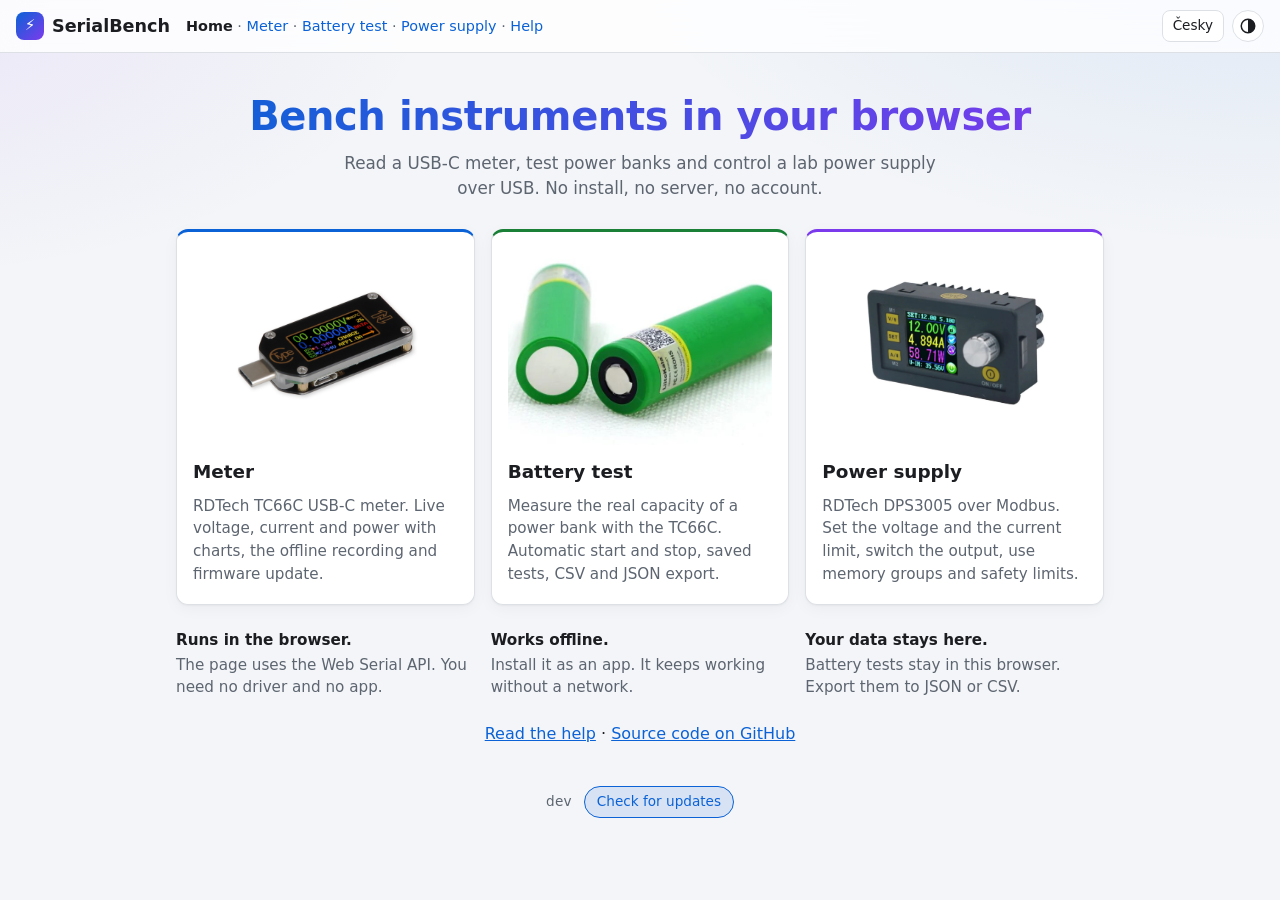
<file: index.html>
<!doctype html>
<html lang="en">
<head>
<meta charset="utf-8">
<meta name="viewport" content="width=device-width, initial-scale=1, viewport-fit=cover">
<meta name="color-scheme" content="light dark">
<script>
// Apply the stored color scheme before the first paint. js/theme.js has the toggle logic.
try { var s = localStorage.getItem('color-scheme'); document.querySelector('meta[name="color-scheme"]').content = (s === 'light' || s === 'dark') ? s : 'light dark'; } catch {}
</script>
<meta name="theme-color" content="#ffffff" media="(prefers-color-scheme: light)">
<meta name="theme-color" content="#1c1f23" media="(prefers-color-scheme: dark)">
<meta name="description" content="Bench instruments in the browser: read the RDTech TC66C USB-C meter, test power banks and control a DPS3005 power supply over Web Serial.">
<title>SerialBench</title>
<link rel="manifest" href="manifest.webmanifest">
<link rel="icon" href="icon.svg" type="image/svg+xml">
<link rel="stylesheet" href="css/style.css">
</head>
<body>
<header>
  <h1><span class="logo" aria-hidden="true">⚡</span>SerialBench</h1>
  <nav class="page-nav"><span aria-current="page">Home</span> · <a href="meter.html">Meter</a> · <a href="battery.html">Battery test</a> · <a href="dps.html">Power supply</a> · <a href="help.html">Help</a></nav>
  <div class="row header-actions">
    <button class="icon-button" id="theme-toggle" data-theme-toggle type="button" aria-label="Theme: auto">
      <svg class="icon-auto" aria-hidden="true" viewBox="0 0 24 24" width="18" height="18"><circle cx="12" cy="12" r="9" fill="none" stroke="currentColor" stroke-width="2" /><path d="M12 3a9 9 0 0 1 0 18Z" fill="currentColor" /></svg>
      <svg class="icon-sun" aria-hidden="true" viewBox="0 0 24 24" width="18" height="18"><g fill="none" stroke="currentColor" stroke-width="2" stroke-linecap="round"><circle cx="12" cy="12" r="4.5" /><path d="M12 2v2M12 20v2M2 12h2M20 12h2M4.9 4.9l1.4 1.4M17.7 17.7l1.4 1.4M4.9 19.1l1.4-1.4M17.7 6.3l1.4-1.4" /></g></svg>
      <svg class="icon-moon" aria-hidden="true" viewBox="0 0 24 24" width="18" height="18"><path fill="currentColor" d="M21 12.8A9 9 0 1 1 11.2 3a7 7 0 0 0 9.8 9.8Z" /></svg>
      <span class="visually-hidden" data-theme-label>Theme: auto</span>
    </button>
  </div>
</header>
<main class="landing">
  <div class="hero">
    <h2>Bench instruments in your browser</h2>
    <p>Read a USB-C meter, test power banks and control a lab power supply over USB. No install, no server, no account.</p>
    <p id="unsupported" class="hero-warning" role="alert" hidden>
      This browser has no Web Serial API. Use Chrome or Edge (or Firefox 151+), and open the page from a local file or from localhost/https.
    </p>
  </div>

  <div class="tool-cards">
    <article class="tool-card" style="--tint: var(--color-voltage)">
      <img src="img/tc66c.jpg" alt="" width="1080" height="1080" loading="lazy">
      <h2><a class="card-link" href="meter.html">Meter</a></h2>
      <p>RDTech TC66C USB-C meter. Live voltage, current and power with charts, the offline recording and firmware update.</p>
    </article>
    <article class="tool-card" style="--tint: var(--color-success)">
      <img class="cover" src="img/battery.jpg" alt="" width="720" height="468" loading="lazy">
      <h2><a class="card-link" href="battery.html">Battery test</a></h2>
      <p>Measure the real capacity of a power bank with the TC66C. Automatic start and stop, saved tests, CSV and JSON export.</p>
    </article>
    <article class="tool-card" style="--tint: var(--color-power)">
      <img src="img/dps.jpg" alt="" width="1133" height="1073" loading="lazy">
      <h2><a class="card-link" href="dps.html">Power supply</a></h2>
      <p>RDTech DPS3005 over Modbus. Set the voltage and the current limit, switch the output, use memory groups and safety limits.</p>
    </article>
  </div>

  <ul class="landing-facts">
    <li><strong>Runs in the browser.</strong> The page uses the Web Serial API. You need no driver and no app.</li>
    <li><strong>Works offline.</strong> Install it as an app. It keeps working without a network.</li>
    <li><strong>Your data stays here.</strong> Battery tests stay in this browser. Export them to JSON or CSV.</li>
  </ul>

  <p class="landing-more"><a href="help.html">Read the help</a> · <a href="https://github.com/mival/tc66-web-app" target="_blank" rel="noopener">Source code on GitHub</a></p>
</main>
<footer class="app-foot">
  <span class="app-version" data-app-version>dev</span>
  <button class="link-button" id="app-check" data-app-check type="button" hidden>Check for updates</button>
  <span class="app-update-message" data-app-update-message role="status" hidden></span>
</footer>
<script src="js/version.js"></script>
<script src="js/i18n-cs.js"></script>
<script src="js/i18n.js"></script>
<script src="js/theme.js"></script>
<script src="js/pwa.js"></script>
<script src="js/update.js"></script>
<script>
Theme.init();
// Show the warning when the browser cannot open a serial port.
if (!('serial' in navigator)) document.getElementById('unsupported').hidden = false;
</script>
</body>
</html>
</file>
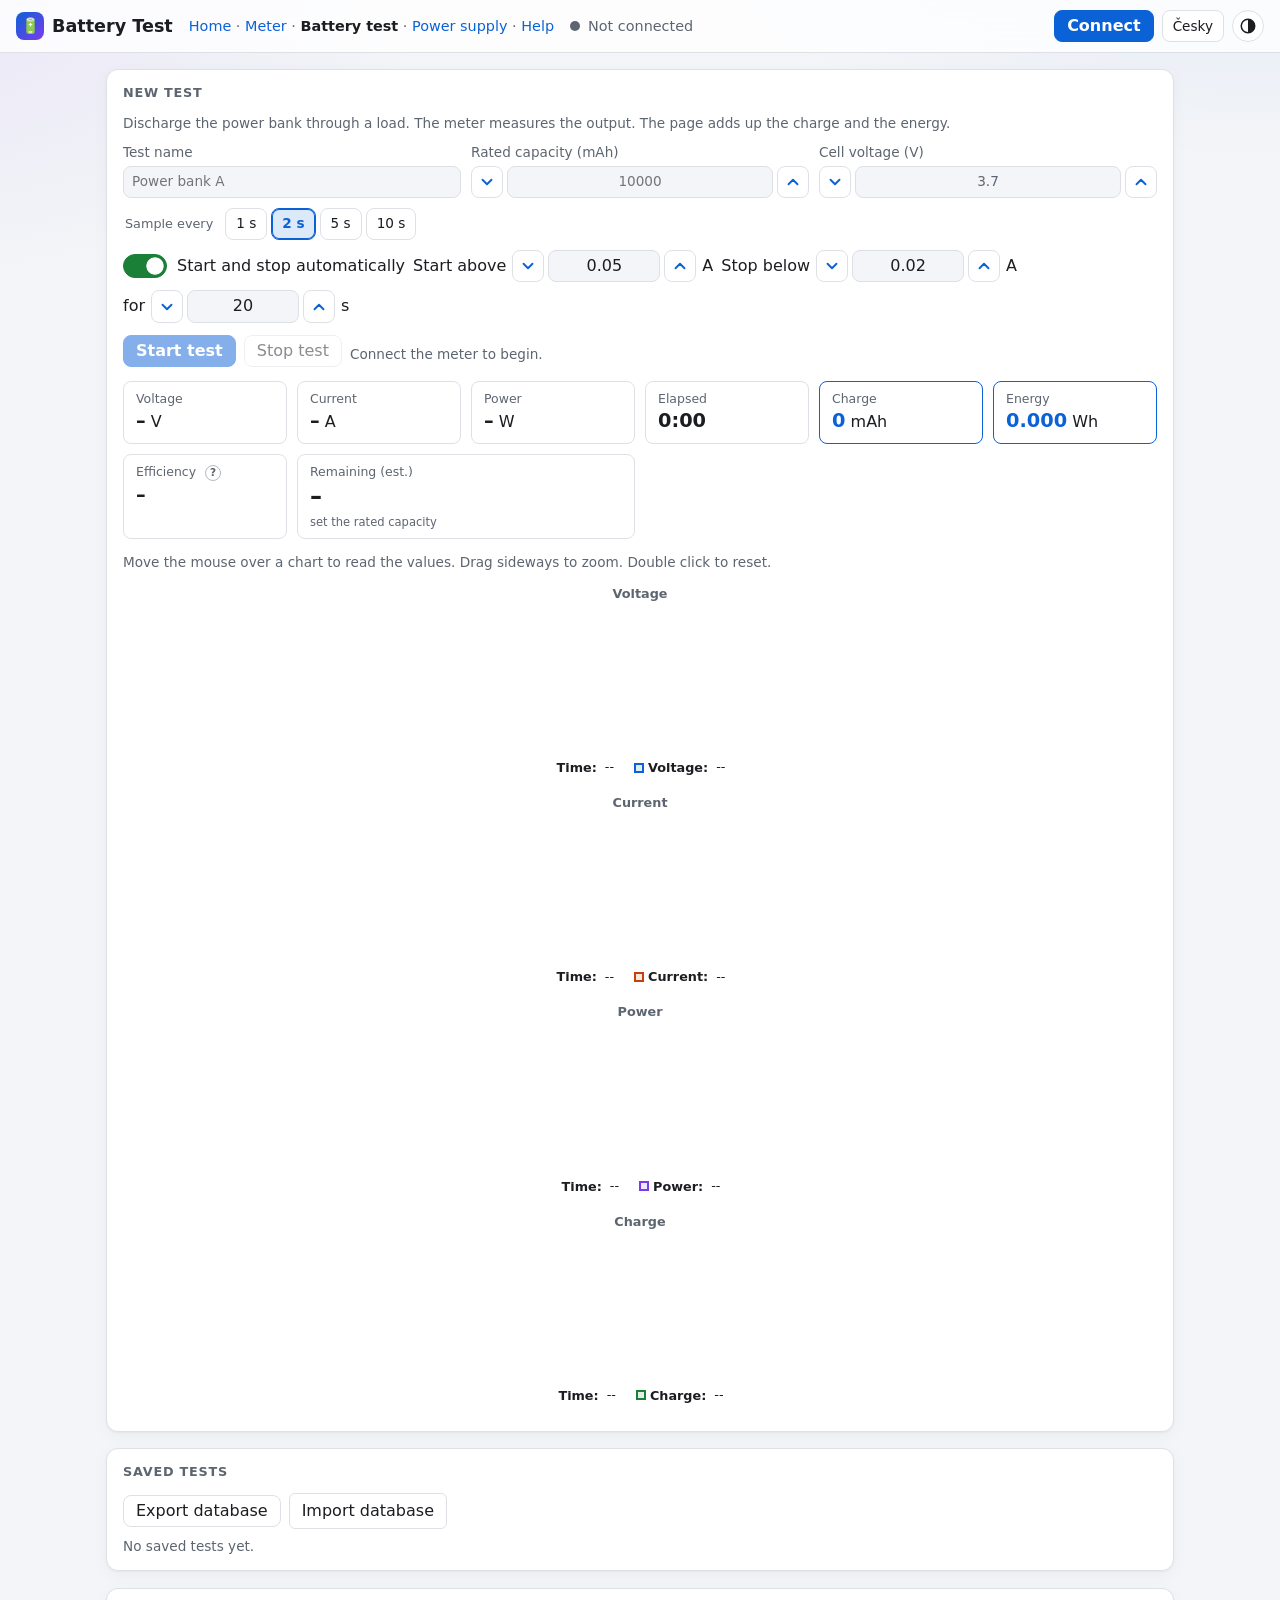
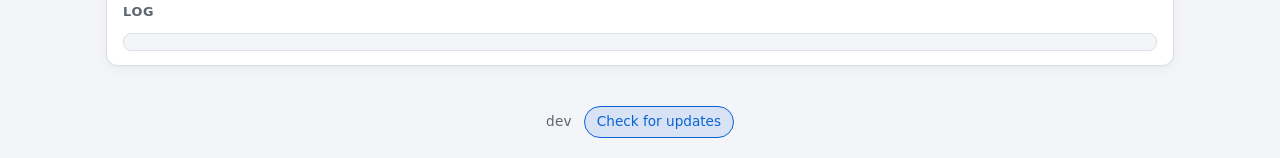
<file: battery.html>
<!doctype html>
<html lang="en">
<head>
<meta charset="utf-8">
<meta name="viewport" content="width=device-width, initial-scale=1, viewport-fit=cover">
<meta name="color-scheme" content="light dark">
<script>
// Apply the stored color scheme before the first paint. js/battery.js has the toggle logic.
try { var s = localStorage.getItem('color-scheme'); document.querySelector('meta[name="color-scheme"]').content = (s === 'light' || s === 'dark') ? s : 'light dark'; } catch {}
</script>
<meta name="theme-color" content="#ffffff" media="(prefers-color-scheme: light)">
<meta name="theme-color" content="#1c1f23" media="(prefers-color-scheme: dark)">
<title>TC66C Battery Test</title>
<link rel="manifest" href="manifest.webmanifest">
<link rel="icon" href="icon.svg" type="image/svg+xml">
<link rel="stylesheet" href="js/vendor/uplot/uPlot.min.css">
<link rel="stylesheet" href="css/style.css">
</head>
<body>
<header>
  <h1><span class="logo" aria-hidden="true">🔋</span>Battery Test</h1>
  <nav class="page-nav"><a href="index.html">Home</a> · <a href="meter.html">Meter</a> · <span aria-current="page">Battery test</span> · <a href="dps.html">Power supply</a> · <a href="help.html#battery">Help</a></nav>
  <div class="status" role="status" aria-live="polite">
    <span class="dot" id="status-dot"></span><span id="status-text">Not connected</span>
  </div>
  <div class="row header-actions">
    <button class="primary" id="connect">Connect</button>
    <button id="choose-port" type="button" hidden title="Choose another serial port">Choose port…</button>
    <button id="disconnect" hidden disabled>Disconnect</button>
    <button class="icon-button" id="theme-toggle" data-theme-toggle type="button" aria-label="Theme: auto">
      <svg class="icon-auto" aria-hidden="true" viewBox="0 0 24 24" width="18" height="18"><circle cx="12" cy="12" r="9" fill="none" stroke="currentColor" stroke-width="2" /><path d="M12 3a9 9 0 0 1 0 18Z" fill="currentColor" /></svg>
      <svg class="icon-sun" aria-hidden="true" viewBox="0 0 24 24" width="18" height="18"><g fill="none" stroke="currentColor" stroke-width="2" stroke-linecap="round"><circle cx="12" cy="12" r="4.5" /><path d="M12 2v2M12 20v2M2 12h2M20 12h2M4.9 4.9l1.4 1.4M17.7 17.7l1.4 1.4M4.9 19.1l1.4-1.4M17.7 6.3l1.4-1.4" /></g></svg>
      <svg class="icon-moon" aria-hidden="true" viewBox="0 0 24 24" width="18" height="18"><path fill="currentColor" d="M21 12.8A9 9 0 1 1 11.2 3a7 7 0 0 0 9.8 9.8Z" /></svg>
      <span class="visually-hidden" data-theme-label>Theme: auto</span>
    </button>
  </div>
</header>
<main>
  <section id="unsupported" class="error-message" hidden>
    This browser has no Web Serial API. Use Chrome or Edge (or Firefox 151+), and open the page from a local file or from localhost/https.
  </section>
  <section id="db-error" class="error-message" hidden></section>

  <section aria-labelledby="test-heading">
    <h2 id="test-heading">New test</h2>
    <p class="hint">Discharge the power bank through a load. The meter measures the output. The page adds up the charge and the energy.</p>
    <div class="field-grid">
      <label>Test name <input type="text" id="session-name" placeholder="Power bank A" maxlength="80"></label>
      <label>Rated capacity (mAh) <input type="number" id="rated-mah" min="0" step="100" placeholder="10000" data-stepper="rated capacity"></label>
      <label>Cell voltage (V) <input type="number" id="nominal-v" min="0" step="0.05" value="3.7" data-stepper="cell voltage"></label>
    </div>
    <fieldset class="segmented" id="sample-interval">
      <legend>Sample every</legend>
      <label><input type="radio" name="sample-interval" value="1000"><span>1 s</span></label>
      <label><input type="radio" name="sample-interval" value="2000" checked><span>2 s</span></label>
      <label><input type="radio" name="sample-interval" value="5000"><span>5 s</span></label>
      <label><input type="radio" name="sample-interval" value="10000"><span>10 s</span></label>
    </fieldset>
    <div class="row auto-row">
      <label class="switch-field"><input type="checkbox" switch role="switch" id="auto-mode" checked> Start and stop automatically</label>
      <label>Start above <input type="number" id="start-threshold" min="0" step="0.01" value="0.05" data-stepper="start threshold"> A</label>
      <label>Stop below <input type="number" id="stop-threshold" min="0" step="0.01" value="0.02" data-stepper="stop threshold"> A</label>
      <label>for <input type="number" id="stop-hold" min="1" step="1" value="20" data-stepper="stop time"> s</label>
    </div>
    <div class="row">
      <button class="primary" id="start-test" disabled>Start test</button>
      <button id="stop-test" disabled>Stop test</button>
      <span id="test-status" class="hint" role="status">Connect the meter to begin.</span>
    </div>

    <div class="stat-tiles" id="live-stats">
      <div class="tile"><div class="label">Voltage</div><span class="value" id="stat-v">–</span> V</div>
      <div class="tile"><div class="label">Current</div><span class="value" id="stat-a">–</span> A</div>
      <div class="tile"><div class="label">Power</div><span class="value" id="stat-w">–</span> W</div>
      <div class="tile"><div class="label">Elapsed</div><span class="value" id="stat-time">0:00</span></div>
      <div class="tile strong"><div class="label">Charge</div><span class="value" id="stat-mah">0</span> mAh</div>
      <div class="tile strong"><div class="label">Energy</div><span class="value" id="stat-wh">0.000</span> Wh</div>
      <div class="tile"><div class="label">Efficiency <button type="button" class="help-btn" popovertarget="help-efficiency" aria-label="What is efficiency?">?</button></div><span class="value" id="stat-eff">–</span></div>
      <div class="tile wide" title="Estimate: rated energy (mAh × cell voltage) minus delivered energy, at the average power of the last 5 minutes. Conversion losses make the real time shorter."><div class="label">Remaining (est.)</div><span class="value" id="stat-eta">–</span><div class="note" id="stat-eta-note"></div></div>
    </div>

    <!-- Help text for the efficiency tile. It opens from the "?" button. -->
    <div popover id="help-efficiency" class="help-pop">
      Delivered energy divided by the rated energy (rated mAh × cell voltage).
      80–90 % is good for a power bank. Below 70 % is poor.
      <a href="help.html#efficiency">More in Help</a>
    </div>

    <p class="hint">Move the mouse over a chart to read the values. Drag sideways to zoom. Double click to reset.</p>
    <div class="charts" aria-label="Live charts of voltage, current, power and cumulative charge.">
      <div class="uchart" id="chart-voltage"></div>
      <div class="uchart" id="chart-current"></div>
      <div class="uchart" id="chart-power"></div>
      <div class="uchart" id="chart-mah"></div>
    </div>
  </section>

  <section aria-labelledby="history-heading">
    <h2 id="history-heading">Saved tests</h2>
    <div class="row">
      <button id="export-db">Export database</button>
      <label class="file-button">Import database<input type="file" id="import-db" accept=".json,application/json" hidden></label>
      <span id="history-status" class="hint"></span>
    </div>
    <div id="history-empty" class="hint">No saved tests yet.</div>
    <table id="history-table" class="session-list" hidden>
      <thead><tr><th>Name</th><th>Date</th><th>Duration</th><th>mAh</th><th>Wh</th><th>Efficiency</th><th></th></tr></thead>
      <tbody id="history-body"></tbody>
    </table>

    <div id="view-session" hidden>
      <h3 id="view-title">Test</h3>
      <dl class="info" id="view-stats"></dl>
      <div class="row">
        <button id="rename-session">Rename</button>
        <button id="download-session-csv">Download CSV</button>
        <button id="delete-session" class="danger-button">Delete</button>
      </div>
      <div class="charts" aria-label="Charts of the selected saved test.">
        <div class="uchart" id="view-chart-voltage"></div>
        <div class="uchart" id="view-chart-current"></div>
        <div class="uchart" id="view-chart-power"></div>
        <div class="uchart" id="view-chart-mah"></div>
      </div>
    </div>
  </section>

  <section aria-labelledby="log-heading">
    <h2 id="log-heading">Log</h2>
    <pre id="log" aria-live="polite"></pre>
  </section>
</main>
<footer class="app-foot">
  <span class="app-version" data-app-version>dev</span>
  <button class="link-button" id="app-check" data-app-check type="button" hidden>Check for updates</button>
  <span class="app-update-message" data-app-update-message role="status" hidden></span>
</footer>
<script src="js/version.js"></script>
<script src="js/i18n-cs.js"></script>
<script src="js/i18n.js"></script>
<script src="js/common.js"></script>
<script src="js/tc66.js"></script>
<script src="js/vendor/uplot/uPlot.iife.min.js"></script>
<script src="js/uchart.js"></script>
<script src="js/stepper.js"></script>
<script src="js/theme.js"></script>
<script src="js/db.js"></script>
<script src="js/battery.js"></script>
<script src="js/pwa.js"></script>
<script src="js/update.js"></script>
</body>
</html>
</file>
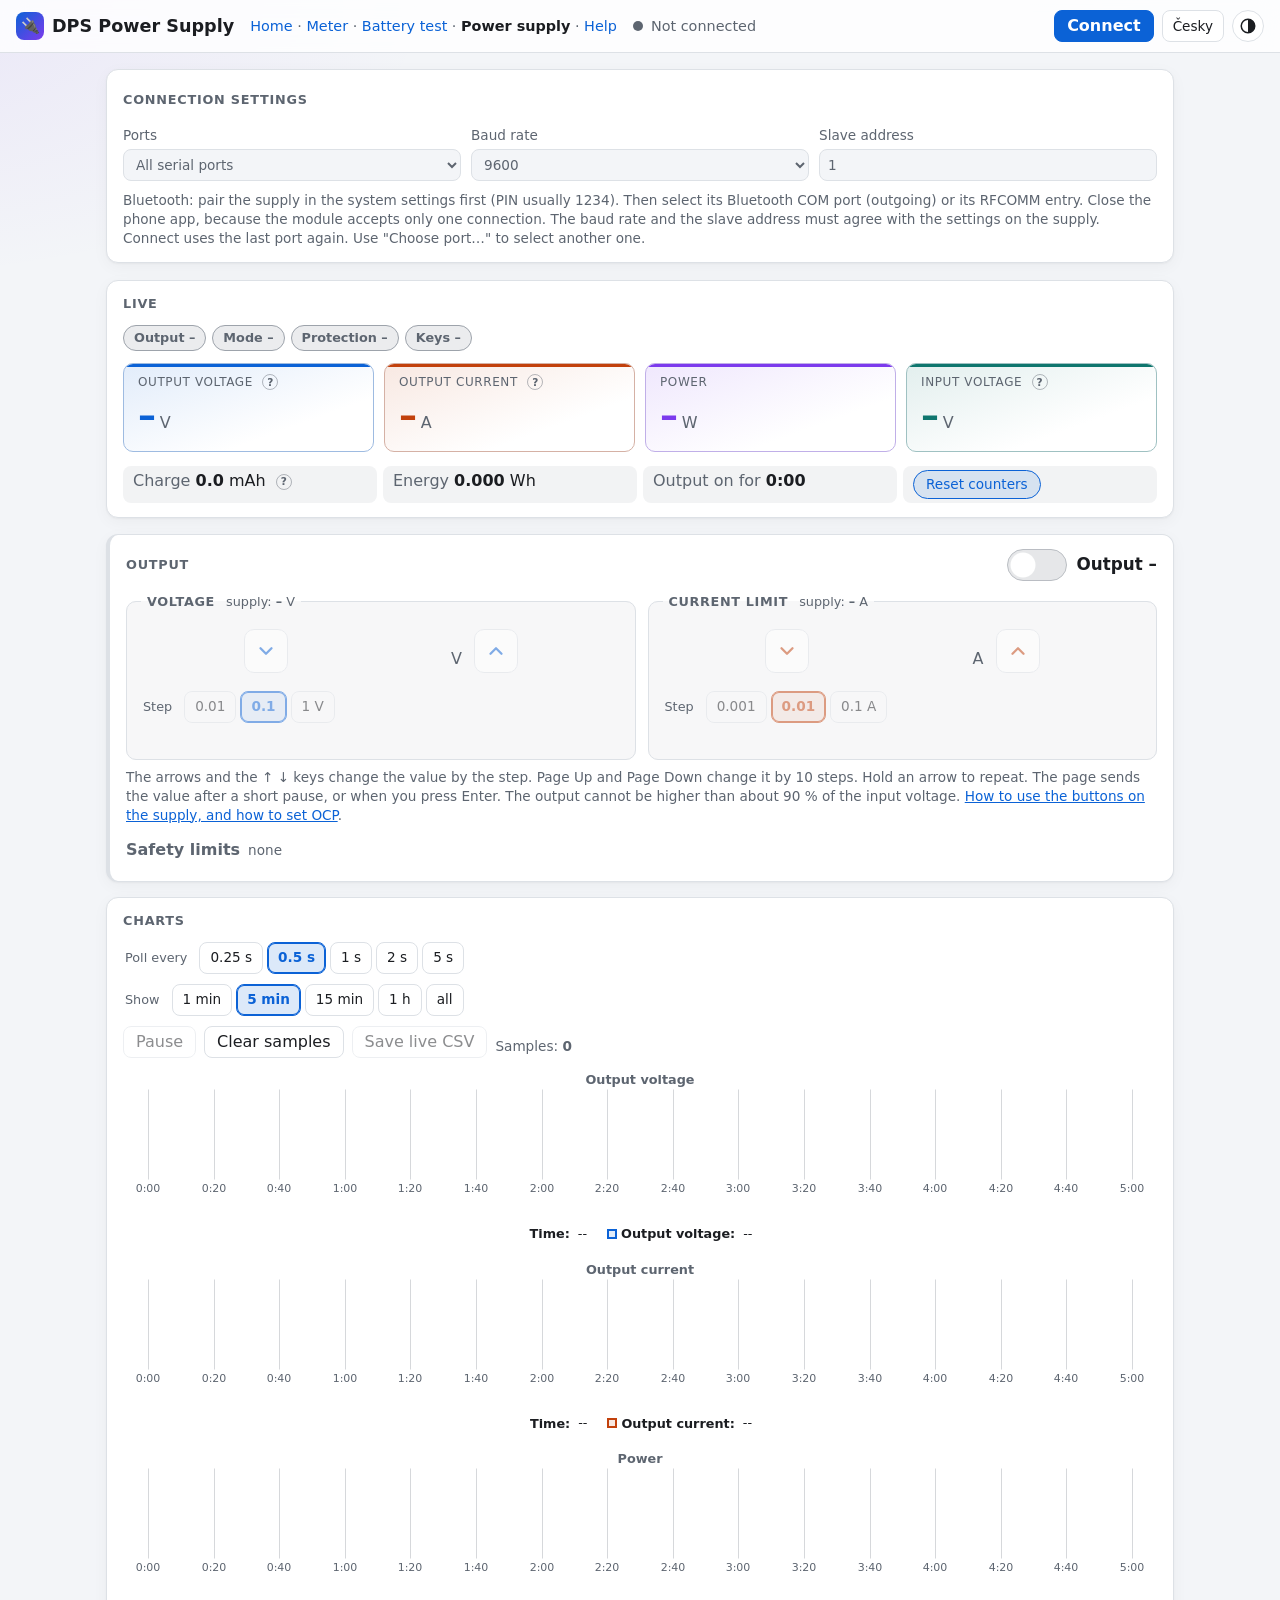
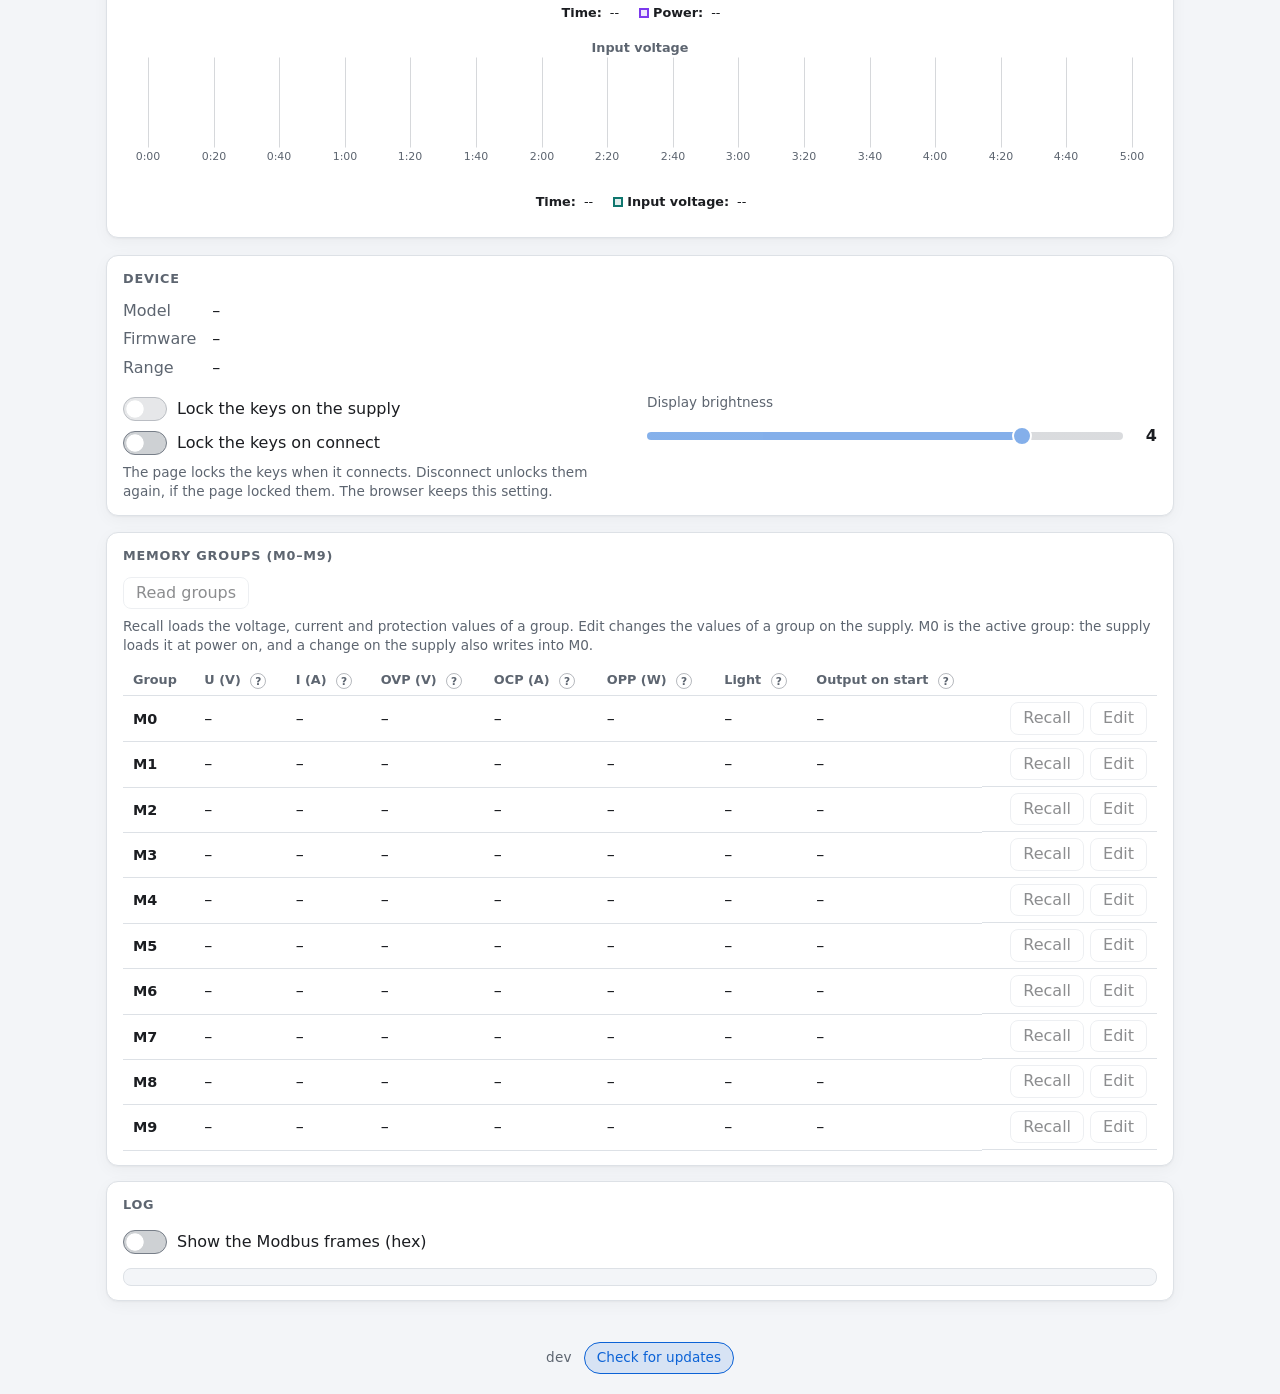
<file: dps.html>
<!doctype html>
<html lang="en">
<head>
<meta charset="utf-8">
<meta name="viewport" content="width=device-width, initial-scale=1, viewport-fit=cover">
<meta name="color-scheme" content="light dark">
<script>
// Apply the stored color scheme before the first paint. js/theme.js has the toggle logic.
try { var s = localStorage.getItem('color-scheme'); document.querySelector('meta[name="color-scheme"]').content = (s === 'light' || s === 'dark') ? s : 'light dark'; } catch {}
</script>
<meta name="theme-color" content="#ffffff" media="(prefers-color-scheme: light)">
<meta name="theme-color" content="#1c1f23" media="(prefers-color-scheme: dark)">
<title>DPS Power Supply</title>
<link rel="manifest" href="manifest.webmanifest">
<link rel="icon" href="icon.svg" type="image/svg+xml">
<link rel="stylesheet" href="js/vendor/uplot/uPlot.min.css">
<link rel="stylesheet" href="css/style.css">
</head>
<body>
<header>
  <h1><span class="logo" aria-hidden="true">🔌</span>DPS Power Supply</h1>
  <nav class="page-nav"><a href="index.html">Home</a> · <a href="meter.html">Meter</a> · <a href="battery.html">Battery test</a> · <span aria-current="page">Power supply</span> · <a href="help.html#power-supply">Help</a></nav>
  <div class="status" role="status" aria-live="polite">
    <span class="dot" id="status-dot"></span><span id="status-text">Not connected</span>
  </div>
  <div class="row header-actions">
    <button class="primary" id="connect">Connect</button>
    <button id="choose-port" type="button" hidden title="Choose another serial port">Choose port…</button>
    <button id="disconnect" hidden disabled>Disconnect</button>
    <button class="icon-button" id="theme-toggle" data-theme-toggle type="button" aria-label="Theme: auto">
      <svg class="icon-auto" aria-hidden="true" viewBox="0 0 24 24" width="18" height="18"><circle cx="12" cy="12" r="9" fill="none" stroke="currentColor" stroke-width="2" /><path d="M12 3a9 9 0 0 1 0 18Z" fill="currentColor" /></svg>
      <svg class="icon-sun" aria-hidden="true" viewBox="0 0 24 24" width="18" height="18"><g fill="none" stroke="currentColor" stroke-width="2" stroke-linecap="round"><circle cx="12" cy="12" r="4.5" /><path d="M12 2v2M12 20v2M2 12h2M20 12h2M4.9 4.9l1.4 1.4M17.7 17.7l1.4 1.4M4.9 19.1l1.4-1.4M17.7 6.3l1.4-1.4" /></g></svg>
      <svg class="icon-moon" aria-hidden="true" viewBox="0 0 24 24" width="18" height="18"><path fill="currentColor" d="M21 12.8A9 9 0 1 1 11.2 3a7 7 0 0 0 9.8 9.8Z" /></svg>
      <span class="visually-hidden" data-theme-label>Theme: auto</span>
    </button>
  </div>
</header>
<main>
  <section id="unsupported" class="error-message" hidden>
    This browser has no Web Serial API. Use Chrome or Edge (or Firefox 151+), and open the page from a local file or from localhost/https.
  </section>

  <section class="connection-panel">
    <details id="connection-details" open>
      <summary id="connection-heading">Connection settings</summary>
      <div class="field-grid">
        <label>Ports
          <select id="port-kind">
            <option value="any" selected>All serial ports</option>
            <option value="bluetooth">Bluetooth (RFCOMM) only</option>
          </select>
        </label>
        <label>Baud rate
          <select id="baud-rate">
            <option value="2400">2400</option>
            <option value="4800">4800</option>
            <option value="9600" selected>9600</option>
            <option value="19200">19200</option>
          </select>
        </label>
        <label>Slave address <input type="number" id="slave-address" min="1" max="247" step="1" value="1"></label>
      </div>
      <p class="hint">
        Bluetooth: pair the supply in the system settings first (PIN usually 1234). Then select its Bluetooth COM port
        (outgoing) or its RFCOMM entry. Close the phone app, because the module accepts only one connection.
        The baud rate and the slave address must agree with the settings on the supply.
        Connect uses the last port again. Use "Choose port…" to select another one.
      </p>
    </details>
  </section>

  <section aria-labelledby="live-heading">
    <h2 id="live-heading">Live</h2>
    <div class="dps-badges" aria-label="Supply state">
      <span class="badge" id="badge-output" data-state="off">Output –</span>
      <span class="badge" id="badge-mode">Mode –</span>
      <span class="badge" id="badge-protection">Protection –</span>
      <span class="badge" id="badge-lock">Keys –</span>
    </div>
    <div class="readouts">
      <div class="readout voltage"><div class="label" data-unit="V">Output voltage <button type="button" class="help-btn" popovertarget="help-dps-voltage" aria-label="What is the output voltage?">?</button></div><span class="value" id="value-voltage">–</span><span class="unit">V</span></div>
      <div class="readout current"><div class="label" data-unit="A">Output current <button type="button" class="help-btn" popovertarget="help-dps-current" aria-label="What is the output current?">?</button></div><span class="value" id="value-current">–</span><span class="unit">A</span></div>
      <div class="readout power"><div class="label" data-unit="W">Power</div><span class="value" id="value-power">–</span><span class="unit">W</span></div>
      <div class="readout input"><div class="label" data-unit="V">Input voltage <button type="button" class="help-btn" popovertarget="help-dps-input" aria-label="What is the input voltage?">?</button></div><span class="value" id="value-input-voltage">–</span><span class="unit">V</span></div>
    </div>
    <div class="secondary-values dps-counters">
      <div><span>Charge </span><b id="value-charge">0.0</b> mAh <button type="button" class="help-btn" popovertarget="help-dps-counters" aria-label="What are the charge and energy counters?">?</button></div>
      <div><span>Energy </span><b id="value-energy">0.000</b> Wh</div>
      <div><span>Output on for </span><b id="value-on-time">0:00</b></div>
      <div><button type="button" class="link-button" id="reset-counters">Reset counters</button></div>
    </div>
    <div popover id="help-dps-counters" class="help-pop">The page adds up the charge and the energy at the output while it polls. The supply does not count them. A gap of more than 30 s (for example a lost connection) adds nothing.</div>
    <div popover id="help-dps-voltage" class="help-pop">Voltage at the output terminals. In CV mode it is the same as U-SET.</div>
    <div popover id="help-dps-current" class="help-pop">Current that the load draws. In CC mode the supply holds it at I-SET and lowers the voltage.</div>
    <div popover id="help-dps-input" class="help-pop">Voltage from the adapter that feeds the supply. The output can be at most about 90 % of it.</div>
  </section>

  <section aria-labelledby="output-heading" class="output-panel">
    <div class="output-head">
      <h2 id="output-heading">Output</h2>
      <label class="switch-field switch-large">
        <input type="checkbox" switch role="switch" id="output-switch" disabled>
        <span>Output <b id="output-state">off</b></span>
      </label>
    </div>

    <div class="protection-alert" id="protection-alert" role="alert" hidden>
      <strong id="protection-alert-title">Protection</strong>
      <span id="protection-alert-text"></span>
    </div>
    <p class="input-warning" id="input-warning" role="status" hidden></p>

    <div class="setpoints">
      <fieldset class="setpoint" data-setpoint="voltage">
        <legend>Voltage <span class="setpoint-readback">supply: <b id="value-voltage-set">–</b> V</span></legend>
        <div class="setpoint-dial">
          <button type="button" class="step-button" data-step="-1" aria-label="Decrease the voltage" disabled>
            <svg aria-hidden="true" viewBox="0 0 24 24" width="22" height="22"><path d="M6 9l6 6 6-6" fill="none" stroke="currentColor" stroke-width="2.5" stroke-linecap="round" stroke-linejoin="round" /></svg>
          </button>
          <label class="setpoint-value">
            <span class="visually-hidden">Voltage in volts</span>
            <input type="number" id="set-voltage" inputmode="decimal" min="0" max="32" step="0.01" required disabled
                   aria-describedby="setpoint-keys" data-error="set-voltage-error">
            <span class="setpoint-unit" aria-hidden="true">V</span>
          </label>
          <button type="button" class="step-button" data-step="1" aria-label="Increase the voltage" disabled>
            <svg aria-hidden="true" viewBox="0 0 24 24" width="22" height="22"><path d="M6 15l6-6 6 6" fill="none" stroke="currentColor" stroke-width="2.5" stroke-linecap="round" stroke-linejoin="round" /></svg>
          </button>
        </div>
        <p class="error-msg" id="set-voltage-error"><span role="img" aria-label="Error">⚠</span> Enter a voltage from 0 to <span data-max>32</span> V.</p>
        <fieldset class="segmented">
          <legend>Step</legend>
          <label><input type="radio" name="voltage-step" value="0.01"><span>0.01</span></label>
          <label><input type="radio" name="voltage-step" value="0.1" checked><span>0.1</span></label>
          <label><input type="radio" name="voltage-step" value="1"><span>1 V</span></label>
        </fieldset>
        <p class="setpoint-status" id="set-voltage-status" role="status"></p>
      </fieldset>

      <fieldset class="setpoint" data-setpoint="current">
        <legend>Current limit <span class="setpoint-readback">supply: <b id="value-current-set">–</b> A</span></legend>
        <div class="setpoint-dial">
          <button type="button" class="step-button" data-step="-1" aria-label="Decrease the current limit" disabled>
            <svg aria-hidden="true" viewBox="0 0 24 24" width="22" height="22"><path d="M6 9l6 6 6-6" fill="none" stroke="currentColor" stroke-width="2.5" stroke-linecap="round" stroke-linejoin="round" /></svg>
          </button>
          <label class="setpoint-value">
            <span class="visually-hidden">Current limit in amperes</span>
            <input type="number" id="set-current" inputmode="decimal" min="0" max="5" step="0.001" required disabled
                   aria-describedby="setpoint-keys" data-error="set-current-error">
            <span class="setpoint-unit" aria-hidden="true">A</span>
          </label>
          <button type="button" class="step-button" data-step="1" aria-label="Increase the current limit" disabled>
            <svg aria-hidden="true" viewBox="0 0 24 24" width="22" height="22"><path d="M6 15l6-6 6 6" fill="none" stroke="currentColor" stroke-width="2.5" stroke-linecap="round" stroke-linejoin="round" /></svg>
          </button>
        </div>
        <p class="error-msg" id="set-current-error"><span role="img" aria-label="Error">⚠</span> Enter a current from 0 to <span data-max>5</span> A.</p>
        <fieldset class="segmented">
          <legend>Step</legend>
          <label><input type="radio" name="current-step" value="0.001"><span>0.001</span></label>
          <label><input type="radio" name="current-step" value="0.01" checked><span>0.01</span></label>
          <label><input type="radio" name="current-step" value="0.1"><span>0.1 A</span></label>
        </fieldset>
        <p class="setpoint-status" id="set-current-status" role="status"></p>
      </fieldset>
    </div>
    <p class="hint" id="setpoint-keys">
      The arrows and the ↑ ↓ keys change the value by the step. Page Up and Page Down change it by 10 steps.
      Hold an arrow to repeat. The page sends the value after a short pause, or when you press Enter.
      The output cannot be higher than about 90 % of the input voltage.
      <a href="help.html#dps-buttons">How to use the buttons on the supply, and how to set OCP</a>.
    </p>
    <details class="safety-limits" id="safety-limits">
      <summary>Safety limits <span class="hint" id="safety-limits-summary">none</span></summary>
      <p class="hint">The page does not send a voltage or a current limit above these values. Leave a field empty for no limit. The browser keeps the values.</p>
      <div class="field-grid">
        <label>Highest voltage (V) <input type="number" id="limit-voltage" min="0" max="32" step="0.1" placeholder="no limit" data-stepper="voltage limit"></label>
        <label>Highest current limit (A) <input type="number" id="limit-current" min="0" max="5" step="0.01" placeholder="no limit" data-stepper="current limit"></label>
      </div>
    </details>
  </section>

  <section aria-labelledby="charts-heading">
    <h2 id="charts-heading">Charts</h2>
    <div class="chart-controls">
      <fieldset class="segmented" id="poll-interval">
        <legend>Poll every</legend>
        <label><input type="radio" name="poll-interval" value="250"><span>0.25 s</span></label>
        <label><input type="radio" name="poll-interval" value="500" checked><span>0.5 s</span></label>
        <label><input type="radio" name="poll-interval" value="1000"><span>1 s</span></label>
        <label><input type="radio" name="poll-interval" value="2000"><span>2 s</span></label>
        <label><input type="radio" name="poll-interval" value="5000"><span>5 s</span></label>
      </fieldset>
      <fieldset class="segmented" id="chart-window">
        <legend>Show</legend>
        <label><input type="radio" name="chart-window" value="60"><span>1 min</span></label>
        <label><input type="radio" name="chart-window" value="300" checked><span>5 min</span></label>
        <label><input type="radio" name="chart-window" value="900"><span>15 min</span></label>
        <label><input type="radio" name="chart-window" value="3600"><span>1 h</span></label>
        <label><input type="radio" name="chart-window" value="0"><span>all</span></label>
      </fieldset>
      <div class="row">
        <button id="pause" disabled>Pause</button>
        <button id="clear">Clear samples</button>
        <button id="save-live" disabled>Save live CSV</button>
        <span class="hint">Samples: <b id="value-sample-count">0</b></span>
      </div>
    </div>
    <div class="charts" role="img" aria-label="Charts of output voltage, output current, power and input voltage over time. The current values are shown above.">
      <div class="uchart" id="chart-voltage"></div>
      <div class="uchart" id="chart-current"></div>
      <div class="uchart" id="chart-power"></div>
      <div class="uchart" id="chart-input-voltage"></div>
    </div>
  </section>

  <div class="device-row">
    <section aria-labelledby="device-heading">
      <h2 id="device-heading">Device</h2>
      <dl class="info">
        <dt>Model</dt><dd id="device-model">–</dd>
        <dt>Firmware</dt><dd id="device-firmware">–</dd>
        <dt>Range</dt><dd id="device-range">–</dd>
      </dl>
      <div class="device-controls">
        <div class="lock-group">
          <label class="switch-field">
            <input type="checkbox" switch role="switch" id="lock-switch" disabled>
            <span>Lock the keys on the supply</span>
          </label>
          <label class="switch-field">
            <input type="checkbox" switch role="switch" id="autolock-switch" aria-describedby="autolock-hint">
            <span>Lock the keys on connect</span>
          </label>
          <p class="hint" id="autolock-hint">The page locks the keys when it connects. Disconnect unlocks them again, if the page locked them. The browser keeps this setting.</p>
        </div>
        <div class="brightness-field">
          <label for="brightness">Display brightness</label>
          <input type="range" id="brightness" min="0" max="5" step="1" value="4" disabled>
          <output id="brightness-value" for="brightness">4</output>
        </div>
      </div>
    </section>
  </div>

  <section aria-labelledby="presets-heading">
    <h2 id="presets-heading">Memory groups (M0–M9)</h2>
    <div class="row">
      <button id="read-presets" disabled>Read groups</button>
      <span id="presets-status" class="hint" role="status"></span>
    </div>
    <p class="hint">Recall loads the voltage, current and protection values of a group. Edit changes the values of a group on the supply. M0 is the active group: the supply loads it at power on, and a change on the supply also writes into M0.</p>
    <div class="table-scroll">
      <table class="session-list preset-table" id="preset-table">
        <thead><tr><th scope="col">Group</th><th scope="col">U (V) <button type="button" class="help-btn" popovertarget="help-preset-u" aria-label="What is U?">?</button></th><th scope="col">I (A) <button type="button" class="help-btn" popovertarget="help-preset-i" aria-label="What is I?">?</button></th><th scope="col">OVP (V) <button type="button" class="help-btn" popovertarget="help-preset-ovp" aria-label="What is OVP?">?</button></th><th scope="col">OCP (A) <button type="button" class="help-btn" popovertarget="help-preset-ocp" aria-label="What is OCP?">?</button></th><th scope="col">OPP (W) <button type="button" class="help-btn" popovertarget="help-preset-opp" aria-label="What is OPP?">?</button></th><th scope="col">Light <button type="button" class="help-btn" popovertarget="help-preset-light" aria-label="What is Light?">?</button></th><th scope="col">Output on start <button type="button" class="help-btn" popovertarget="help-preset-start" aria-label="What is Output on start?">?</button></th><th><span class="visually-hidden">Action</span></th></tr></thead>
        <tbody id="preset-body"></tbody>
      </table>
    </div>
    <!-- Help texts for the memory group columns. Each one opens from its "?" button. -->
    <div popover id="help-preset-u" class="help-pop">Output voltage (U-SET) that the group sets.</div>
    <div popover id="help-preset-i" class="help-pop">Current limit (I-SET) that the group sets. Above this current the supply goes to CC mode and lowers the voltage.</div>
    <div popover id="help-preset-ovp" class="help-pop">Over-voltage protection. If the output voltage goes above this value, the supply switches the output off and shows OVP.</div>
    <div popover id="help-preset-ocp" class="help-pop">Over-current protection. If the output current goes above this value, the supply switches the output off and shows OCP.</div>
    <div popover id="help-preset-opp" class="help-pop">Over-power protection. If the output power goes above this value, the supply switches the output off and shows OPP.</div>
    <div popover id="help-preset-light" class="help-pop">Display brightness that the group sets, from 0 (dark) to 5 (bright).</div>
    <div popover id="help-preset-start" class="help-pop">Output state after power on. "yes" means that the output switches on as soon as the supply starts with this group. Use it with care.</div>

    <!-- Edit dialog for one memory group. js/dps-app.js opens it with showModal(). -->
    <dialog id="preset-dialog" class="preset-dialog" aria-labelledby="preset-dialog-title">
      <form method="dialog" id="preset-form">
        <h1 id="preset-dialog-title">Edit memory group <span id="preset-dialog-group">M1</span></h1>
        <p class="hint" id="preset-dialog-note" hidden>M0 is the active group. Save changes the settings of the supply now and at power on.</p>
        <div class="preset-fields">
          <label>Voltage U (V) <input type="number" id="preset-voltage" name="voltageSet" autofocus min="0" max="32" step="0.01" required data-stepper="voltage"></label>
          <label>Current limit I (A) <input type="number" id="preset-current" name="currentSet" min="0" max="5" step="0.001" required data-stepper="current limit"></label>
          <label>OVP (V) <input type="number" id="preset-ovp" name="overVoltage" min="0" max="33" step="0.01" required data-stepper="over-voltage protection"></label>
          <label>OCP (A) <input type="number" id="preset-ocp" name="overCurrent" min="0" max="5.1" step="0.001" required data-stepper="over-current protection"></label>
          <label>OPP (W) <input type="number" id="preset-opp" name="overPower" min="0" max="161" step="0.1" required data-stepper="over-power protection"></label>
          <label>Light (0–5) <input type="number" id="preset-light" name="brightness" min="0" max="5" step="1" required data-stepper="brightness"></label>
        </div>
        <div class="preset-switches">
          <label class="switch-field"><input type="checkbox" switch role="switch" id="preset-mpre" name="memoryPreset"> Keep the output state on recall (M-PRE)</label>
          <label class="switch-field"><input type="checkbox" switch role="switch" id="preset-start" name="outputOnStart"> Output on at power on (S-INI)</label>
        </div>
        <p class="hint">Set OVP a little above U and OCP a little above I. The supply switches the output off at these limits.</p>
        <div class="dialog-actions">
          <button type="button" id="preset-use-current">Use current U/I</button>
          <span class="dialog-actions-end">
            <button value="cancel" formnovalidate>Cancel</button>
            <button value="save" class="primary">Save to supply</button>
          </span>
        </div>
      </form>
    </dialog>
  </section>

  <section aria-labelledby="log-heading">
    <h2 id="log-heading">Log</h2>
    <label class="switch-field"><input type="checkbox" switch role="switch" id="log-frames"> Show the Modbus frames (hex)</label>
    <pre id="log" aria-live="polite"></pre>
  </section>
</main>
<footer class="app-foot">
  <span class="app-version" data-app-version>dev</span>
  <button class="link-button" id="app-check" data-app-check type="button" hidden>Check for updates</button>
  <span class="app-update-message" data-app-update-message role="status" hidden></span>
</footer>
<script src="js/version.js"></script>
<script src="js/i18n-cs.js"></script>
<script src="js/i18n.js"></script>
<script src="js/common.js"></script>
<script src="js/dps.js"></script>
<script src="js/vendor/uplot/uPlot.iife.min.js"></script>
<script src="js/uchart.js"></script>
<script src="js/stepper.js"></script>
<script src="js/theme.js"></script>
<script src="js/dps-app.js"></script>
<script src="js/pwa.js"></script>
<script src="js/update.js"></script>
</body>
</html>
</file>
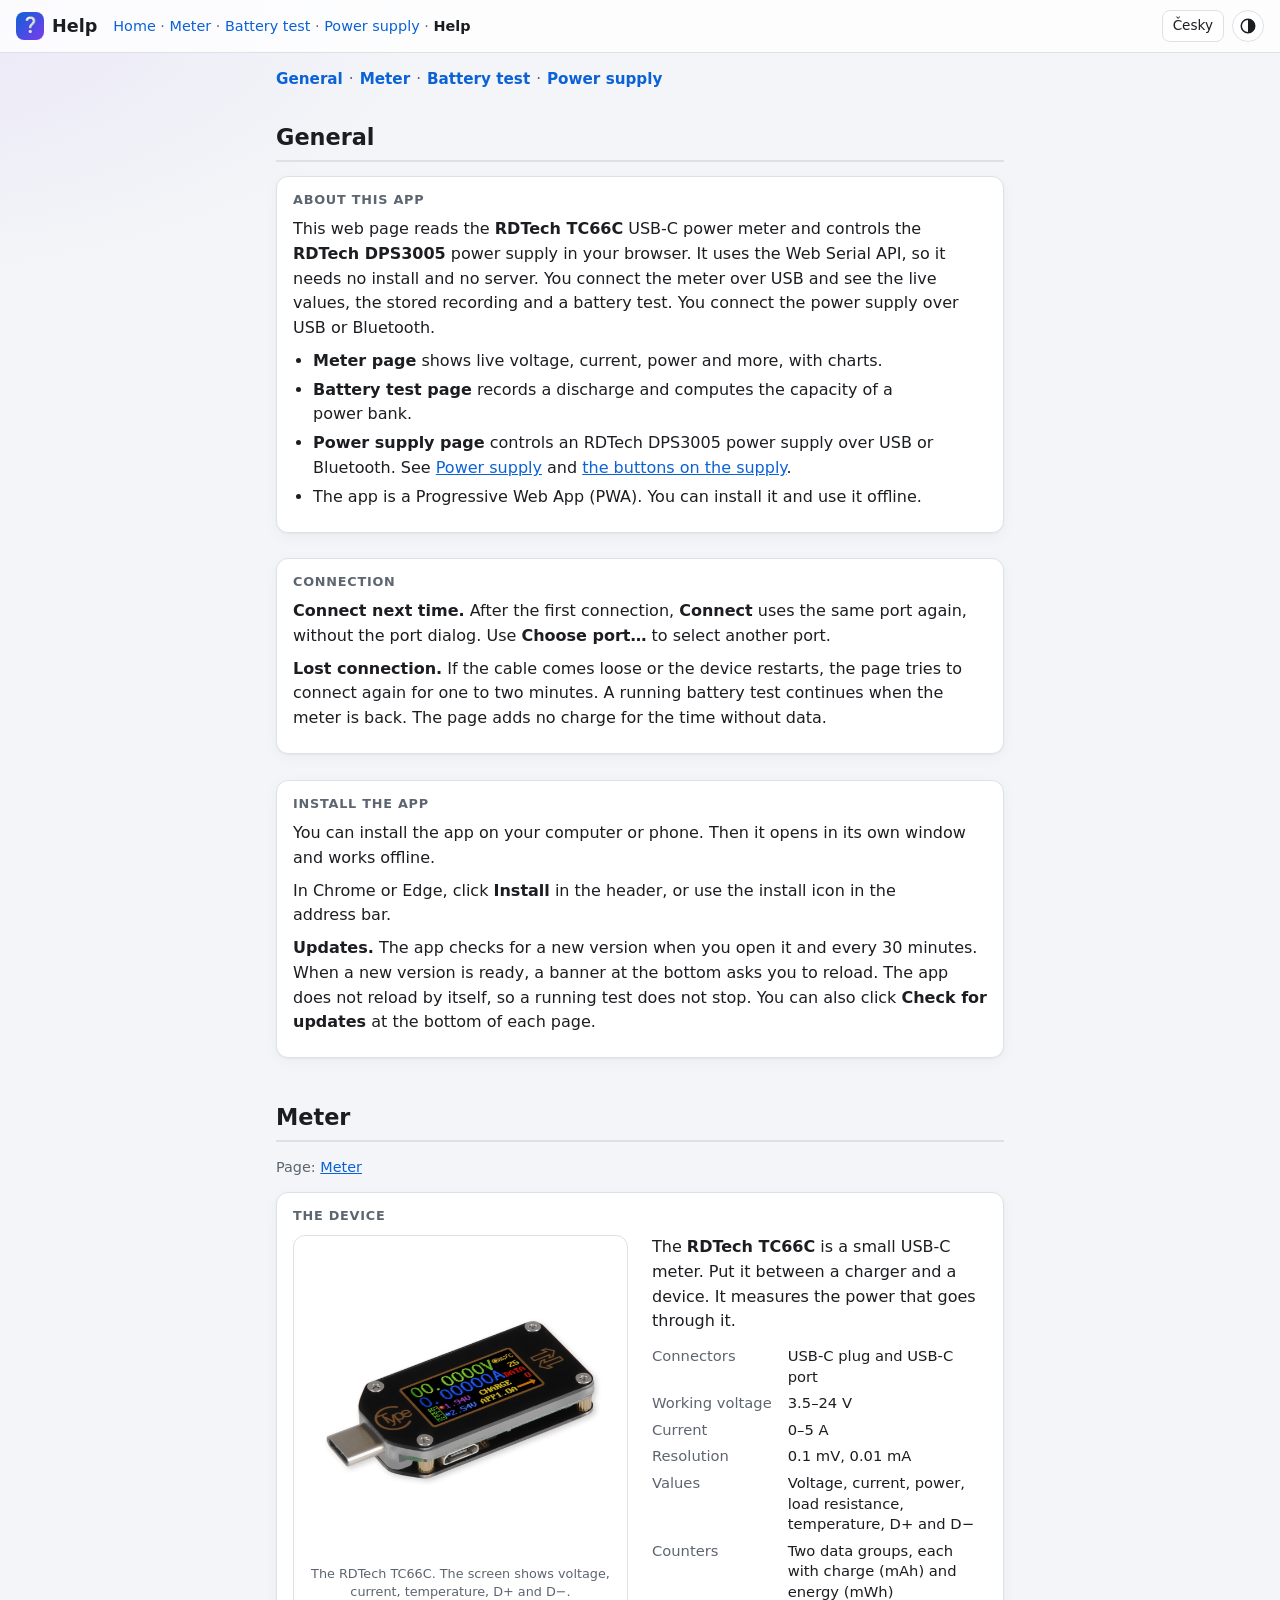
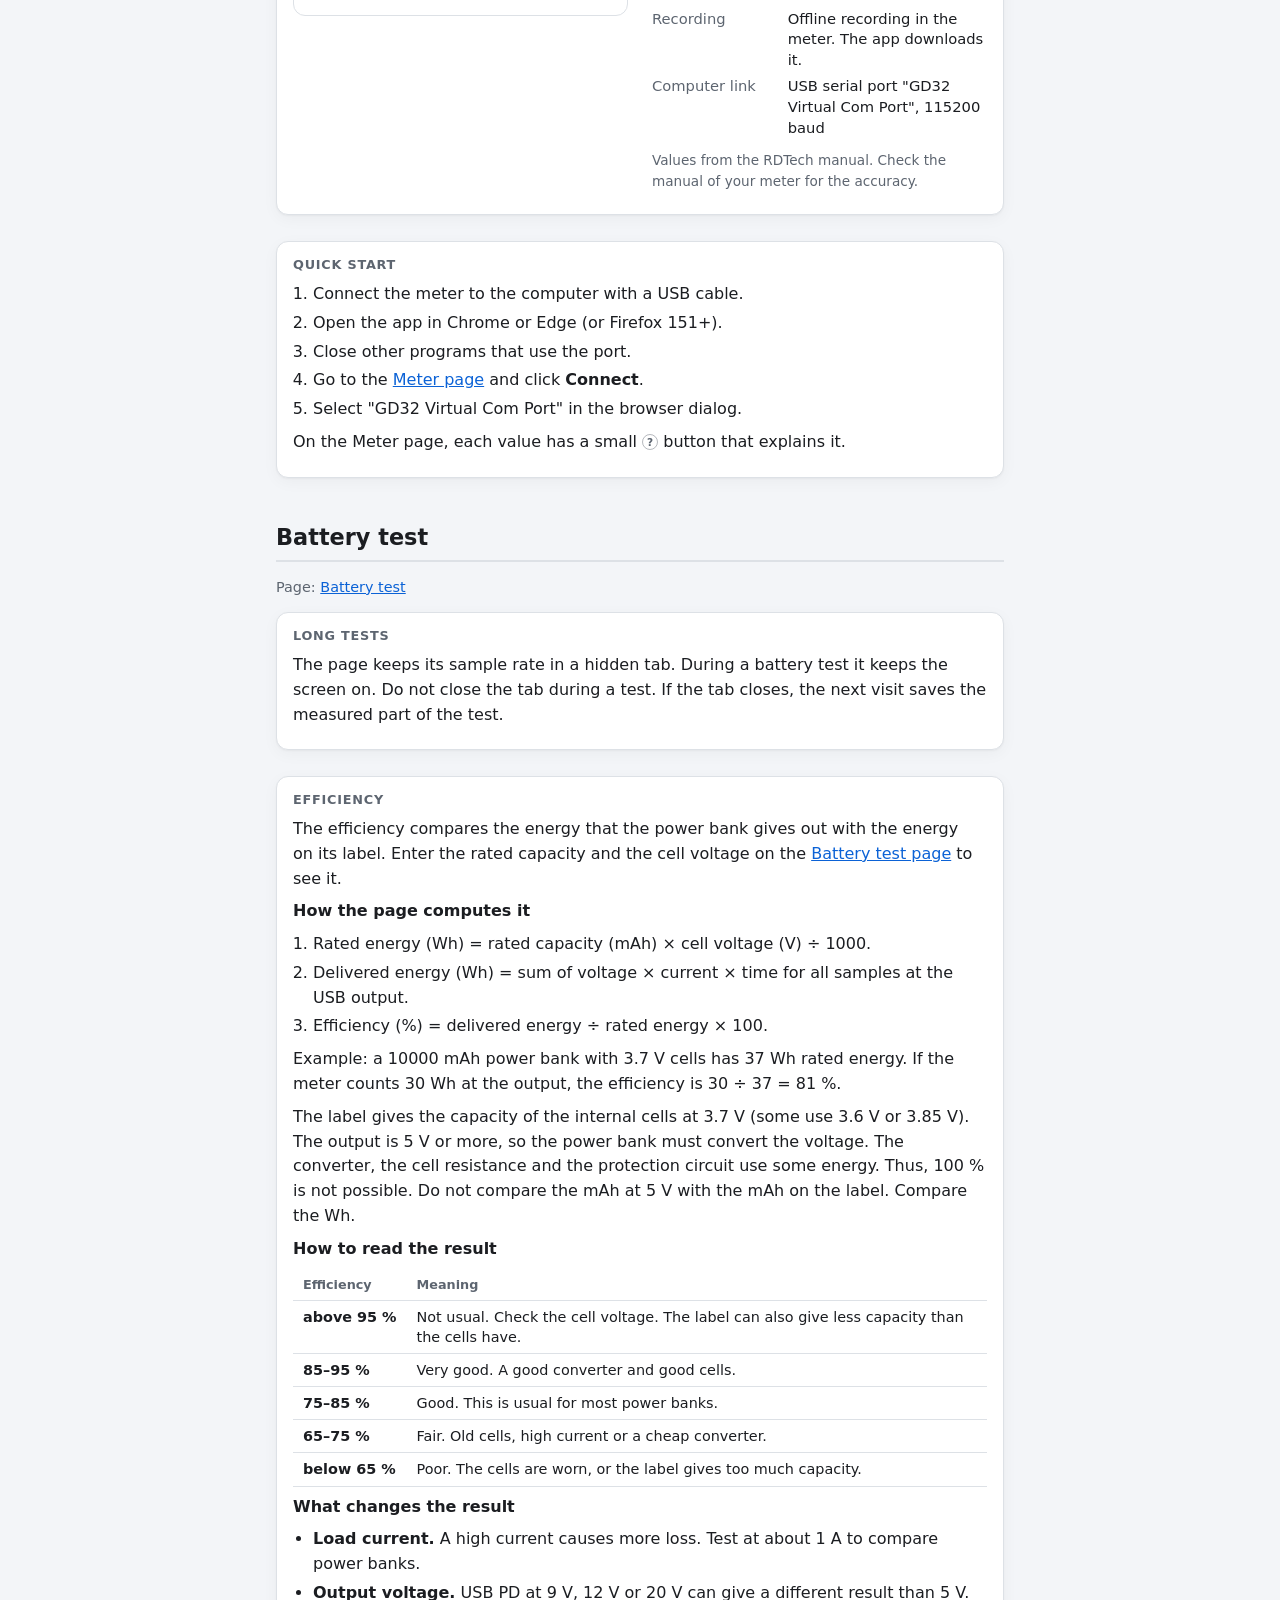
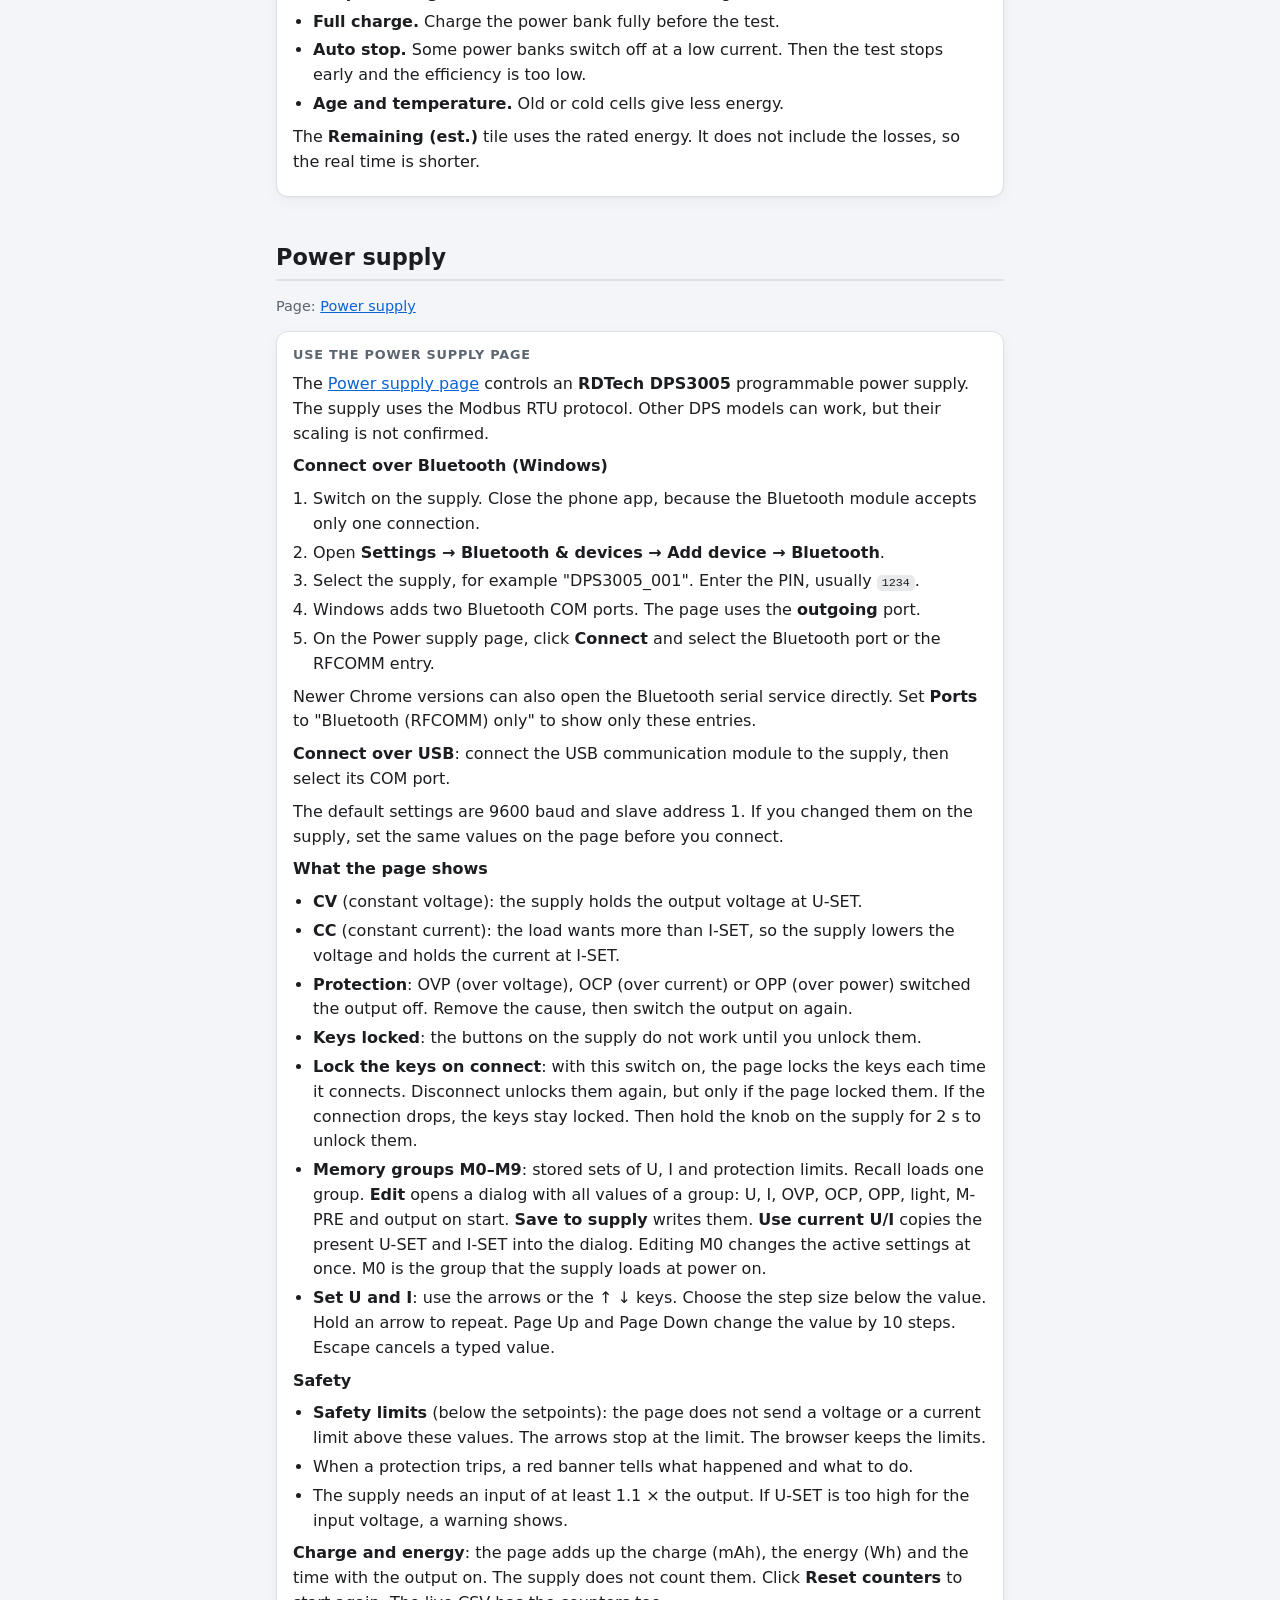
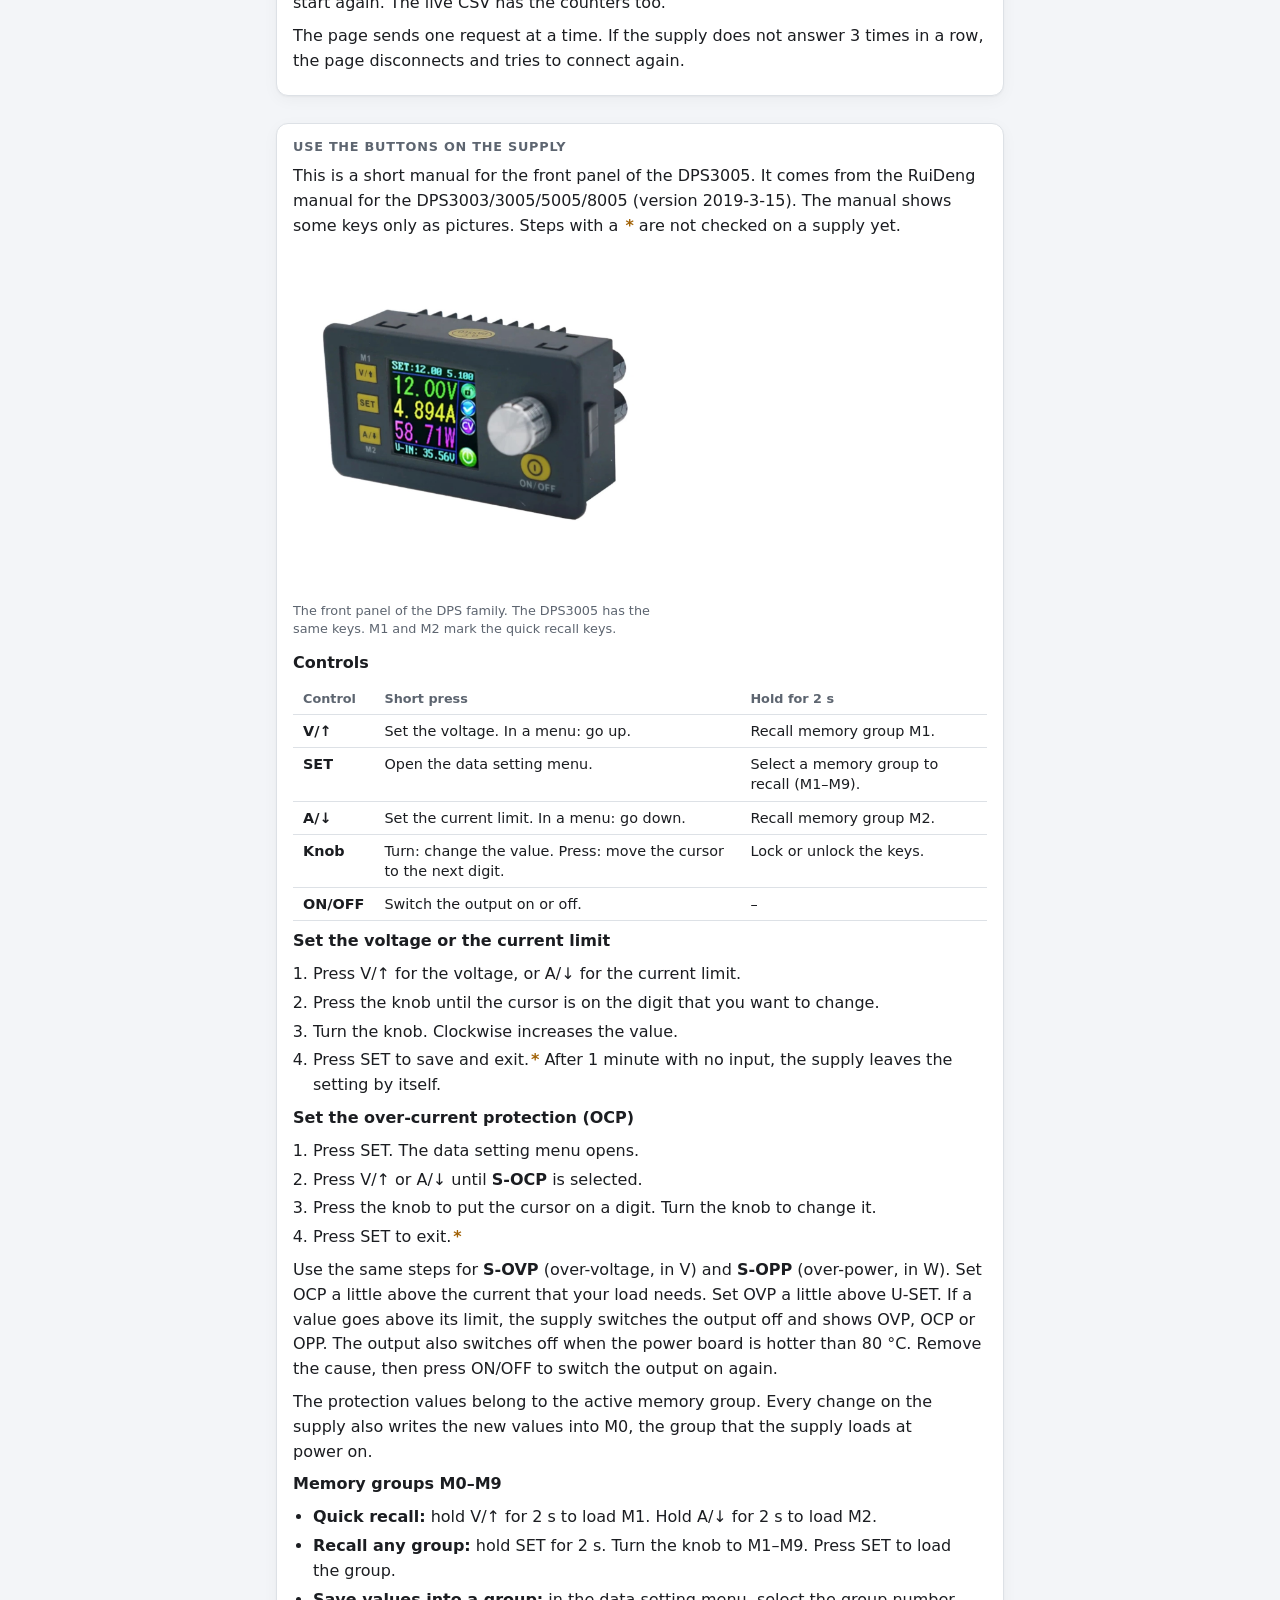
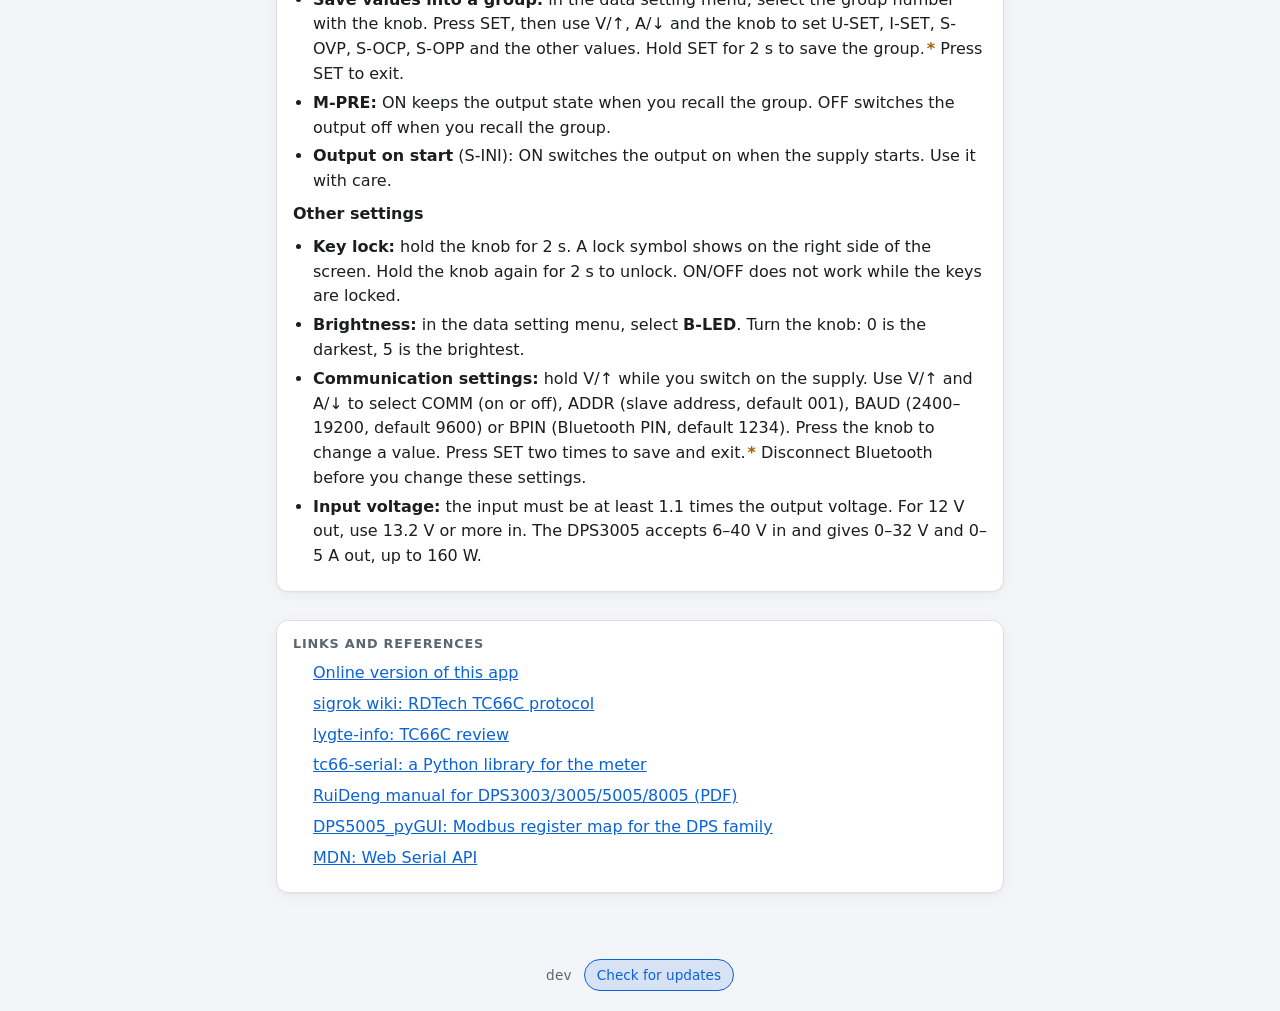
<file: help.cs.html>
<!doctype html>
<html lang="cs">
<head>
<meta charset="utf-8">
<meta name="viewport" content="width=device-width, initial-scale=1, viewport-fit=cover">
<meta name="color-scheme" content="light dark">
<script>
// Apply the stored color scheme before the first paint. js/theme.js has the toggle logic.
try { var s = localStorage.getItem('color-scheme'); document.querySelector('meta[name="color-scheme"]').content = (s === 'light' || s === 'dark') ? s : 'light dark'; } catch {}
</script>
<meta name="theme-color" content="#ffffff" media="(prefers-color-scheme: light)">
<meta name="theme-color" content="#1c1f23" media="(prefers-color-scheme: dark)">
<title>Nápověda SerialBench</title>
<link rel="manifest" href="manifest.webmanifest">
<link rel="icon" href="icon.svg" type="image/svg+xml">
<link rel="stylesheet" href="css/style.css">
</head>
<body>
<!-- Czech copy of help.html. js/i18n.js opens it when the language is Czech. Keep both pages in step. -->
<header>
  <h1><span class="logo" aria-hidden="true">❔</span>Nápověda</h1>
  <nav class="page-nav"><a href="index.html">Domů</a> · <a href="meter.html">Měřič</a> · <a href="battery.html">Test baterie</a> · <a href="dps.html">Zdroj</a> · <span aria-current="page">Nápověda</span></nav>
  <div class="row header-actions">
    <button class="icon-button" id="theme-toggle" data-theme-toggle type="button" aria-label="Vzhled: automaticky">
      <svg class="icon-auto" aria-hidden="true" viewBox="0 0 24 24" width="18" height="18"><circle cx="12" cy="12" r="9" fill="none" stroke="currentColor" stroke-width="2" /><path d="M12 3a9 9 0 0 1 0 18Z" fill="currentColor" /></svg>
      <svg class="icon-sun" aria-hidden="true" viewBox="0 0 24 24" width="18" height="18"><g fill="none" stroke="currentColor" stroke-width="2" stroke-linecap="round"><circle cx="12" cy="12" r="4.5" /><path d="M12 2v2M12 20v2M2 12h2M20 12h2M4.9 4.9l1.4 1.4M17.7 17.7l1.4 1.4M4.9 19.1l1.4-1.4M17.7 6.3l1.4-1.4" /></g></svg>
      <svg class="icon-moon" aria-hidden="true" viewBox="0 0 24 24" width="18" height="18"><path fill="currentColor" d="M21 12.8A9 9 0 1 1 11.2 3a7 7 0 0 0 9.8 9.8Z" /></svg>
      <span class="visually-hidden" data-theme-label>Vzhled: automaticky</span>
    </button>
  </div>
</header>
<main class="prose">
  <nav class="help-parts" aria-label="Části nápovědy">
    <a href="#general">Obecné</a> · <a href="#meter">Měřič</a> · <a href="#battery">Test baterie</a> · <a href="#power-supply">Zdroj</a>
  </nav>

  <div class="help-part" id="general">
    <h2 class="part-title">Obecné</h2>

    <section aria-labelledby="about-heading">
      <h3 class="section-heading" id="about-heading">O aplikaci</h3>
      <p>
        Tato webová stránka čte měřič <strong>RDTech TC66C</strong> pro USB-C a ovládá zdroj <strong>RDTech DPS3005</strong>
        přímo v prohlížeči. Používá Web Serial API, takže nepotřebuje instalaci ani server.
        Měřič připojíte přes USB a uvidíte živé hodnoty, záznam uložený v měřiči a test baterie.
        Zdroj připojíte přes USB nebo Bluetooth.
      </p>
      <ul>
        <li><strong>Stránka Měřič</strong> ukazuje živé napětí, proud, výkon a další hodnoty s grafy.</li>
        <li><strong>Stránka Test baterie</strong> zaznamená vybíjení a spočítá kapacitu powerbanky.</li>
        <li><strong>Stránka Zdroj</strong> ovládá zdroj RDTech DPS3005 přes USB nebo Bluetooth. Viz <a href="#power-supply">Zdroj</a>
          a <a href="#dps-buttons">tlačítka na zdroji</a>.</li>
        <li>Aplikace je progresivní webová aplikace (PWA). Můžete ji nainstalovat a používat offline.</li>
      </ul>
    </section>
  
    <section id="connection" aria-labelledby="connection-heading">
      <h3 class="section-heading" id="connection-heading">Připojení</h3>
      <p><strong>Další připojení.</strong> Po prvním připojení použije tlačítko <strong>Připojit</strong> stejný port znovu,
        bez dialogu pro výběr portu. Jiný port vyberete tlačítkem <strong>Vybrat port…</strong>.</p>
      <p><strong>Ztráta spojení.</strong> Když se kabel uvolní nebo se zařízení restartuje, stránka se jednu až dvě minuty
        pokouší znovu připojit. Běžící test baterie pokračuje, až bude měřič zpět.
        Za dobu bez dat stránka nepřičte žádný náboj.</p>
    </section>
  
    <section id="install" aria-labelledby="install-heading">
      <h3 class="section-heading" id="install-heading">Instalace aplikace</h3>
      <p>
        Aplikaci můžete nainstalovat do počítače nebo telefonu.
        Pak se otevírá ve vlastním okně a funguje offline.
      </p>
      <p data-install-status>V Chrome nebo Edge klikněte v záhlaví na <strong>Instalovat</strong> nebo použijte ikonu instalace v adresním řádku.</p>
      <p><button type="button" class="primary" data-install-button hidden>Nainstalovat aplikaci</button></p>
      <div data-install-ios hidden>
        <p>Na iPhonu nebo iPadu:</p>
        <ol>
          <li>Otevřete stránku v Safari.</li>
          <li>Klepněte na tlačítko <strong>Sdílet</strong>.</li>
          <li>Klepněte na <strong>Přidat na plochu</strong>.</li>
        </ol>
        <p>iOS nemá Web Serial API, takže se tam aplikace k měřiči nepřipojí.</p>
      </div>
      <p><strong>Aktualizace.</strong> Aplikace hledá novou verzi při otevření a každých 30 minut.
        Když je nová verze připravená, lišta dole nabídne nové načtení.
        Aplikace se sama nenačte znovu, takže běžící test se nepřeruší.
        Můžete také kliknout na <strong>Zkontrolovat aktualizace</strong> dole na každé stránce.</p>
    </section>
    </div>

  <div class="help-part" id="meter">
    <h2 class="part-title">Měřič</h2>
    <p class="part-page">Stránka: <a href="meter.html">Měřič</a></p>

    <section aria-labelledby="device-heading">
      <h3 class="section-heading" id="device-heading">Zařízení</h3>
      <div class="device-info">
        <figure class="photo-slot">
          <img src="img/tc66c.jpg" alt="Fotografie měřiče TC66C se zástrčkou USB-C a barevným displejem" class="photo-img"
               width="1080" height="1080" decoding="async">
          <figcaption>RDTech TC66C. Displej ukazuje napětí, proud, teplotu, D+ a D−.</figcaption>
        </figure>
        <div>
          <p><strong>RDTech TC66C</strong> je malý USB-C měřič. Zapojte ho mezi nabíječku a zařízení.
            Měří výkon, který jím prochází.</p>
          <dl class="spec-list">
            <dt>Konektory</dt><dd>Zástrčka USB-C a zásuvka USB-C</dd>
            <dt>Pracovní napětí</dt><dd>3,5–24 V</dd>
            <dt>Proud</dt><dd>0–5 A</dd>
            <dt>Rozlišení</dt><dd>0,1 mV, 0,01 mA</dd>
            <dt>Hodnoty</dt><dd>Napětí, proud, výkon, odpor zátěže, teplota, D+ a D−</dd>
            <dt>Čítače</dt><dd>Dvě skupiny dat, v každé kapacita (mAh) a energie (mWh)</dd>
            <dt>Záznam</dt><dd>Offline záznam v měřiči. Aplikace ho stáhne.</dd>
            <dt>Spojení s počítačem</dt><dd>Sériový port USB „GD32 Virtual Com Port“, 115200 Bd</dd>
          </dl>
          <p class="hint">Hodnoty z manuálu RDTech. Přesnost najdete v manuálu vašeho měřiče.</p>
        </div>
      </div>
    </section>
  
    <section aria-labelledby="start-heading">
      <h3 class="section-heading" id="start-heading">Quick start</h3>
      <ol>
        <li>Připojte měřič k počítači kabelem USB.</li>
        <li>Otevřete aplikaci v Chrome nebo Edge (nebo ve Firefoxu 151+).</li>
        <li>Zavřete ostatní programy, které port používají.</li>
        <li>Přejděte na <a href="meter.html">stránku Měřič</a> a klikněte na <strong>Připojit</strong>.</li>
        <li>V dialogu prohlížeče vyberte „GD32 Virtual Com Port“.</li>
      </ol>
      <p>Na stránce Měřič má každá hodnota malé tlačítko <span class="q-sample">?</span>, které ji vysvětlí.</p>
    </section>
    </div>

  <div class="help-part" id="battery">
    <h2 class="part-title">Test baterie</h2>
    <p class="part-page">Stránka: <a href="battery.html">Test baterie</a></p>

    <section id="long-tests" aria-labelledby="long-tests-heading">
      <h3 class="section-heading" id="long-tests-heading">Dlouhé testy</h3>
      <p>Stránka drží periodu čtení i ve skryté kartě. Během testu baterie nechává zapnutou obrazovku.
        Během testu kartu nezavírejte. Pokud se karta zavře, při další návštěvě stránka uloží naměřenou část testu.</p>
    </section>
  
    <section id="efficiency" aria-labelledby="efficiency-heading">
      <h3 class="section-heading" id="efficiency-heading">Účinnost</h3>
      <p>
        Účinnost porovnává energii, kterou powerbanka vydá, s energií na jejím štítku.
        Uvidíte ji, když na <a href="battery.html">stránce Test baterie</a> zadáte jmenovitou kapacitu a napětí článku.
      </p>
      <p><strong>Jak ji stránka počítá</strong></p>
      <ol>
        <li>Jmenovitá energie (Wh) = jmenovitá kapacita (mAh) × napětí článku (V) ÷ 1000.</li>
        <li>Dodaná energie (Wh) = součet napětí × proud × čas pro všechny vzorky na výstupu USB.</li>
        <li>Účinnost (%) = dodaná energie ÷ jmenovitá energie × 100.</li>
      </ol>
      <p>
        Příklad: powerbanka 10000 mAh s články 3,7 V má jmenovitou energii 37 Wh.
        Když měřič na výstupu napočítá 30 Wh, účinnost je 30 ÷ 37 = 81 %.
      </p>
      <p>
        Štítek udává kapacitu vnitřních článků při 3,7 V (někteří výrobci uvádějí 3,6 V nebo 3,85 V).
        Výstup má 5 V nebo víc, takže powerbanka musí napětí převádět.
        Měnič, odpor článků a ochranné obvody spotřebují část energie.
        Proto 100 % není možné. Neporovnávejte mAh při 5 V s mAh na štítku. Porovnávejte Wh.
      </p>
      <p><strong>Jak číst výsledek</strong></p>
      <table class="eff-table">
        <thead><tr><th>Účinnost</th><th>Význam</th></tr></thead>
        <tbody>
          <tr><td>nad 95 %</td><td>Neobvyklé. Zkontrolujte napětí článku. Štítek také může udávat menší kapacitu, než články mají.</td></tr>
          <tr><td>85–95 %</td><td>Velmi dobré. Dobrý měnič a dobré články.</td></tr>
          <tr><td>75–85 %</td><td>Dobré. To je u většiny powerbank běžné.</td></tr>
          <tr><td>65–75 %</td><td>Průměrné. Staré články, vysoký proud nebo levný měnič.</td></tr>
          <tr><td>pod 65 %</td><td>Slabé. Články jsou opotřebené nebo štítek udává příliš velkou kapacitu.</td></tr>
        </tbody>
      </table>
      <p><strong>Co výsledek mění</strong></p>
      <ul>
        <li><strong>Proud zátěže.</strong> Vysoký proud znamená větší ztráty. Pro porovnání powerbank testujte asi při 1 A.</li>
        <li><strong>Výstupní napětí.</strong> USB PD při 9 V, 12 V nebo 20 V může dát jiný výsledek než 5 V.</li>
        <li><strong>Plné nabití.</strong> Před testem powerbanku plně nabijte.</li>
        <li><strong>Automatické vypnutí.</strong> Některé powerbanky se při malém proudu vypnou. Pak test skončí dřív a účinnost vyjde nízká.</li>
        <li><strong>Stáří a teplota.</strong> Staré nebo studené články dají méně energie.</li>
      </ul>
      <p>Dlaždice <strong>Zbývá (odhad)</strong> vychází z jmenovité energie. Nezahrnuje ztráty, takže skutečný čas je kratší.</p>
    </section>
    </div>

  <div class="help-part" id="power-supply">
    <h2 class="part-title">Zdroj</h2>
    <p class="part-page">Stránka: <a href="dps.html">Zdroj</a></p>

    <section id="dps" aria-labelledby="dps-heading">
      <h3 class="section-heading" id="dps-heading">Stránka Zdroj</h3>
      <p>
        <a href="dps.html">Stránka Zdroj</a> ovládá programovatelný zdroj <strong>RDTech DPS3005</strong>.
        Zdroj používá protokol Modbus RTU. Jiné modely DPS mohou fungovat, ale jejich škálování není ověřené.
      </p>
      <p><strong>Připojení přes Bluetooth (Windows)</strong></p>
      <ol>
        <li>Zapněte zdroj. Zavřete aplikaci v telefonu, modul Bluetooth přijme jen jedno spojení.</li>
        <li>Otevřete <strong>Nastavení → Bluetooth a zařízení → Přidat zařízení → Bluetooth</strong>.</li>
        <li>Vyberte zdroj, například „DPS3005_001“. Zadejte PIN, obvykle <code>1234</code>.</li>
        <li>Windows přidají dva porty COM pro Bluetooth. Stránka používá <strong>odchozí</strong> port.</li>
        <li>Na stránce Zdroj klikněte na <strong>Připojit</strong> a vyberte port Bluetooth nebo položku RFCOMM.</li>
      </ol>
      <p>
        Novější verze Chrome umí otevřít sériovou službu Bluetooth i přímo. Nastavte <strong>Porty</strong> na
        „Jen Bluetooth (RFCOMM)“ a uvidíte jen tyto položky.
      </p>
      <p><strong>Připojení přes USB</strong>: připojte ke zdroji komunikační modul USB a vyberte jeho port COM.</p>
      <p>
        Výchozí nastavení je 9600 baudů a adresa 1.
        Pokud jste je na zdroji změnili, nastavte před připojením stejné hodnoty i na stránce.
      </p>
      <p><strong>Co stránka ukazuje</strong></p>
      <ul>
        <li><strong>CV</strong> (konstantní napětí): zdroj drží výstupní napětí na U-SET.</li>
        <li><strong>CC</strong> (konstantní proud): zátěž chce víc než I-SET, takže zdroj sníží napětí a drží proud na I-SET.</li>
        <li><strong>Ochrana</strong>: OVP (přepětí), OCP (nadproud) nebo OPP (přetížení výkonem) vypnula výstup.
          Odstraňte příčinu a výstup znovu zapněte.</li>
        <li><strong>Klávesy zamčené</strong>: tlačítka na zdroji nefungují, dokud je neodemknete.</li>
        <li><strong>Zamknout klávesy po připojení</strong>: když je tento přepínač zapnutý, stránka zamkne klávesy při každém připojení.
          Odpojení je znovu odemkne, ale jen pokud je zamkla stránka. Když se spojení přeruší, klávesy zůstanou zamčené.
          Pak je odemknete podržením otočného ovladače na zdroji po dobu 2 s.</li>
        <li><strong>Paměťové skupiny M0–M9</strong>: uložené sady U, I a ochranných limitů. Vyvolat načte jednu skupinu.
          <strong>Upravit</strong> otevře dialog se všemi hodnotami skupiny: U, I, OVP, OCP, OPP, jas, M-PRE a výstup po zapnutí.
          <strong>Uložit do zdroje</strong> je zapíše. <strong>Použít aktuální U/I</strong> zkopíruje do dialogu současné U-SET a I-SET.
          Úprava M0 hned změní aktivní nastavení.
          M0 je skupina, kterou zdroj načte po zapnutí.</li>
        <li><strong>Nastavení U a I</strong>: použijte šipky nebo klávesy ↑ ↓. Velikost kroku zvolíte pod hodnotou.
          Podržením šipky se krok opakuje. Page Up a Page Down mění hodnotu o 10 kroků. Escape zruší napsanou hodnotu.</li>
      </ul>
      <p><strong>Bezpečnost</strong></p>
      <ul>
        <li><strong>Bezpečnostní limity</strong> (pod nastavením U a I): stránka nepošle napětí ani proudový limit vyšší než tyto hodnoty.
          Šipky se na limitu zastaví. Prohlížeč si limity pamatuje.</li>
        <li>Když zasáhne ochrana, červená lišta řekne, co se stalo a co dělat.</li>
        <li>Zdroj potřebuje vstupní napětí alespoň 1,1 × výstupní. Když je U-SET pro vstupní napětí příliš vysoké, ukáže se varování.</li>
      </ul>
      <p><strong>Náboj a energie</strong>: stránka sčítá náboj (mAh), energii (Wh) a dobu se zapnutým výstupem.
        Zdroj je nepočítá. Tlačítkem <strong>Vynulovat počítadla</strong> začnete znovu. Živé CSV obsahuje i počítadla.</p>
      <p>Stránka posílá vždy jen jeden požadavek. Když zdroj třikrát po sobě neodpoví, stránka se odpojí a zkusí se znovu připojit.</p>
    </section>
  
    <section id="dps-buttons" aria-labelledby="dps-buttons-heading">
      <h3 class="section-heading" id="dps-buttons-heading">Ovládání tlačítky na zdroji</h3>
      <p>
        Krátký návod k přednímu panelu DPS3005. Vychází z návodu RuiDeng
        pro DPS3003/3005/5005/8005 (verze 2019-3-15).
        Návod ukazuje některá tlačítka jen jako obrázky. Kroky označené <span class="unconfirmed">*</span> zatím nejsou ověřené na zdroji.
      </p>

      <figure class="panel-photo">
        <img src="img/dps.jpg" alt="Přední panel zdroje DPS: vlevo tlačítka V/↑, SET a A/↓, barevný displej, vpravo otočný ovladač a tlačítko ON/OFF"
             width="1133" height="1073" decoding="async">
        <figcaption>Přední panel řady DPS. DPS3005 má stejná tlačítka. M1 a M2 označují tlačítka rychlého vyvolání.</figcaption>
      </figure>
      <p><strong>Ovládací prvky</strong></p>
      <table class="eff-table">
        <thead><tr><th>Prvek</th><th>Krátký stisk</th><th>Podržení 2 s</th></tr></thead>
        <tbody>
          <tr><td>V/↑</td><td>Nastavení napětí. V menu: nahoru.</td><td>Vyvolá paměťovou skupinu M1.</td></tr>
          <tr><td>SET</td><td>Otevře menu nastavení.</td><td>Výběr paměťové skupiny k vyvolání (M1–M9).</td></tr>
          <tr><td>A/↓</td><td>Nastavení proudového limitu. V menu: dolů.</td><td>Vyvolá paměťovou skupinu M2.</td></tr>
          <tr><td>Otočný ovladač</td><td>Otočení: změna hodnoty. Stisk: kurzor na další číslici.</td><td>Zamkne nebo odemkne klávesy.</td></tr>
          <tr><td>ON/OFF</td><td>Zapne nebo vypne výstup.</td><td>–</td></tr>
        </tbody>
      </table>

      <p><strong>Nastavení napětí nebo proudového limitu</strong></p>
      <ol>
        <li>Stiskněte V/↑ pro napětí nebo A/↓ pro proudový limit.</li>
        <li>Mačkejte otočný ovladač, dokud kurzor není na číslici, kterou chcete změnit.</li>
        <li>Otočte ovladačem. Po směru hodin hodnota roste.</li>
        <li>Stiskem SET uložíte a odejdete.<span class="unconfirmed">*</span> Po 1 minutě bez akce zdroj nastavení opustí sám.</li>
      </ol>

      <p><strong>Nastavení nadproudové ochrany (OCP)</strong></p>
      <ol>
        <li>Stiskněte SET. Otevře se menu nastavení.</li>
        <li>Mačkejte V/↑ nebo A/↓, dokud není vybrané <strong>S-OCP</strong>.</li>
        <li>Stiskem otočného ovladače dáte kurzor na číslici. Otočením ji změníte.</li>
        <li>Stiskem SET odejdete.<span class="unconfirmed">*</span></li>
      </ol>
      <p>
        Stejně nastavíte <strong>S-OVP</strong> (přepětí, ve V) a <strong>S-OPP</strong> (přetížení výkonem, ve W).
        OCP nastavte o trochu výš, než je proud, který zátěž potřebuje. OVP nastavte o trochu výš než U-SET.
        Když hodnota překročí limit, zdroj vypne výstup a ukáže OVP, OCP nebo OPP.
        Výstup se vypne i tehdy, když má výkonová deska víc než 80 °C.
        Odstraňte příčinu a výstup znovu zapněte tlačítkem ON/OFF.
      </p>
      <p>
        Ochranné hodnoty patří k aktivní paměťové skupině.
        Každá změna na zdroji zapíše nové hodnoty i do M0, tedy do skupiny, kterou zdroj načte po zapnutí.
      </p>

      <p><strong>Paměťové skupiny M0–M9</strong></p>
      <ul>
        <li><strong>Rychlé vyvolání:</strong> podržením V/↑ na 2 s načtete M1. Podržením A/↓ na 2 s načtete M2.</li>
        <li><strong>Vyvolání libovolné skupiny:</strong> podržte SET na 2 s. Otočným ovladačem vyberte M1–M9. Stiskem SET skupinu načtete.</li>
        <li><strong>Uložení hodnot do skupiny:</strong> v menu nastavení vyberte otočným ovladačem číslo skupiny.
          Stiskněte SET a pomocí V/↑, A/↓ a otočného ovladače nastavte U-SET, I-SET, S-OVP, S-OCP, S-OPP a další hodnoty.
          Podržením SET na 2 s skupinu uložíte.<span class="unconfirmed">*</span> Stiskem SET odejdete.</li>
        <li><strong>M-PRE:</strong> ON zachová při vyvolání skupiny stav výstupu. OFF při vyvolání skupiny výstup vypne.</li>
        <li><strong>Výstup po zapnutí</strong> (S-INI): ON zapne výstup hned po startu zdroje. Používejte opatrně.</li>
      </ul>

      <p><strong>Další nastavení</strong></p>
      <ul>
        <li><strong>Zámek kláves:</strong> podržte otočný ovladač na 2 s. Vpravo na displeji se ukáže zámek. Dalším podržením na 2 s klávesy odemknete.
          Při zamčených klávesách nefunguje ani ON/OFF.</li>
        <li><strong>Jas:</strong> v menu nastavení vyberte <strong>B-LED</strong>. Otočte ovladačem: 0 je nejtmavší, 5 nejjasnější.</li>
        <li><strong>Nastavení komunikace:</strong> při zapínání zdroje držte V/↑.
          Pomocí V/↑ a A/↓ vyberte COMM (zapnuto nebo vypnuto), ADDR (adresa, výchozí 001), BAUD (2400–19200, výchozí 9600) nebo BPIN (PIN Bluetooth, výchozí 1234).
          Stiskem otočného ovladače hodnotu změníte. Dvojím stiskem SET uložíte a odejdete.<span class="unconfirmed">*</span>
          Před změnou těchto nastavení odpojte Bluetooth.</li>
        <li><strong>Vstupní napětí:</strong> vstup musí mít alespoň 1,1 × výstupní napětí. Pro 12 V na výstupu použijte 13,2 V nebo víc.
          DPS3005 přijme na vstupu 6–40 V a dá na výstupu 0–32 V a 0–5 A, nejvýše 160 W.</li>
      </ul>
    </section>
    </div>

  <section aria-labelledby="links-heading">
    <h2 id="links-heading">Odkazy a zdroje</h2>
    <ul class="link-list">
      <li><a href="https://mival.github.io/tc66-web-app/" target="_blank" rel="noopener">Online verze této aplikace</a></li>
      <li><a href="https://sigrok.org/wiki/RDTech_TC66C" target="_blank" rel="noopener">sigrok wiki: protokol RDTech TC66C</a></li>
      <li><a href="https://lygte-info.dk/review/USBmeter%20RD%20Tech%20USB%20Meter%20TC66C%20UK.html" target="_blank" rel="noopener">lygte-info: recenze TC66C</a></li>
      <li><a href="https://pypi.org/project/tc66-serial/" target="_blank" rel="noopener">tc66-serial: knihovna pro měřič v Pythonu</a></li>
      <li><a href="https://www.rcscomponents.kiev.ua/datasheets/Model_DPS3003_DPS3005_DPS5005_DPS8005.pdf" target="_blank" rel="noopener">Návod RuiDeng pro DPS3003/3005/5005/8005 (PDF)</a></li>
      <li><a href="https://github.com/lambcutlet/DPS5005_pyGUI" target="_blank" rel="noopener">DPS5005_pyGUI: mapa registrů Modbus řady DPS</a></li>
      <li><a href="https://developer.mozilla.org/en-US/docs/Web/API/Web_Serial_API" target="_blank" rel="noopener">MDN: Web Serial API</a></li>
    </ul>
  </section>
</main>
<footer class="app-foot">
  <span class="app-version" data-app-version>dev</span>
  <button class="link-button" id="app-check" data-app-check type="button" hidden>Zkontrolovat aktualizace</button>
  <span class="app-update-message" data-app-update-message role="status" hidden></span>
</footer>
<script src="js/version.js"></script>
<script src="js/i18n-cs.js"></script>
<script src="js/i18n.js"></script>
<script src="js/theme.js"></script>
<script src="js/pwa.js"></script>
<script src="js/update.js"></script>
<script>Theme.init();</script>
</body>
</html>
</file>
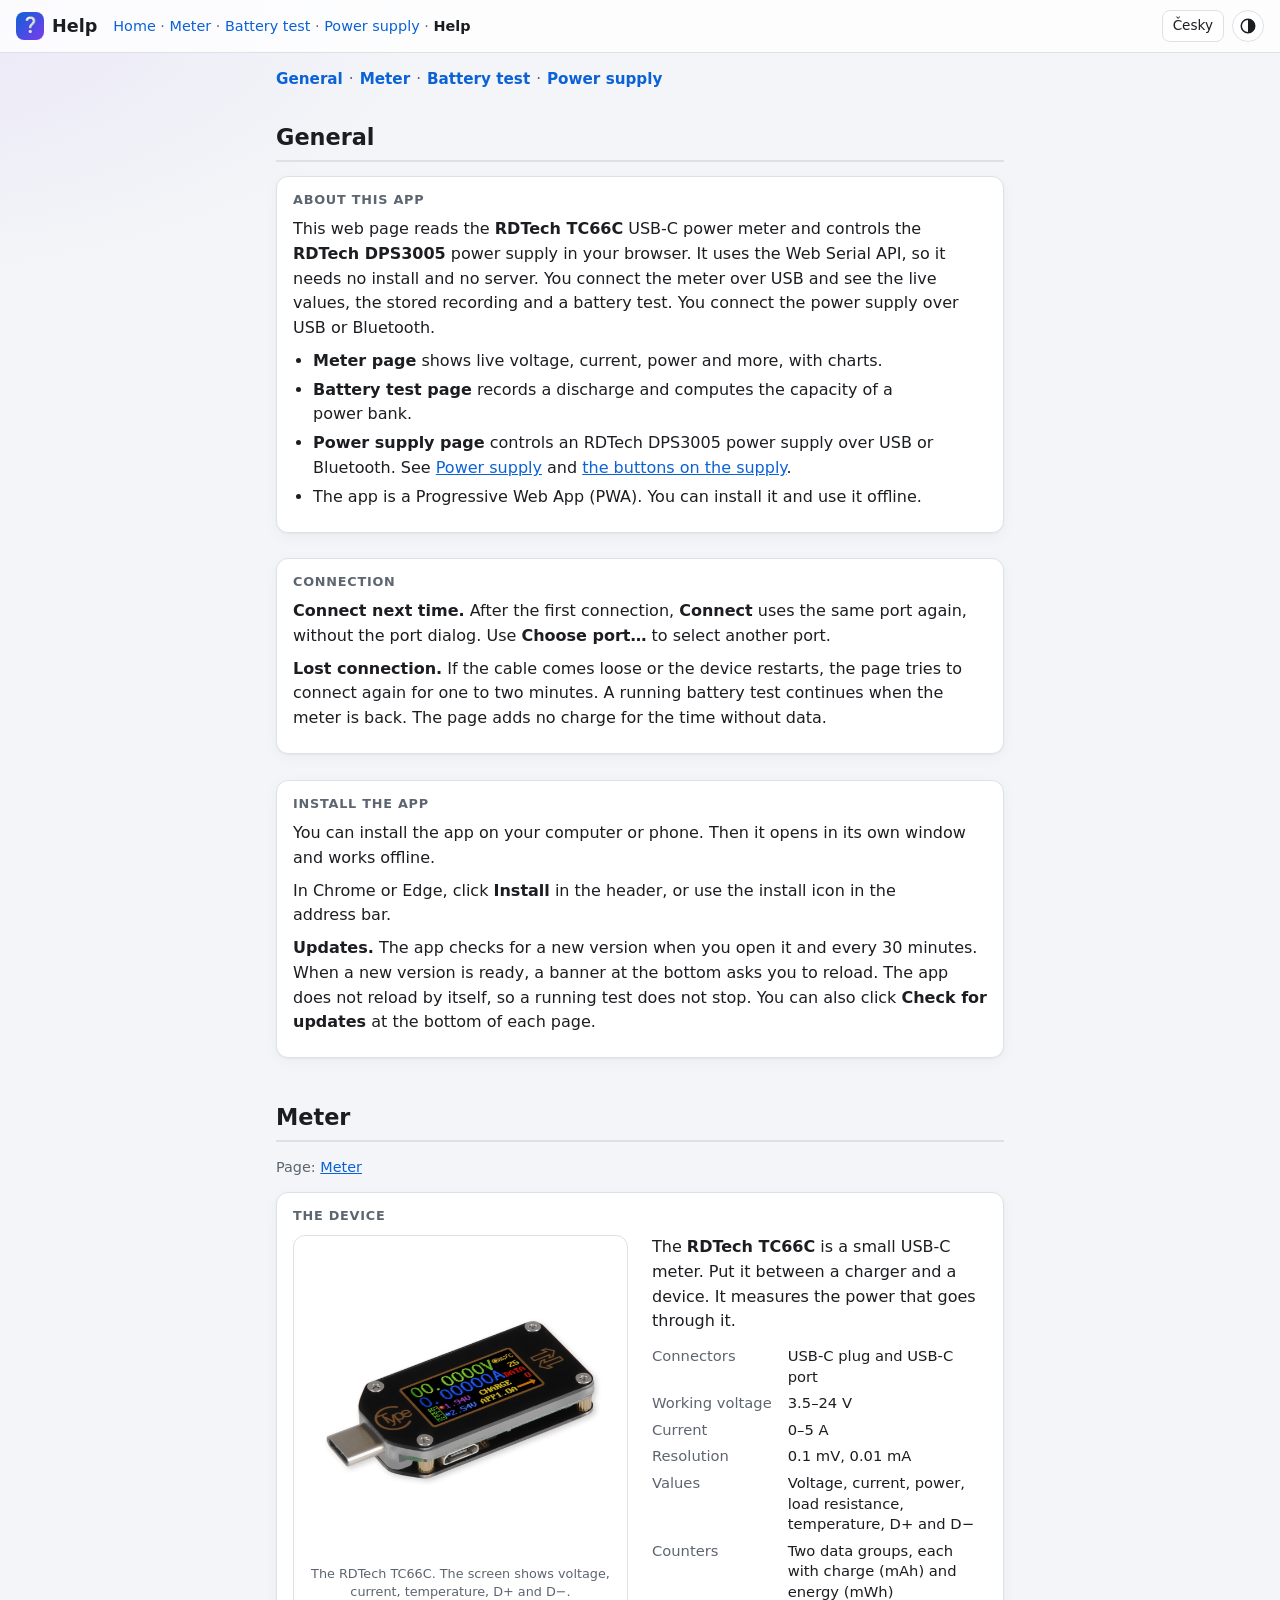
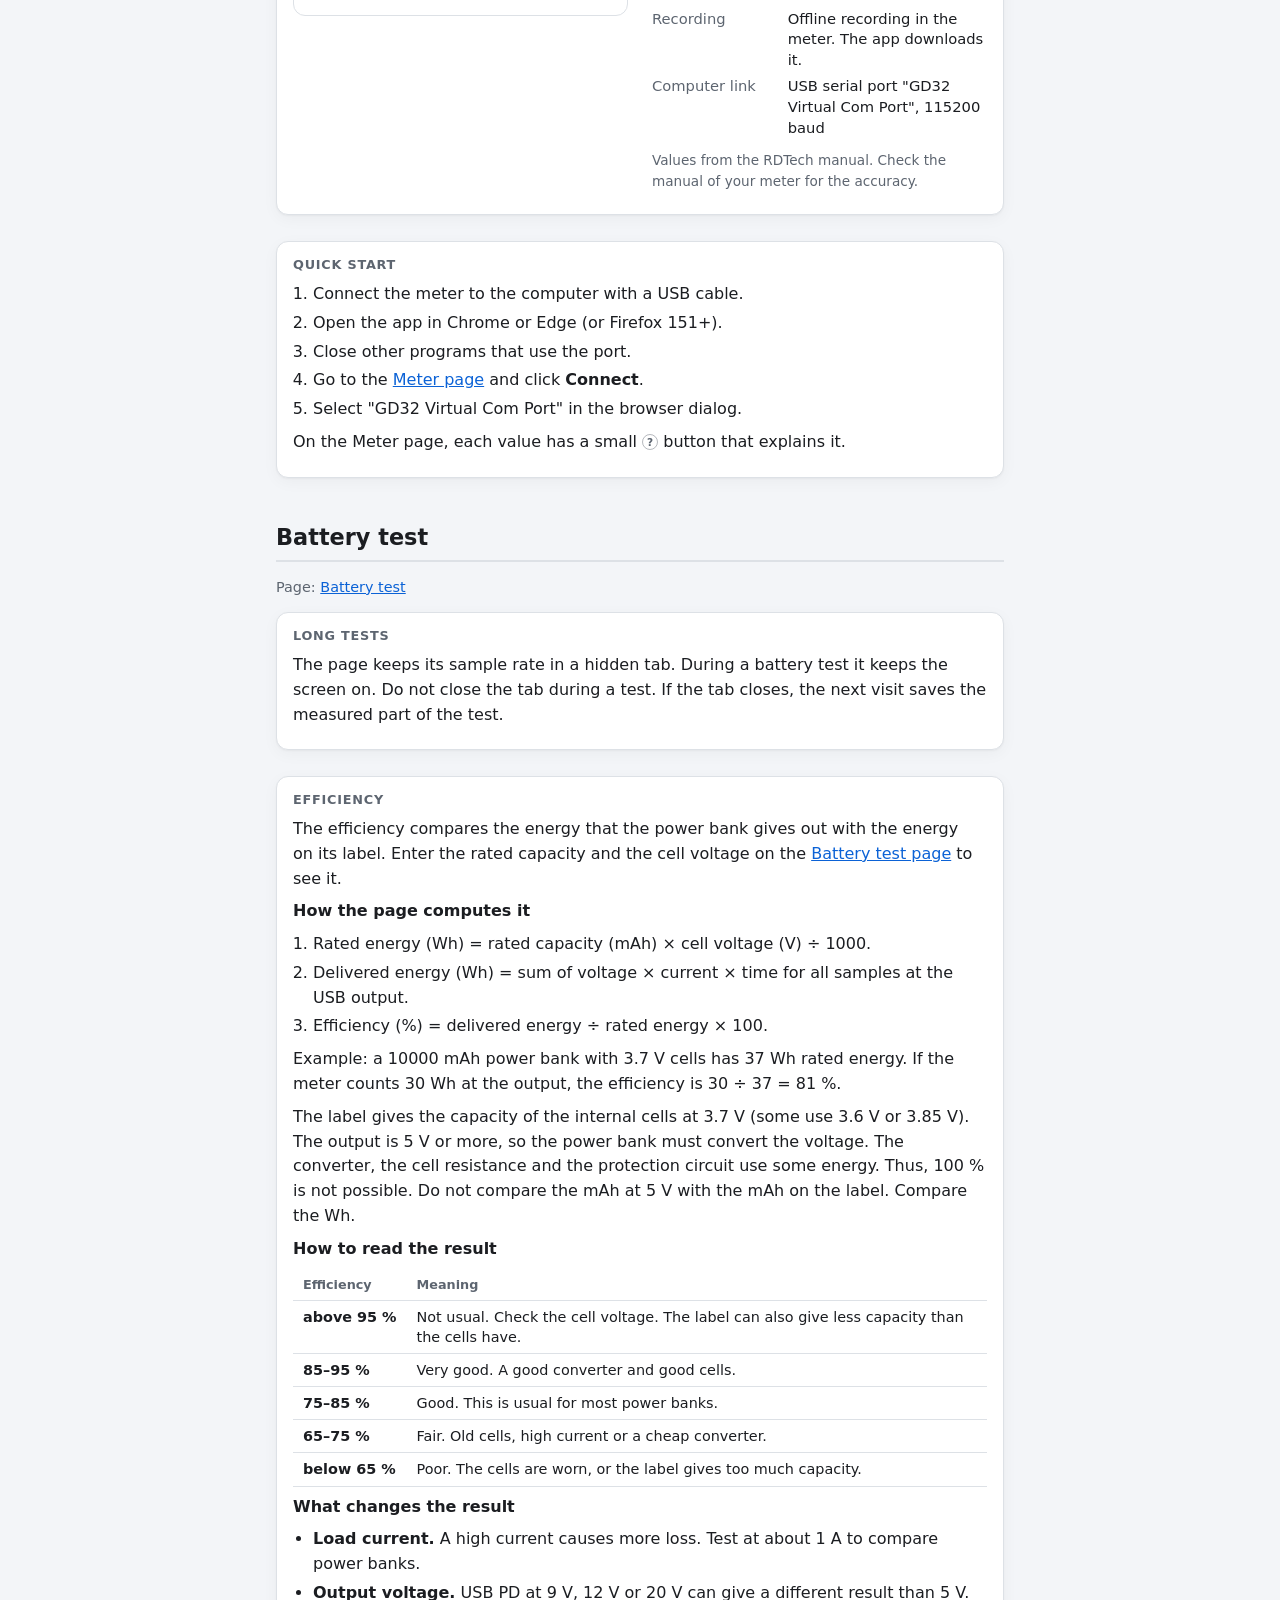
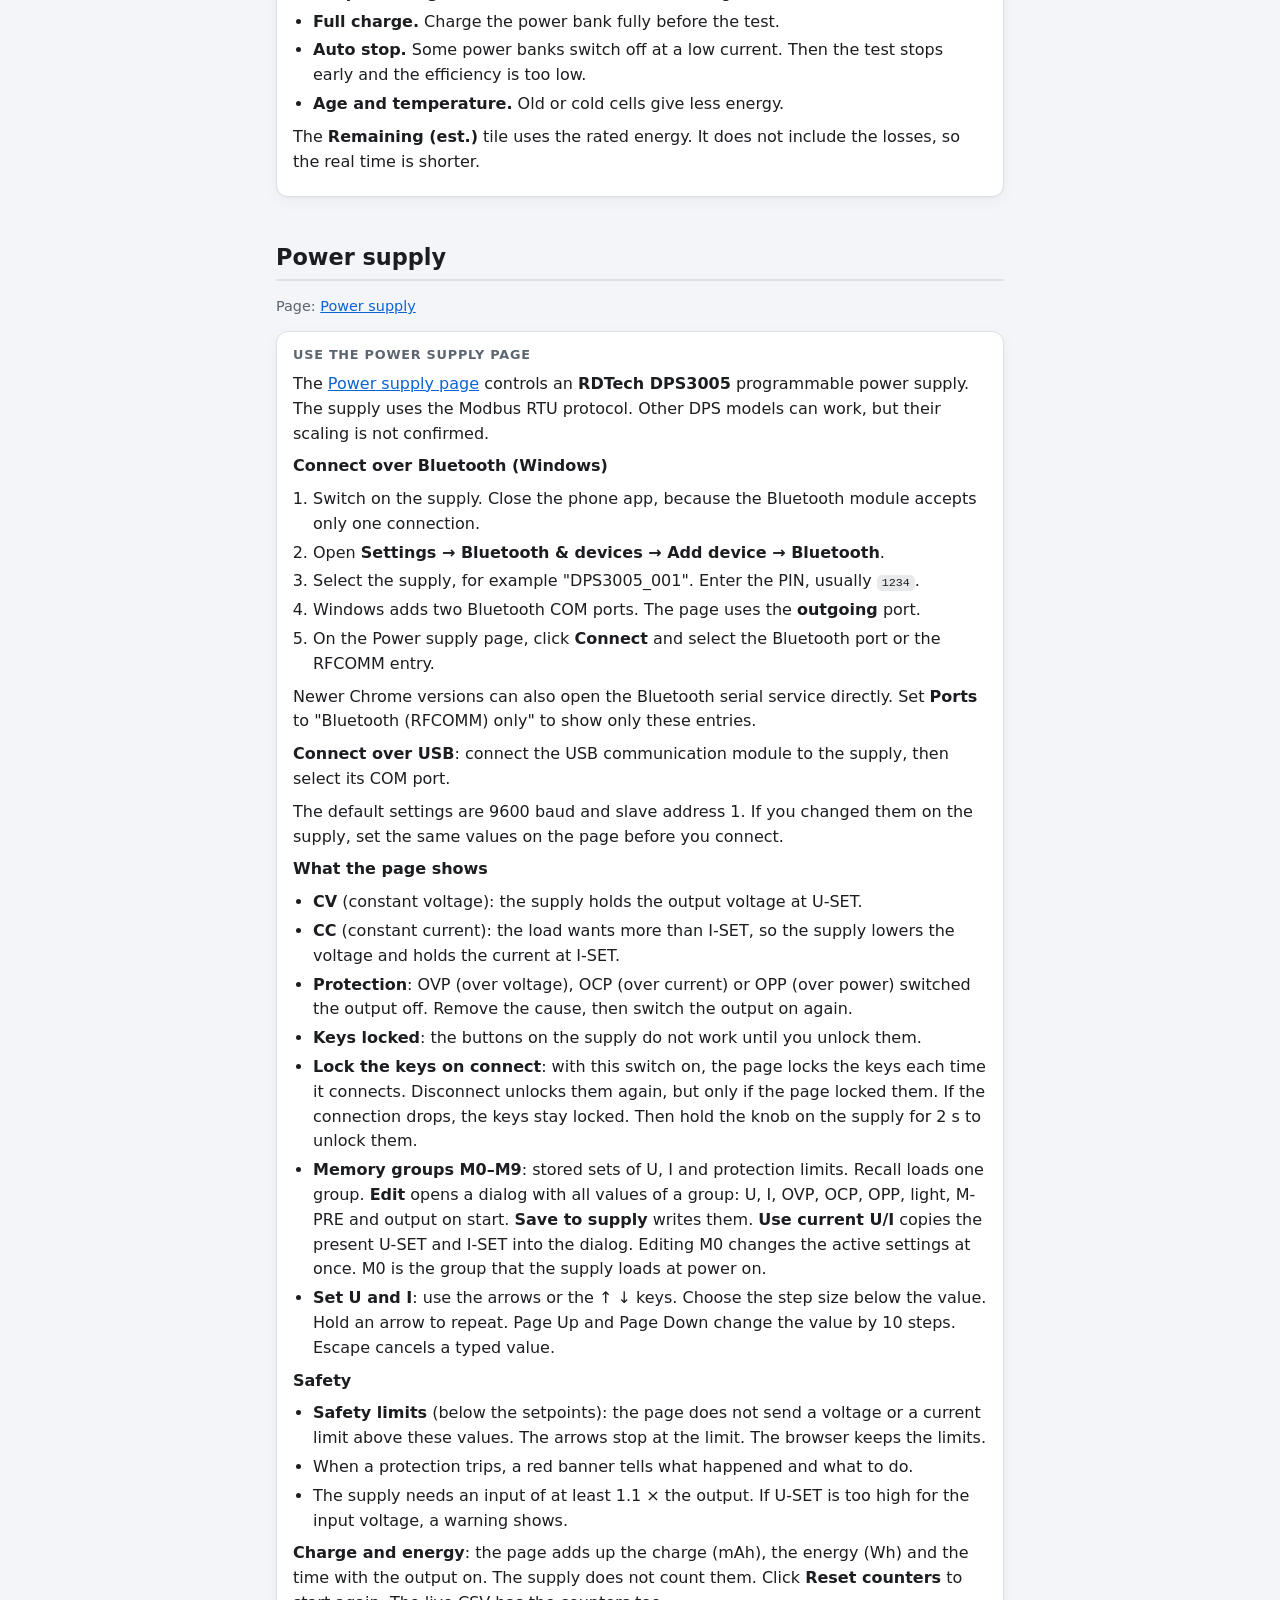
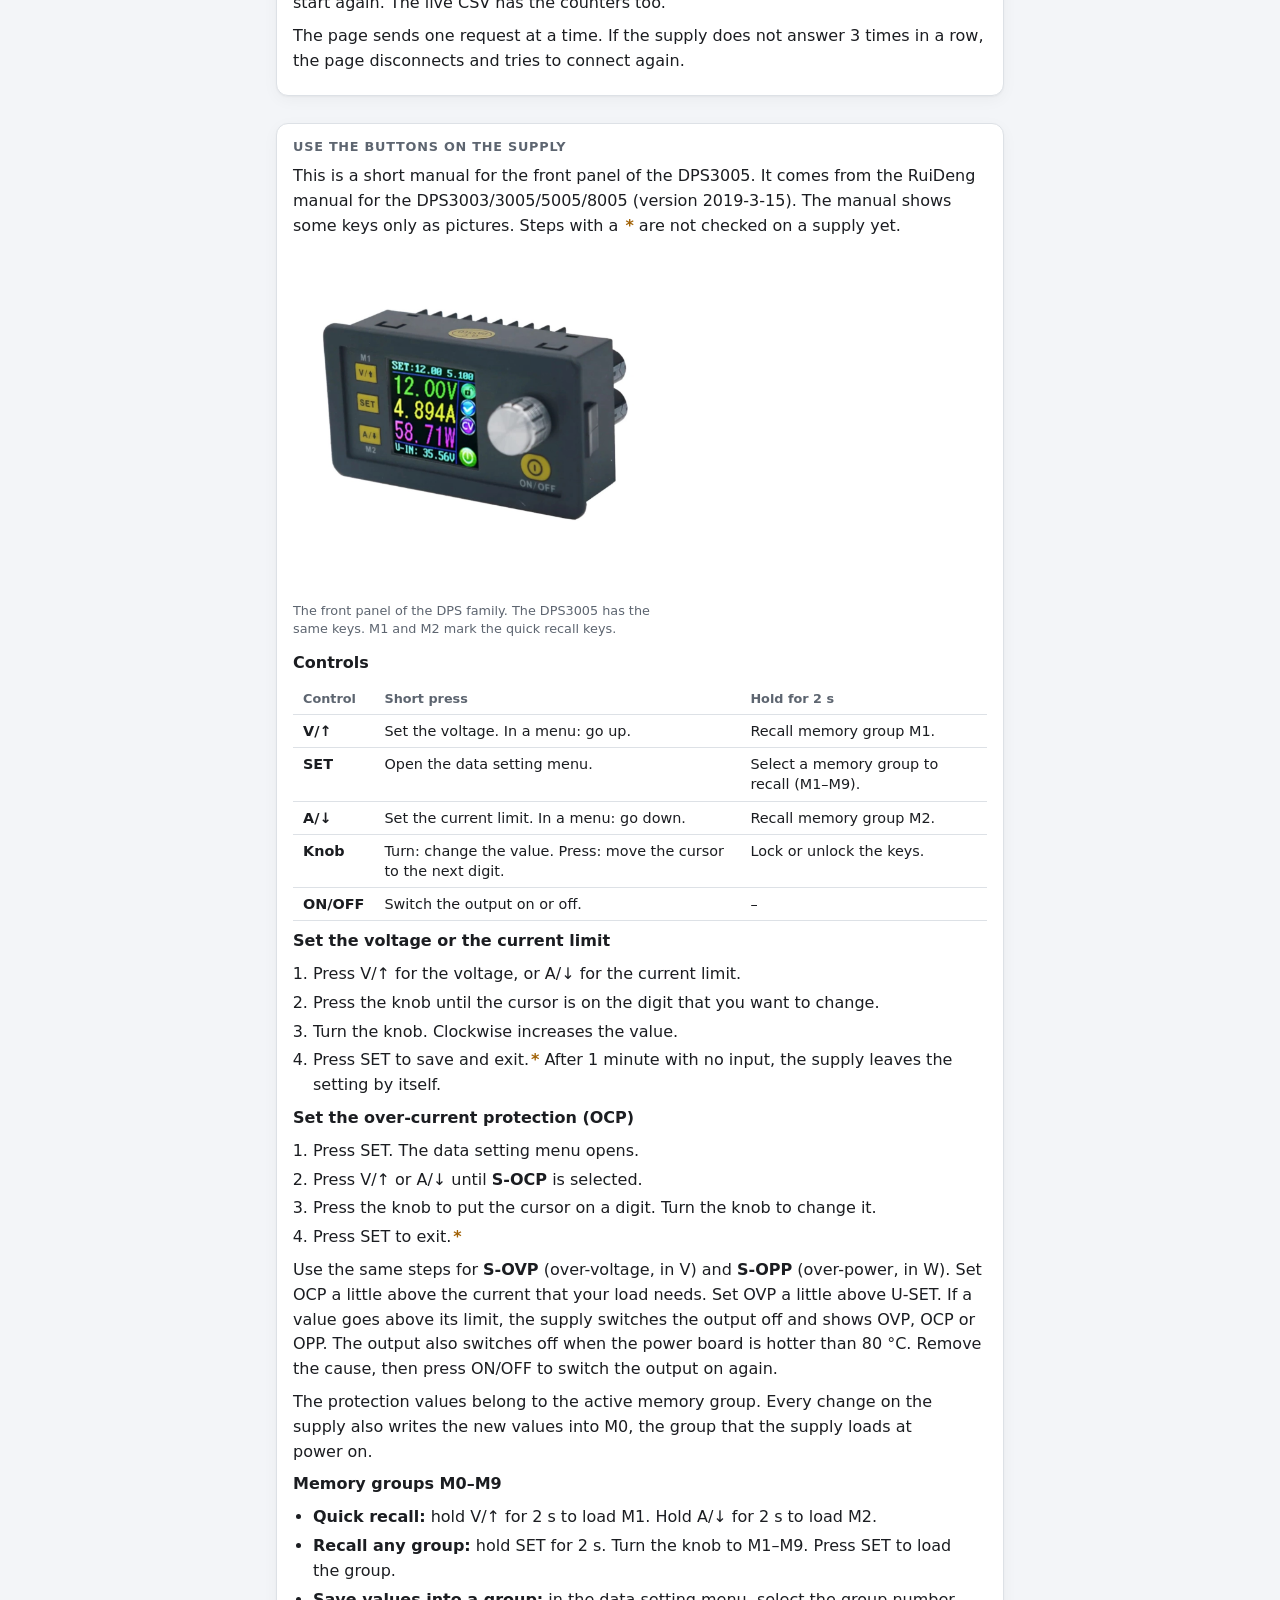
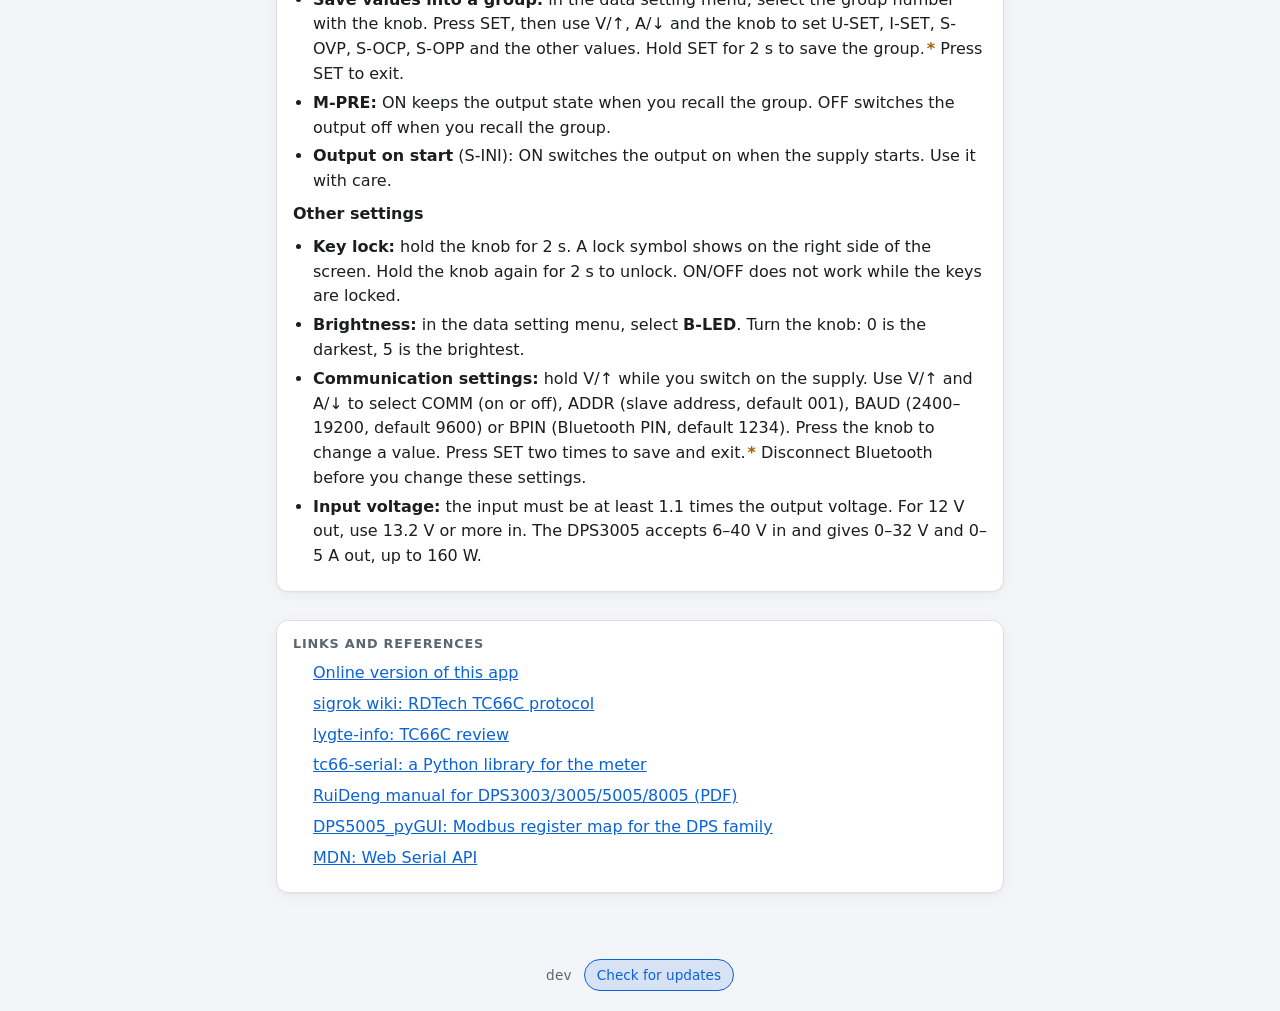
<file: help.html>
<!doctype html>
<html lang="en">
<head>
<meta charset="utf-8">
<meta name="viewport" content="width=device-width, initial-scale=1, viewport-fit=cover">
<meta name="color-scheme" content="light dark">
<script>
// Apply the stored color scheme before the first paint. js/theme.js has the toggle logic.
try { var s = localStorage.getItem('color-scheme'); document.querySelector('meta[name="color-scheme"]').content = (s === 'light' || s === 'dark') ? s : 'light dark'; } catch {}
</script>
<meta name="theme-color" content="#ffffff" media="(prefers-color-scheme: light)">
<meta name="theme-color" content="#1c1f23" media="(prefers-color-scheme: dark)">
<title>SerialBench Help</title>
<link rel="manifest" href="manifest.webmanifest">
<link rel="icon" href="icon.svg" type="image/svg+xml">
<link rel="stylesheet" href="css/style.css">
</head>
<body>
<header>
  <h1><span class="logo" aria-hidden="true">❔</span>Help</h1>
  <nav class="page-nav"><a href="index.html">Home</a> · <a href="meter.html">Meter</a> · <a href="battery.html">Battery test</a> · <a href="dps.html">Power supply</a> · <span aria-current="page">Help</span></nav>
  <div class="row header-actions">
    <button class="icon-button" id="theme-toggle" data-theme-toggle type="button" aria-label="Theme: auto">
      <svg class="icon-auto" aria-hidden="true" viewBox="0 0 24 24" width="18" height="18"><circle cx="12" cy="12" r="9" fill="none" stroke="currentColor" stroke-width="2" /><path d="M12 3a9 9 0 0 1 0 18Z" fill="currentColor" /></svg>
      <svg class="icon-sun" aria-hidden="true" viewBox="0 0 24 24" width="18" height="18"><g fill="none" stroke="currentColor" stroke-width="2" stroke-linecap="round"><circle cx="12" cy="12" r="4.5" /><path d="M12 2v2M12 20v2M2 12h2M20 12h2M4.9 4.9l1.4 1.4M17.7 17.7l1.4 1.4M4.9 19.1l1.4-1.4M17.7 6.3l1.4-1.4" /></g></svg>
      <svg class="icon-moon" aria-hidden="true" viewBox="0 0 24 24" width="18" height="18"><path fill="currentColor" d="M21 12.8A9 9 0 1 1 11.2 3a7 7 0 0 0 9.8 9.8Z" /></svg>
      <span class="visually-hidden" data-theme-label>Theme: auto</span>
    </button>
  </div>
</header>
<main class="prose">
  <nav class="help-parts" aria-label="Help parts">
    <a href="#general">General</a> · <a href="#meter">Meter</a> · <a href="#battery">Battery test</a> · <a href="#power-supply">Power supply</a>
  </nav>

  <div class="help-part" id="general">
    <h2 class="part-title">General</h2>

    <section aria-labelledby="about-heading">
      <h3 class="section-heading" id="about-heading">About this app</h3>
      <p>
        This web page reads the <strong>RDTech TC66C</strong> USB-C power meter and controls the <strong>RDTech DPS3005</strong>
        power supply in your browser. It uses the Web Serial API, so it needs no install and no server.
        You connect the meter over USB and see the live values, the stored recording and a battery test.
        You connect the power supply over USB or Bluetooth.
      </p>
      <ul>
        <li><strong>Meter page</strong> shows live voltage, current, power and more, with charts.</li>
        <li><strong>Battery test page</strong> records a discharge and computes the capacity of a power bank.</li>
        <li><strong>Power supply page</strong> controls an RDTech DPS3005 power supply over USB or Bluetooth. See <a href="#power-supply">Power supply</a>
          and <a href="#dps-buttons">the buttons on the supply</a>.</li>
        <li>The app is a Progressive Web App (PWA). You can install it and use it offline.</li>
      </ul>
    </section>
  
    <section id="connection" aria-labelledby="connection-heading">
      <h3 class="section-heading" id="connection-heading">Connection</h3>
      <p><strong>Connect next time.</strong> After the first connection, <strong>Connect</strong> uses the same port again,
        without the port dialog. Use <strong>Choose port…</strong> to select another port.</p>
      <p><strong>Lost connection.</strong> If the cable comes loose or the device restarts, the page tries to connect again
        for one to two minutes. A running battery test continues when the meter is back.
        The page adds no charge for the time without data.</p>
    </section>
  
    <section id="install" aria-labelledby="install-heading">
      <h3 class="section-heading" id="install-heading">Install the app</h3>
      <p>
        You can install the app on your computer or phone.
        Then it opens in its own window and works offline.
      </p>
      <p data-install-status>In Chrome or Edge, click <strong>Install</strong> in the header, or use the install icon in the address bar.</p>
      <p><button type="button" class="primary" data-install-button hidden>Install the app</button></p>
      <div data-install-ios hidden>
        <p>On iPhone or iPad:</p>
        <ol>
          <li>Open the page in Safari.</li>
          <li>Tap the <strong>Share</strong> button.</li>
          <li>Tap <strong>Add to Home Screen</strong>.</li>
        </ol>
        <p>iOS has no Web Serial API, so the app cannot connect to the meter there.</p>
      </div>
      <p><strong>Updates.</strong> The app checks for a new version when you open it and every 30 minutes.
        When a new version is ready, a banner at the bottom asks you to reload.
        The app does not reload by itself, so a running test does not stop.
        You can also click <strong>Check for updates</strong> at the bottom of each page.</p>
    </section>
    </div>

  <div class="help-part" id="meter">
    <h2 class="part-title">Meter</h2>
    <p class="part-page">Page: <a href="meter.html">Meter</a></p>

    <section aria-labelledby="device-heading">
      <h3 class="section-heading" id="device-heading">The device</h3>
      <div class="device-info">
        <figure class="photo-slot">
          <img src="img/tc66c.jpg" alt="Photo of the TC66C meter with its USB-C plug and color screen" class="photo-img"
               width="1080" height="1080" decoding="async">
          <figcaption>The RDTech TC66C. The screen shows voltage, current, temperature, D+ and D−.</figcaption>
        </figure>
        <div>
          <p>The <strong>RDTech TC66C</strong> is a small USB-C meter. Put it between a charger and a device.
            It measures the power that goes through it.</p>
          <dl class="spec-list">
            <dt>Connectors</dt><dd>USB-C plug and USB-C port</dd>
            <dt>Working voltage</dt><dd>3.5–24 V</dd>
            <dt>Current</dt><dd>0–5 A</dd>
            <dt>Resolution</dt><dd>0.1 mV, 0.01 mA</dd>
            <dt>Values</dt><dd>Voltage, current, power, load resistance, temperature, D+ and D−</dd>
            <dt>Counters</dt><dd>Two data groups, each with charge (mAh) and energy (mWh)</dd>
            <dt>Recording</dt><dd>Offline recording in the meter. The app downloads it.</dd>
            <dt>Computer link</dt><dd>USB serial port "GD32 Virtual Com Port", 115200 baud</dd>
          </dl>
          <p class="hint">Values from the RDTech manual. Check the manual of your meter for the accuracy.</p>
        </div>
      </div>
    </section>
  
    <section aria-labelledby="start-heading">
      <h3 class="section-heading" id="start-heading">Quick start</h3>
      <ol>
        <li>Connect the meter to the computer with a USB cable.</li>
        <li>Open the app in Chrome or Edge (or Firefox 151+).</li>
        <li>Close other programs that use the port.</li>
        <li>Go to the <a href="meter.html">Meter page</a> and click <strong>Connect</strong>.</li>
        <li>Select "GD32 Virtual Com Port" in the browser dialog.</li>
      </ol>
      <p>On the Meter page, each value has a small <span class="q-sample">?</span> button that explains it.</p>
    </section>
    </div>

  <div class="help-part" id="battery">
    <h2 class="part-title">Battery test</h2>
    <p class="part-page">Page: <a href="battery.html">Battery test</a></p>

    <section id="long-tests" aria-labelledby="long-tests-heading">
      <h3 class="section-heading" id="long-tests-heading">Long tests</h3>
      <p>The page keeps its sample rate in a hidden tab. During a battery test it keeps the screen on.
        Do not close the tab during a test. If the tab closes, the next visit saves the measured part of the test.</p>
    </section>
  
    <section id="efficiency" aria-labelledby="efficiency-heading">
      <h3 class="section-heading" id="efficiency-heading">Efficiency</h3>
      <p>
        The efficiency compares the energy that the power bank gives out with the energy on its label.
        Enter the rated capacity and the cell voltage on the <a href="battery.html">Battery test page</a> to see it.
      </p>
      <p><strong>How the page computes it</strong></p>
      <ol>
        <li>Rated energy (Wh) = rated capacity (mAh) × cell voltage (V) ÷ 1000.</li>
        <li>Delivered energy (Wh) = sum of voltage × current × time for all samples at the USB output.</li>
        <li>Efficiency (%) = delivered energy ÷ rated energy × 100.</li>
      </ol>
      <p>
        Example: a 10000 mAh power bank with 3.7 V cells has 37 Wh rated energy.
        If the meter counts 30 Wh at the output, the efficiency is 30 ÷ 37 = 81 %.
      </p>
      <p>
        The label gives the capacity of the internal cells at 3.7 V (some use 3.6 V or 3.85 V).
        The output is 5 V or more, so the power bank must convert the voltage.
        The converter, the cell resistance and the protection circuit use some energy.
        Thus, 100 % is not possible. Do not compare the mAh at 5 V with the mAh on the label. Compare the Wh.
      </p>
      <p><strong>How to read the result</strong></p>
      <table class="eff-table">
        <thead><tr><th>Efficiency</th><th>Meaning</th></tr></thead>
        <tbody>
          <tr><td>above 95 %</td><td>Not usual. Check the cell voltage. The label can also give less capacity than the cells have.</td></tr>
          <tr><td>85–95 %</td><td>Very good. A good converter and good cells.</td></tr>
          <tr><td>75–85 %</td><td>Good. This is usual for most power banks.</td></tr>
          <tr><td>65–75 %</td><td>Fair. Old cells, high current or a cheap converter.</td></tr>
          <tr><td>below 65 %</td><td>Poor. The cells are worn, or the label gives too much capacity.</td></tr>
        </tbody>
      </table>
      <p><strong>What changes the result</strong></p>
      <ul>
        <li><strong>Load current.</strong> A high current causes more loss. Test at about 1 A to compare power banks.</li>
        <li><strong>Output voltage.</strong> USB PD at 9 V, 12 V or 20 V can give a different result than 5 V.</li>
        <li><strong>Full charge.</strong> Charge the power bank fully before the test.</li>
        <li><strong>Auto stop.</strong> Some power banks switch off at a low current. Then the test stops early and the efficiency is too low.</li>
        <li><strong>Age and temperature.</strong> Old or cold cells give less energy.</li>
      </ul>
      <p>The <strong>Remaining (est.)</strong> tile uses the rated energy. It does not include the losses, so the real time is shorter.</p>
    </section>
    </div>

  <div class="help-part" id="power-supply">
    <h2 class="part-title">Power supply</h2>
    <p class="part-page">Page: <a href="dps.html">Power supply</a></p>

    <section id="dps" aria-labelledby="dps-heading">
      <h3 class="section-heading" id="dps-heading">Use the Power supply page</h3>
      <p>
        The <a href="dps.html">Power supply page</a> controls an <strong>RDTech DPS3005</strong> programmable power supply.
        The supply uses the Modbus RTU protocol. Other DPS models can work, but their scaling is not confirmed.
      </p>
      <p><strong>Connect over Bluetooth (Windows)</strong></p>
      <ol>
        <li>Switch on the supply. Close the phone app, because the Bluetooth module accepts only one connection.</li>
        <li>Open <strong>Settings → Bluetooth &amp; devices → Add device → Bluetooth</strong>.</li>
        <li>Select the supply, for example "DPS3005_001". Enter the PIN, usually <code>1234</code>.</li>
        <li>Windows adds two Bluetooth COM ports. The page uses the <strong>outgoing</strong> port.</li>
        <li>On the Power supply page, click <strong>Connect</strong> and select the Bluetooth port or the RFCOMM entry.</li>
      </ol>
      <p>
        Newer Chrome versions can also open the Bluetooth serial service directly. Set <strong>Ports</strong> to
        "Bluetooth (RFCOMM) only" to show only these entries.
      </p>
      <p><strong>Connect over USB</strong>: connect the USB communication module to the supply, then select its COM port.</p>
      <p>
        The default settings are 9600 baud and slave address 1.
        If you changed them on the supply, set the same values on the page before you connect.
      </p>
      <p><strong>What the page shows</strong></p>
      <ul>
        <li><strong>CV</strong> (constant voltage): the supply holds the output voltage at U-SET.</li>
        <li><strong>CC</strong> (constant current): the load wants more than I-SET, so the supply lowers the voltage and holds the current at I-SET.</li>
        <li><strong>Protection</strong>: OVP (over voltage), OCP (over current) or OPP (over power) switched the output off.
          Remove the cause, then switch the output on again.</li>
        <li><strong>Keys locked</strong>: the buttons on the supply do not work until you unlock them.</li>
        <li><strong>Lock the keys on connect</strong>: with this switch on, the page locks the keys each time it connects.
          Disconnect unlocks them again, but only if the page locked them. If the connection drops, the keys stay locked.
          Then hold the knob on the supply for 2 s to unlock them.</li>
        <li><strong>Memory groups M0–M9</strong>: stored sets of U, I and protection limits. Recall loads one group.
          <strong>Edit</strong> opens a dialog with all values of a group: U, I, OVP, OCP, OPP, light, M-PRE and output on start.
          <strong>Save to supply</strong> writes them. <strong>Use current U/I</strong> copies the present U-SET and I-SET into the dialog.
          Editing M0 changes the active settings at once.
          M0 is the group that the supply loads at power on.</li>
        <li><strong>Set U and I</strong>: use the arrows or the ↑ ↓ keys. Choose the step size below the value.
          Hold an arrow to repeat. Page Up and Page Down change the value by 10 steps. Escape cancels a typed value.</li>
      </ul>
      <p><strong>Safety</strong></p>
      <ul>
        <li><strong>Safety limits</strong> (below the setpoints): the page does not send a voltage or a current limit above these values.
          The arrows stop at the limit. The browser keeps the limits.</li>
        <li>When a protection trips, a red banner tells what happened and what to do.</li>
        <li>The supply needs an input of at least 1.1 × the output. If U-SET is too high for the input voltage, a warning shows.</li>
      </ul>
      <p><strong>Charge and energy</strong>: the page adds up the charge (mAh), the energy (Wh) and the time with the output on.
        The supply does not count them. Click <strong>Reset counters</strong> to start again. The live CSV has the counters too.</p>
      <p>The page sends one request at a time. If the supply does not answer 3 times in a row, the page disconnects and tries to connect again.</p>
    </section>
  
    <section id="dps-buttons" aria-labelledby="dps-buttons-heading">
      <h3 class="section-heading" id="dps-buttons-heading">Use the buttons on the supply</h3>
      <p>
        This is a short manual for the front panel of the DPS3005. It comes from the RuiDeng manual
        for the DPS3003/3005/5005/8005 (version 2019-3-15).
        The manual shows some keys only as pictures. Steps with a <span class="unconfirmed">*</span> are not checked on a supply yet.
      </p>

      <figure class="panel-photo">
        <img src="img/dps.jpg" alt="Front panel of a DPS power supply: keys V/↑, SET and A/↓ on the left, the color screen, the knob and the ON/OFF key on the right"
             width="1133" height="1073" decoding="async">
        <figcaption>The front panel of the DPS family. The DPS3005 has the same keys. M1 and M2 mark the quick recall keys.</figcaption>
      </figure>
      <p><strong>Controls</strong></p>
      <table class="eff-table">
        <thead><tr><th>Control</th><th>Short press</th><th>Hold for 2 s</th></tr></thead>
        <tbody>
          <tr><td>V/↑</td><td>Set the voltage. In a menu: go up.</td><td>Recall memory group M1.</td></tr>
          <tr><td>SET</td><td>Open the data setting menu.</td><td>Select a memory group to recall (M1–M9).</td></tr>
          <tr><td>A/↓</td><td>Set the current limit. In a menu: go down.</td><td>Recall memory group M2.</td></tr>
          <tr><td>Knob</td><td>Turn: change the value. Press: move the cursor to the next digit.</td><td>Lock or unlock the keys.</td></tr>
          <tr><td>ON/OFF</td><td>Switch the output on or off.</td><td>–</td></tr>
        </tbody>
      </table>

      <p><strong>Set the voltage or the current limit</strong></p>
      <ol>
        <li>Press V/↑ for the voltage, or A/↓ for the current limit.</li>
        <li>Press the knob until the cursor is on the digit that you want to change.</li>
        <li>Turn the knob. Clockwise increases the value.</li>
        <li>Press SET to save and exit.<span class="unconfirmed">*</span> After 1 minute with no input, the supply leaves the setting by itself.</li>
      </ol>

      <p><strong>Set the over-current protection (OCP)</strong></p>
      <ol>
        <li>Press SET. The data setting menu opens.</li>
        <li>Press V/↑ or A/↓ until <strong>S-OCP</strong> is selected.</li>
        <li>Press the knob to put the cursor on a digit. Turn the knob to change it.</li>
        <li>Press SET to exit.<span class="unconfirmed">*</span></li>
      </ol>
      <p>
        Use the same steps for <strong>S-OVP</strong> (over-voltage, in V) and <strong>S-OPP</strong> (over-power, in W).
        Set OCP a little above the current that your load needs. Set OVP a little above U-SET.
        If a value goes above its limit, the supply switches the output off and shows OVP, OCP or OPP.
        The output also switches off when the power board is hotter than 80 °C.
        Remove the cause, then press ON/OFF to switch the output on again.
      </p>
      <p>
        The protection values belong to the active memory group.
        Every change on the supply also writes the new values into M0, the group that the supply loads at power on.
      </p>

      <p><strong>Memory groups M0–M9</strong></p>
      <ul>
        <li><strong>Quick recall:</strong> hold V/↑ for 2 s to load M1. Hold A/↓ for 2 s to load M2.</li>
        <li><strong>Recall any group:</strong> hold SET for 2 s. Turn the knob to M1–M9. Press SET to load the group.</li>
        <li><strong>Save values into a group:</strong> in the data setting menu, select the group number with the knob.
          Press SET, then use V/↑, A/↓ and the knob to set U-SET, I-SET, S-OVP, S-OCP, S-OPP and the other values.
          Hold SET for 2 s to save the group.<span class="unconfirmed">*</span> Press SET to exit.</li>
        <li><strong>M-PRE:</strong> ON keeps the output state when you recall the group. OFF switches the output off when you recall the group.</li>
        <li><strong>Output on start</strong> (S-INI): ON switches the output on when the supply starts. Use it with care.</li>
      </ul>

      <p><strong>Other settings</strong></p>
      <ul>
        <li><strong>Key lock:</strong> hold the knob for 2 s. A lock symbol shows on the right side of the screen. Hold the knob again for 2 s to unlock.
          ON/OFF does not work while the keys are locked.</li>
        <li><strong>Brightness:</strong> in the data setting menu, select <strong>B-LED</strong>. Turn the knob: 0 is the darkest, 5 is the brightest.</li>
        <li><strong>Communication settings:</strong> hold V/↑ while you switch on the supply.
          Use V/↑ and A/↓ to select COMM (on or off), ADDR (slave address, default 001), BAUD (2400–19200, default 9600) or BPIN (Bluetooth PIN, default 1234).
          Press the knob to change a value. Press SET two times to save and exit.<span class="unconfirmed">*</span>
          Disconnect Bluetooth before you change these settings.</li>
        <li><strong>Input voltage:</strong> the input must be at least 1.1 times the output voltage. For 12 V out, use 13.2 V or more in.
          The DPS3005 accepts 6–40 V in and gives 0–32 V and 0–5 A out, up to 160 W.</li>
      </ul>
    </section>
    </div>

  <section aria-labelledby="links-heading">
    <h2 id="links-heading">Links and references</h2>
    <ul class="link-list">
      <li><a href="https://mival.github.io/tc66-web-app/" target="_blank" rel="noopener">Online version of this app</a></li>
      <li><a href="https://sigrok.org/wiki/RDTech_TC66C" target="_blank" rel="noopener">sigrok wiki: RDTech TC66C protocol</a></li>
      <li><a href="https://lygte-info.dk/review/USBmeter%20RD%20Tech%20USB%20Meter%20TC66C%20UK.html" target="_blank" rel="noopener">lygte-info: TC66C review</a></li>
      <li><a href="https://pypi.org/project/tc66-serial/" target="_blank" rel="noopener">tc66-serial: a Python library for the meter</a></li>
      <li><a href="https://www.rcscomponents.kiev.ua/datasheets/Model_DPS3003_DPS3005_DPS5005_DPS8005.pdf" target="_blank" rel="noopener">RuiDeng manual for DPS3003/3005/5005/8005 (PDF)</a></li>
      <li><a href="https://github.com/lambcutlet/DPS5005_pyGUI" target="_blank" rel="noopener">DPS5005_pyGUI: Modbus register map for the DPS family</a></li>
      <li><a href="https://developer.mozilla.org/en-US/docs/Web/API/Web_Serial_API" target="_blank" rel="noopener">MDN: Web Serial API</a></li>
    </ul>
  </section>
</main>
<footer class="app-foot">
  <span class="app-version" data-app-version>dev</span>
  <button class="link-button" id="app-check" data-app-check type="button" hidden>Check for updates</button>
  <span class="app-update-message" data-app-update-message role="status" hidden></span>
</footer>
<script src="js/version.js"></script>
<script src="js/i18n-cs.js"></script>
<script src="js/i18n.js"></script>
<script src="js/theme.js"></script>
<script src="js/pwa.js"></script>
<script src="js/update.js"></script>
<script>Theme.init();</script>
</body>
</html>
</file>
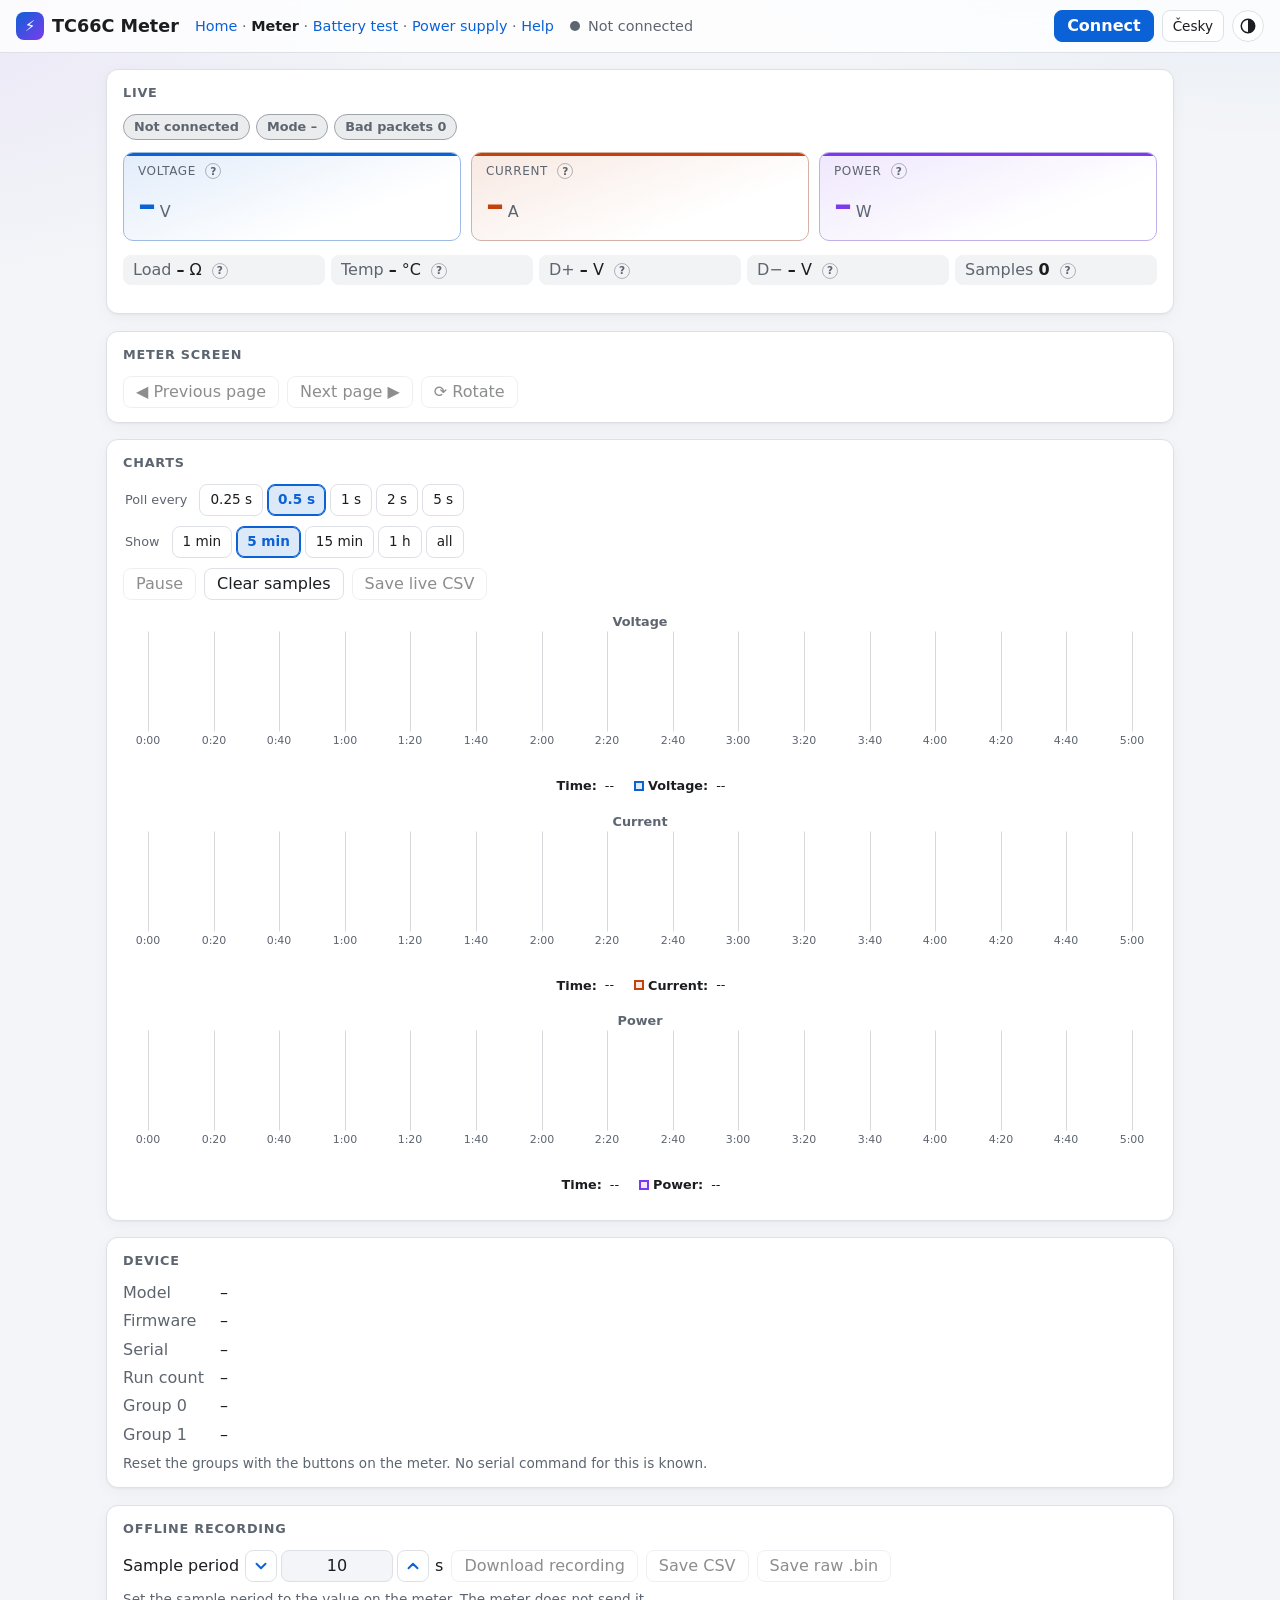
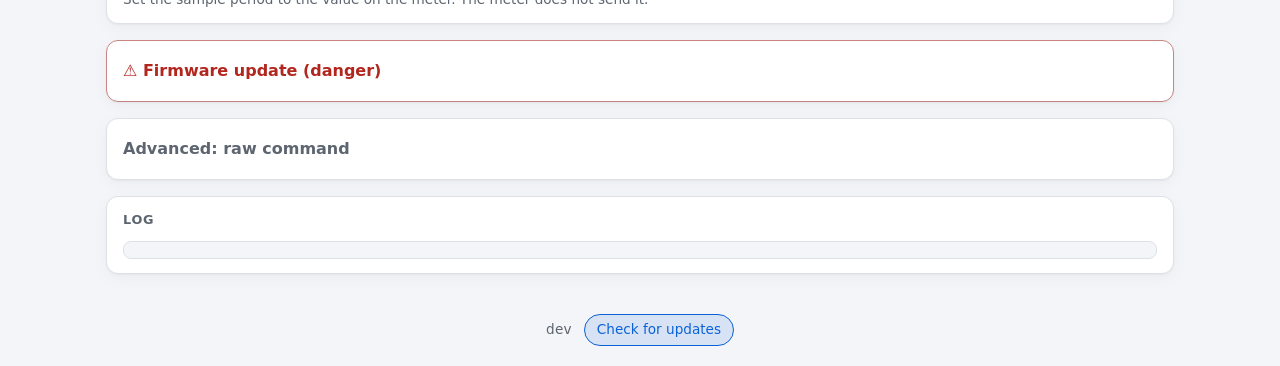
<file: meter.html>
<!doctype html>
<html lang="en">
<head>
<meta charset="utf-8">
<meta name="viewport" content="width=device-width, initial-scale=1, viewport-fit=cover">
<meta name="color-scheme" content="light dark">
<script>
// Apply the stored color scheme before the first paint. js/app.js has the toggle logic.
try { var s = localStorage.getItem('color-scheme'); document.querySelector('meta[name="color-scheme"]').content = (s === 'light' || s === 'dark') ? s : 'light dark'; } catch {}
</script>
<meta name="theme-color" content="#ffffff" media="(prefers-color-scheme: light)">
<meta name="theme-color" content="#1c1f23" media="(prefers-color-scheme: dark)">
<title>TC66C Meter</title>
<link rel="manifest" href="manifest.webmanifest">
<link rel="icon" href="icon.svg" type="image/svg+xml">
<link rel="stylesheet" href="js/vendor/uplot/uPlot.min.css">
<link rel="stylesheet" href="css/style.css">
</head>
<body>
<header>
  <h1><span class="logo" aria-hidden="true">⚡</span>TC66C Meter</h1>
  <nav class="page-nav"><a href="index.html">Home</a> · <span aria-current="page">Meter</span> · <a href="battery.html">Battery test</a> · <a href="dps.html">Power supply</a> · <a href="help.html#meter">Help</a></nav>
  <div class="status" role="status" aria-live="polite">
    <span class="dot" id="status-dot"></span><span id="status-text">Not connected</span>
  </div>
  <div class="row header-actions">
    <button class="primary" id="connect">Connect</button>
    <button id="choose-port" type="button" hidden title="Choose another serial port">Choose port…</button>
    <button id="disconnect" hidden disabled>Disconnect</button>
    <button class="icon-button" id="theme-toggle" data-theme-toggle type="button" aria-label="Theme: auto">
      <svg class="icon-auto" aria-hidden="true" viewBox="0 0 24 24" width="18" height="18"><circle cx="12" cy="12" r="9" fill="none" stroke="currentColor" stroke-width="2" /><path d="M12 3a9 9 0 0 1 0 18Z" fill="currentColor" /></svg>
      <svg class="icon-sun" aria-hidden="true" viewBox="0 0 24 24" width="18" height="18"><g fill="none" stroke="currentColor" stroke-width="2" stroke-linecap="round"><circle cx="12" cy="12" r="4.5" /><path d="M12 2v2M12 20v2M2 12h2M20 12h2M4.9 4.9l1.4 1.4M17.7 17.7l1.4 1.4M4.9 19.1l1.4-1.4M17.7 6.3l1.4-1.4" /></g></svg>
      <svg class="icon-moon" aria-hidden="true" viewBox="0 0 24 24" width="18" height="18"><path fill="currentColor" d="M21 12.8A9 9 0 1 1 11.2 3a7 7 0 0 0 9.8 9.8Z" /></svg>
      <span class="visually-hidden" data-theme-label>Theme: auto</span>
    </button>
  </div>
</header>
<main>
  <section id="unsupported" class="error-message" hidden>
    This browser has no Web Serial API. Use Chrome or Edge (or Firefox 151+), and open the page from a local file or from localhost/https.
  </section>

  <section aria-labelledby="live-heading">
    <h2 id="live-heading">Live</h2>
    <div class="dps-badges" aria-label="Meter state">
      <span class="badge" id="badge-connection" data-state="neutral">Not connected</span>
      <span class="badge" id="badge-mode" data-state="neutral">Mode –</span>
      <span class="badge" id="badge-packets" data-state="neutral">Bad packets 0</span>
    </div>
    <div class="readouts">
      <div class="readout voltage"><div class="label" data-unit="V">Voltage <button type="button" class="help-btn" popovertarget="help-voltage" aria-label="What is voltage?">?</button></div><span class="value" id="value-voltage">–</span><span class="unit">V</span></div>
      <div class="readout current"><div class="label" data-unit="A">Current <button type="button" class="help-btn" popovertarget="help-current" aria-label="What is current?">?</button></div><span class="value" id="value-current">–</span><span class="unit">A</span></div>
      <div class="readout power"><div class="label" data-unit="W">Power <button type="button" class="help-btn" popovertarget="help-power" aria-label="What is power?">?</button></div><span class="value" id="value-power">–</span><span class="unit">W</span></div>
    </div>
    <div class="secondary-values">
      <div><span>Load </span><b id="value-resistance">–</b> Ω <button type="button" class="help-btn" popovertarget="help-resistance" aria-label="What is load resistance?">?</button></div>
      <div><span>Temp </span><b id="value-temperature">–</b> °C <button type="button" class="help-btn" popovertarget="help-temperature" aria-label="What is temperature?">?</button></div>
      <div><span>D+ </span><b id="value-data-plus">–</b> V <button type="button" class="help-btn" popovertarget="help-data-plus" aria-label="What is D+?">?</button></div>
      <div><span>D− </span><b id="value-data-minus">–</b> V <button type="button" class="help-btn" popovertarget="help-data-minus" aria-label="What is D−?">?</button></div>
      <div><span>Samples </span><b id="value-sample-count">0</b> <button type="button" class="help-btn" popovertarget="help-sample-count" aria-label="What is the sample count?">?</button></div>
    </div>
    <!-- Help texts for the live values. Each one opens from its "?" button. -->
    <div popover id="help-voltage" class="help-pop">Bus voltage (VBUS) across the USB connector.</div>
    <div popover id="help-current" class="help-pop">Current on the bus. It rises when the load draws power.</div>
    <div popover id="help-power" class="help-pop">Power now. Power is voltage times current.</div>
    <div popover id="help-resistance" class="help-pop">Load resistance. The meter computes it from the voltage and the current.</div>
    <div popover id="help-temperature" class="help-pop">Internal temperature of the meter.</div>
    <div popover id="help-data-plus" class="help-pop">Voltage on the USB D+ data line. A charger sets D+ and D− to tell the device how much current it can draw. This is the charge mode.</div>
    <div popover id="help-data-minus" class="help-pop">Voltage on the USB D− data line. With D+, it shows the charger handshake, for example USB BC1.2 or Quick Charge.</div>
    <div popover id="help-sample-count" class="help-pop">Number of readings since you connected.</div>
  </section>

  <section aria-labelledby="screen-heading">
    <h2 id="screen-heading">Meter screen</h2>
    <div class="row">
      <button data-command="lastp" disabled>◀ Previous page</button>
      <button data-command="nextp" disabled>Next page ▶</button>
      <button data-command="rotat" disabled>⟳ Rotate</button>
    </div>
  </section>

  <section aria-labelledby="charts-heading">
    <h2 id="charts-heading">Charts</h2>
    <div class="chart-controls">
      <fieldset class="segmented" id="poll-interval">
        <legend>Poll every</legend>
        <label><input type="radio" name="poll-interval" value="250"><span>0.25 s</span></label>
        <label><input type="radio" name="poll-interval" value="500" checked><span>0.5 s</span></label>
        <label><input type="radio" name="poll-interval" value="1000"><span>1 s</span></label>
        <label><input type="radio" name="poll-interval" value="2000"><span>2 s</span></label>
        <label><input type="radio" name="poll-interval" value="5000"><span>5 s</span></label>
      </fieldset>
      <fieldset class="segmented" id="chart-window">
        <legend>Show</legend>
        <label><input type="radio" name="chart-window" value="60"><span>1 min</span></label>
        <label><input type="radio" name="chart-window" value="300" checked><span>5 min</span></label>
        <label><input type="radio" name="chart-window" value="900"><span>15 min</span></label>
        <label><input type="radio" name="chart-window" value="3600"><span>1 h</span></label>
        <label><input type="radio" name="chart-window" value="0"><span>all</span></label>
      </fieldset>
      <div class="row">
        <button id="pause" disabled>Pause</button>
        <button id="clear">Clear samples</button>
        <button id="save-live" disabled>Save live CSV</button>
      </div>
    </div>
    <div class="charts" role="img" aria-label="Charts of voltage, current and power over time. The current values are shown above.">
      <div class="uchart" id="chart-voltage"></div>
      <div class="uchart" id="chart-current"></div>
      <div class="uchart" id="chart-power"></div>
    </div>
  </section>

  <section aria-labelledby="device-heading">
    <h2 id="device-heading">Device</h2>
    <dl class="info">
      <dt>Model</dt><dd id="device-model">–</dd>
      <dt>Firmware</dt><dd id="device-firmware">–</dd>
      <dt>Serial</dt><dd id="device-serial">–</dd>
      <dt>Run count</dt><dd id="device-run-count">–</dd>
      <dt>Group 0</dt><dd id="device-group-0">–</dd>
      <dt>Group 1</dt><dd id="device-group-1">–</dd>
    </dl>
    <p class="hint">Reset the groups with the buttons on the meter. No serial command for this is known.</p>
  </section>

  <section aria-labelledby="recording-heading">
    <h2 id="recording-heading">Offline recording</h2>
    <div class="row">
      <label>Sample period <input type="number" id="sample-period" min="1" max="3600" step="1" value="10" data-stepper="sample period"> s</label>
      <button id="download-recording" disabled>Download recording</button>
      <button id="save-recording-csv" disabled>Save CSV</button>
      <button id="save-recording-bin" disabled>Save raw .bin</button>
      <span id="recording-progress" class="hint" role="status"></span>
    </div>
    <p class="hint">Set the sample period to the value on the meter. The meter does not send it.</p>
    <div class="summary" id="recording-summary" hidden></div>
    <div class="charts" id="recording-charts" hidden role="img" aria-label="Charts of the offline recording. The summary is shown above.">
      <div class="uchart" id="recording-chart-voltage"></div>
      <div class="uchart" id="recording-chart-current"></div>
      <div class="uchart" id="recording-chart-power"></div>
    </div>
  </section>

  <section class="danger" aria-labelledby="update-heading">
    <details id="update-details">
      <summary id="update-heading">⚠ Firmware update (danger)</summary>

      <div class="warn-box" role="alert">
        <strong>Warning.</strong> A firmware update can make the meter unusable (a "brick").
        <ul>
          <li data-i18n-html="firmware-only-official">Flash <strong>only</strong> an official TC66 firmware image. A wrong file can destroy the meter.</li>
          <li data-i18n-html="firmware-do-not-unplug">Do <strong>not</strong> unplug the meter during the update.</li>
          <li>Use a direct USB port. Do not use a hub.</li>
        </ul>
      </div>

      <h3>Step 1 — Enter bootloader mode</h3>
      <ol class="steps">
        <li>Disconnect the meter.</li>
        <li data-i18n-html="boot-hold-k1">Press and hold the <strong>K1</strong> button.</li>
        <li>Connect the meter while you hold K1.</li>
        <li>Release K1.</li>
        <li data-i18n-html="boot-click-connect">Click <strong>Connect</strong> at the top, then <strong>Check mode</strong> below.</li>
      </ol>
      <div class="row">
        <button id="check-mode" disabled>Check mode</button>
        <span>Mode: <b id="update-mode">unknown</b></span>
      </div>

      <h3>Step 2 — Choose the firmware file</h3>
      <div class="row">
        <input type="file" id="firmware-file" accept=".bin,application/octet-stream">
      </div>
      <p id="firmware-info" class="hint"></p>

      <h3>Step 3 — Flash</h3>
      <label class="confirm">
        <input type="checkbox" id="update-confirm">
        I understand this can permanently brick the meter.
      </label>
      <div class="row">
        <button id="flash" class="danger-button" disabled>Flash firmware</button>
        <span id="flash-status" class="hint" role="status"></span>
      </div>
      <progress id="flash-progress" max="100" value="0" hidden></progress>
    </details>
  </section>

  <section aria-labelledby="raw-heading">
    <details>
      <summary id="raw-heading">Advanced: raw command</summary>
      <p class="hint" data-i18n-html="raw-hint">Sends ASCII text with no terminator, then shows all bytes until 0.5 s of silence. <b>update</b> puts the meter into the bootloader.</p>
      <form class="row" id="raw-form">
        <input id="raw-command" placeholder="e.g. query" autocomplete="off" spellcheck="false" maxlength="64">
        <button id="raw-send" type="submit" disabled>Send</button>
      </form>
      <pre id="raw-output" hidden></pre>
    </details>
  </section>

  <section aria-labelledby="log-heading">
    <h2 id="log-heading">Log</h2>
    <pre id="log" aria-live="polite"></pre>
  </section>
</main>
<footer class="app-foot">
  <span class="app-version" data-app-version>dev</span>
  <button class="link-button" id="app-check" data-app-check type="button" hidden>Check for updates</button>
  <span class="app-update-message" data-app-update-message role="status" hidden></span>
</footer>
<script src="js/version.js"></script>
<script src="js/i18n-cs.js"></script>
<script src="js/i18n.js"></script>
<script src="js/common.js"></script>
<script src="js/tc66.js"></script>
<script src="js/vendor/uplot/uPlot.iife.min.js"></script>
<script src="js/uchart.js"></script>
<script src="js/stepper.js"></script>
<script src="js/theme.js"></script>
<script src="js/app.js"></script>
<script src="js/pwa.js"></script>
<script src="js/update.js"></script>
</body>
</html>
</file>
<file: css/style.css>
:root {
  color-scheme: light dark;

  /* The theme toggle sets the meta element. These rules map it to the color-scheme property. */
  &:has(> head > meta[name="color-scheme"][content="light"]) { color-scheme: light; }
  &:has(> head > meta[name="color-scheme"][content="dark"]) { color-scheme: dark; }

  --background-light: #f3f5f8;
  --background-dark: #0f1114;
  --panel-light: #ffffff;
  --panel-dark: #1a1d22;
  --text-light: #1b1d21;
  --text-dark: #e6e8eb;
  --muted-light: #5d6570;
  --muted-dark: #9aa3ad;
  --border-light: #dde1e6;
  --border-dark: #2c3138;
  --accent-light: #0b62d6;
  --accent-dark: #5aa2ff;
  --on-accent-light: #ffffff;
  --on-accent-dark: #0b1a2e;
  --danger-light: #b3261e;
  --danger-dark: #ff8a80;
  --success-light: #1a7f37;
  --success-dark: #56d364;
  --voltage-light: #0b62d6;
  --voltage-dark: #5aa2ff;
  --current-light: #c2410c;
  --current-dark: #fb923c;
  --power-light: #7c3aed;
  --power-dark: #c4a1ff;
  --input-light: #0f766e;
  --input-dark: #2dd4bf;
  --warning-light: #a16207;
  --warning-dark: #facc15;

  /* Fallback for browsers without light-dark(): follow the system preference only. */
  --color-background: var(--background-light);
  --color-panel: var(--panel-light);
  --color-text: var(--text-light);
  --color-muted: var(--muted-light);
  --color-border: var(--border-light);
  --color-accent: var(--accent-light);
  --color-on-accent: var(--on-accent-light);
  --color-danger: var(--danger-light);
  --color-success: var(--success-light);
  --color-voltage: var(--voltage-light);
  --color-current: var(--current-light);
  --color-power: var(--power-light);
  --color-input: var(--input-light);
  --color-warning: var(--warning-light);

  @media (prefers-color-scheme: dark) {
    --color-background: var(--background-dark);
    --color-panel: var(--panel-dark);
    --color-text: var(--text-dark);
    --color-muted: var(--muted-dark);
    --color-border: var(--border-dark);
    --color-accent: var(--accent-dark);
    --color-on-accent: var(--on-accent-dark);
    --color-danger: var(--danger-dark);
    --color-success: var(--success-dark);
    --color-voltage: var(--voltage-dark);
    --color-current: var(--current-dark);
    --color-power: var(--power-dark);
    --color-input: var(--input-dark);
    --color-warning: var(--warning-dark);
  }

  /* light-dark() follows the color-scheme property, so the theme toggle works. */
  @supports (color: light-dark(white, black)) {
    --color-background: light-dark(var(--background-light), var(--background-dark));
    --color-panel: light-dark(var(--panel-light), var(--panel-dark));
    --color-text: light-dark(var(--text-light), var(--text-dark));
    --color-muted: light-dark(var(--muted-light), var(--muted-dark));
    --color-border: light-dark(var(--border-light), var(--border-dark));
    --color-accent: light-dark(var(--accent-light), var(--accent-dark));
    --color-on-accent: light-dark(var(--on-accent-light), var(--on-accent-dark));
    --color-danger: light-dark(var(--danger-light), var(--danger-dark));
    --color-success: light-dark(var(--success-light), var(--success-dark));
    --color-voltage: light-dark(var(--voltage-light), var(--voltage-dark));
    --color-current: light-dark(var(--current-light), var(--current-dark));
    --color-power: light-dark(var(--power-light), var(--power-dark));
    --color-input: light-dark(var(--input-light), var(--input-dark));
    --color-warning: light-dark(var(--warning-light), var(--warning-dark));
  }

  --chart-grid: color-mix(in srgb, var(--color-muted) 25%, transparent);
  --chart-text: var(--color-muted);
  --shadow: 0 1px 2px rgb(0 0 0 / 0.04), 0 4px 16px rgb(0 0 0 / 0.04);
  --radius: 12px;
  --gutter: 16px;
  --target-size: 32px;
  @media (pointer: coarse) { --target-size: 44px; }
  @media (max-width: 480px) { --gutter: 10px; }

  accent-color: var(--color-accent);
  scrollbar-color: color-mix(in srgb, var(--color-muted) 60%, transparent) transparent;
  font-family: system-ui, -apple-system, "Segoe UI", Roboto, sans-serif;
}

* { box-sizing: border-box; }
[hidden] { display: none !important; }

.visually-hidden {
  position: absolute;
  width: 1px;
  height: 1px;
  overflow: hidden;
  clip-path: inset(50%);
  white-space: nowrap;
}

body {
  margin: 0;
  min-height: 100dvh;
  background:
    radial-gradient(60rem 30rem at 100% -10%, color-mix(in srgb, var(--color-accent) 10%, transparent), transparent 70%),
    radial-gradient(50rem 25rem at -10% 0%, color-mix(in srgb, var(--color-power) 8%, transparent), transparent 70%),
    var(--color-background);
  color: var(--color-text);
  line-height: 1.4;
  overflow-wrap: anywhere;
}

h1, h2, h3 { text-wrap: balance; }
p, li { text-wrap: pretty; }

/* ---------- Header ---------- */

header {
  display: flex;
  flex-wrap: wrap;
  gap: 8px 16px;
  align-items: center;
  padding: 10px max(var(--gutter), env(safe-area-inset-right, 0px)) 10px max(var(--gutter), env(safe-area-inset-left, 0px));
  padding-top: max(10px, env(safe-area-inset-top, 0px));
  border-bottom: 1px solid var(--color-border);
  background: color-mix(in srgb, var(--color-panel) 80%, transparent);
  backdrop-filter: blur(12px) saturate(1.4);
  position: sticky;
  top: 0;
  z-index: 10;
}
header h1 {
  font-size: 1.1rem;
  margin: 0;
  display: flex;
  align-items: center;
  gap: 8px;
  white-space: nowrap;
}
.logo {
  display: inline-grid;
  place-items: center;
  width: 28px;
  height: 28px;
  border-radius: 8px;
  font-size: 0.95rem;
  background: linear-gradient(135deg, var(--color-voltage), var(--color-power));
  color: #fff;
}
header .status { margin-right: auto; }
/* A page without a status (start page, help): the nav pushes the buttons to the right. */
header:not(:has(.status)) .page-nav { margin-right: auto; }
.header-actions { flex-wrap: nowrap; }

.icon-button {
  display: inline-grid;
  place-items: center;
  padding: 0;
  min-width: var(--target-size);
  border-radius: 50%;
}
.icon-button svg { grid-area: 1 / 1; transition: transform 0.3s ease, opacity 0.3s ease; }

/* The toggle shows the current state: an auto icon, a sun (light) or a moon (dark).
   js/theme.js sets data-state on the button. */
.icon-auto, .icon-sun, .icon-moon { display: none; }
[data-theme-toggle][data-state="auto"] .icon-auto,
[data-theme-toggle][data-state="light"] .icon-sun,
[data-theme-toggle][data-state="dark"] .icon-moon { display: revert; }

/* ---------- Layout ---------- */

main {
  max-width: 1100px;
  margin: 0 auto;
  padding: var(--gutter);
  padding-left: max(var(--gutter), env(safe-area-inset-left, 0px));
  padding-right: max(var(--gutter), env(safe-area-inset-right, 0px));
  padding-bottom: max(var(--gutter), env(safe-area-inset-bottom, 0px));
  display: grid;
  gap: var(--gutter);
}

section {
  background: var(--color-panel);
  border: 1px solid var(--color-border);
  border-radius: var(--radius);
  box-shadow: var(--shadow);
  padding: 14px 16px;
  min-width: 0;
  container-type: inline-size;
}

h2, .section-heading {
  font-size: 0.8rem;
  margin: 0 0 12px;
  color: var(--color-muted);
  font-weight: 600;
  text-transform: uppercase;
  letter-spacing: 0.06em;
}

/* ---------- Controls ---------- */

button, select, input { font: inherit; color: inherit; }
button, select, input:not([type="checkbox"], [type="radio"], [type="file"]) { min-height: var(--target-size); }
button {
  background: var(--color-panel);
  border: 1px solid var(--color-border);
  border-radius: 8px;
  padding: 4px 12px;
  cursor: pointer;
  transition: border-color 0.15s, background-color 0.15s, transform 0.1s;
}
button:hover:not(:disabled) {
  border-color: var(--color-accent);
  background: color-mix(in srgb, var(--color-accent) 6%, var(--color-panel));
}
button:active:not(:disabled) { transform: scale(0.97); }
button:disabled { opacity: 0.5; cursor: not-allowed; }
button.primary {
  background: var(--color-accent);
  border-color: var(--color-accent);
  color: var(--color-on-accent);
  font-weight: 600;
}
button.primary:hover:not(:disabled) { background: color-mix(in srgb, var(--color-accent) 85%, var(--color-text)); }
:focus-visible { outline: 2px solid var(--color-accent); outline-offset: 2px; }
select, input {
  background: var(--color-background);
  border: 1px solid var(--color-border);
  border-radius: 8px;
  padding: 4px 8px;
}
input[type="number"] { width: 6em; }
label { display: inline-flex; gap: 6px; align-items: center; }

.row { display: flex; flex-wrap: wrap; gap: 8px; align-items: center; }

/* ---------- Status ---------- */

.status { display: flex; align-items: center; gap: 8px; color: var(--color-muted); font-size: 0.9rem; }
.dot { width: 10px; height: 10px; border-radius: 50%; background: var(--color-muted); flex: none; }
.dot.on { background: var(--color-success); animation: pulse 2s ease-out infinite; }
.dot.error { background: var(--color-danger); }
@keyframes pulse {
  from { box-shadow: 0 0 0 0 color-mix(in srgb, var(--color-success) 60%, transparent); }
  to { box-shadow: 0 0 0 8px transparent; }
}

/* ---------- Live readouts ---------- */

.readouts {
  display: grid;
  grid-template-columns: repeat(auto-fit, minmax(150px, 1fr));
  gap: 10px;
  margin-bottom: 14px;
}
.readout {
  --tint: var(--color-accent);
  position: relative;
  overflow: hidden;
  border: 1px solid color-mix(in srgb, var(--tint) 30%, var(--color-border));
  border-radius: 10px;
  padding: 10px 14px;
  background: linear-gradient(160deg, color-mix(in srgb, var(--tint) 12%, var(--color-panel)), var(--color-panel) 70%);
}
.readout::before {
  content: "";
  position: absolute;
  inset: 0 0 auto;
  height: 3px;
  background: var(--tint);
}
.readout.voltage { --tint: var(--color-voltage); }
.readout.current { --tint: var(--color-current); }
.readout.power { --tint: var(--color-power); }
.readout .label { font-size: 0.75rem; color: var(--color-muted); text-transform: uppercase; letter-spacing: 0.05em; }
.readout .value {
  font-size: clamp(1.5rem, 1rem + 2vw, 2.25rem);
  font-variant-numeric: tabular-nums;
  font-weight: 650;
  color: var(--tint);
  letter-spacing: -0.01em;
}
.readout .unit { font-size: 1rem; color: var(--color-muted); margin-left: 4px; }

.secondary-values {
  display: grid;
  grid-template-columns: repeat(auto-fit, minmax(130px, 1fr));
  gap: 6px;
  margin-bottom: 14px;
  font-variant-numeric: tabular-nums;
}
.secondary-values > div {
  padding: 4px 10px;
  border-radius: 8px;
  background: color-mix(in srgb, var(--color-muted) 8%, transparent);
}
.secondary-values span { color: var(--color-muted); }

.charts { display: grid; gap: 4px; margin-top: 12px; }
canvas.strip { display: block; width: 100%; height: 130px; }

/* Narrow sections, for example on a phone. */
@container (max-width: 520px) {
  .readouts { grid-template-columns: repeat(3, minmax(0, 1fr)); gap: 6px; }
  .readout { padding: 8px 8px 6px; }
  .readout .value { display: block; white-space: nowrap; font-size: clamp(0.9rem, 5.5cqi, 1.5rem); }
  .readout .unit { display: none; }
  .readout .label::after { content: " (" attr(data-unit) ")"; }
  .secondary-values { grid-template-columns: repeat(2, minmax(0, 1fr)); }
  canvas.strip { height: 110px; }
  .row > button, .row > label { flex: 1 1 auto; }
  .row > label > select { flex: 1; }
  .row > label > input[type="number"] { flex: 1; }
}

/* ---------- Device and other sections ---------- */

dl.info {
  display: grid;
  grid-template-columns: max-content 1fr;
  gap: 6px 16px;
  margin: 0;
  font-variant-numeric: tabular-nums;
}
dl.info dt { color: var(--color-muted); }
dl.info dd { margin: 0; }

.two-columns {
  display: grid;
  grid-template-columns: repeat(auto-fit, minmax(min(300px, 100%), 1fr));
  gap: var(--gutter);
}

.hint { color: var(--color-muted); font-size: 0.85rem; margin: 8px 0 0; }
.error-message { color: var(--color-danger); }
.summary { margin-top: 10px; }

pre {
  background: var(--color-background);
  border: 1px solid var(--color-border);
  border-radius: 8px;
  padding: 8px;
  overflow: auto;
  max-height: 260px;
  font-size: 0.8rem;
  margin: 8px 0 0;
  overflow-wrap: normal;
}

details summary {
  cursor: pointer;
  color: var(--color-muted);
  font-weight: 600;
  min-height: var(--target-size);
  display: flex;
  align-items: center;
}

/* ---------- Narrow header ---------- */

@media (max-width: 560px) {
  header .status { order: 3; width: 100%; font-size: 0.85rem; }
  header h1 { margin-right: auto; }
  header .status { margin-right: 0; }
}

@media (prefers-reduced-motion: reduce) {
  *, *::before, *::after { animation: none !important; transition: none !important; }
}

/* Firmware update (danger) */
section.danger { border-color: color-mix(in srgb, var(--color-danger) 50%, var(--color-border)); }
section.danger summary { color: var(--color-danger); }
section.danger h3 { font-size: 0.9rem; margin: 16px 0 6px; }
.warn-box {
  margin: 10px 0;
  padding: 10px 14px;
  border: 1px solid var(--color-danger);
  border-radius: 8px;
  background: color-mix(in srgb, var(--color-danger) 10%, transparent);
}
.warn-box ul { margin: 8px 0 0; padding-left: 20px; }
.warn-box li { margin: 2px 0; }
ol.steps { margin: 6px 0; padding-left: 22px; }
ol.steps li { margin: 3px 0; }
label.confirm { display: flex; gap: 8px; align-items: center; margin: 10px 0; }
button.danger-button {
  background: var(--color-danger);
  border-color: var(--color-danger);
  color: var(--color-background);
  font-weight: 600;
}
button.danger-button:disabled { background: var(--color-panel); color: inherit; }
progress { width: 100%; height: 14px; margin-top: 10px; }
#firmware-info.ok { color: var(--color-success); }
#firmware-info.bad { color: var(--color-danger); }

/* Page navigation */
.page-nav { font-size: 0.9rem; color: var(--color-muted); }
.page-nav a { color: var(--color-accent); text-decoration: none; }
.page-nav a:hover { text-decoration: underline; }
.page-nav [aria-current="page"] { font-weight: 600; color: var(--color-text); }

/* Battery test page */
.field-grid { display: grid; grid-template-columns: repeat(auto-fit, minmax(190px, 1fr)); gap: 10px; margin: 10px 0; }
.field-grid label { display: flex; flex-direction: column; gap: 4px; align-items: flex-start; font-size: 0.85rem; color: var(--color-muted); }
.field-grid input, .field-grid select { width: 100%; }
.stat-tiles { display: grid; grid-template-columns: repeat(auto-fit, minmax(140px, 1fr)); gap: 10px; margin: 14px 0; }
.tile { border: 1px solid var(--color-border); border-radius: 8px; padding: 8px 12px; font-variant-numeric: tabular-nums;
  min-width: 0; container-type: inline-size; }
.tile .label { font-size: 0.78rem; color: var(--color-muted); }
.tile .value { font-size: clamp(1.1rem, 14cqi, 1.5rem); font-weight: 600; white-space: nowrap; }
.tile .note { font-size: 0.72rem; color: var(--color-muted); min-height: 1lh; overflow-wrap: anywhere; }
.tile.wide { grid-column: span 2; }
.tile.strong { border-color: var(--color-accent); }
.tile.strong .value { color: var(--color-accent); }
.session-list { width: 100%; border-collapse: collapse; margin-top: 10px; font-variant-numeric: tabular-nums; }
.session-list th, .session-list td { text-align: left; padding: 6px 10px; border-bottom: 1px solid var(--color-border); }
.session-list th { font-size: 0.8rem; color: var(--color-muted); font-weight: 600; }
.session-list tr.selected { background: color-mix(in srgb, var(--color-accent) 12%, transparent); }
.file-button { display: inline-flex; align-items: center; background: var(--color-panel); border: 1px solid var(--color-border);
  border-radius: 6px; padding: 6px 12px; cursor: pointer; }
.file-button:hover { border-color: var(--color-accent); }
#view-session { margin-top: 16px; border-top: 1px solid var(--color-border); padding-top: 12px; }

/* uPlot interactive charts (battery page) */
.uchart { margin-bottom: 8px; width: 100%; }
.u-title { font-size: 0.8rem; color: var(--color-muted); font-weight: 600; }
.u-legend { font-size: 0.8rem; color: var(--color-text); }
.u-legend .u-marker { width: 10px; height: 10px; }
.u-legend .u-value { color: var(--color-text); font-variant-numeric: tabular-nums; }
.u-legend.u-inline .u-series { margin-right: 12px; }
.u-select { background: color-mix(in srgb, var(--color-accent) 18%, transparent); }
.u-cursor-x, .u-cursor-y { border-color: var(--color-muted); }

/* Footer with the build version and the update button. */
.app-foot {
  display: flex;
  align-items: center;
  justify-content: center;
  gap: 12px;
  flex-wrap: wrap;
  margin: 24px 16px 20px;
  color: var(--color-muted);
  font-size: 0.85rem;
}

.app-version {
  font-variant-numeric: tabular-nums;
  letter-spacing: 0.02em;
}

/* A text style button for the update action. */
.link-button {
  border: 1px solid var(--color-accent);
  background: color-mix(in srgb, var(--color-accent) 12%, transparent);
  color: var(--color-accent);
  border-radius: 999px;
  padding: 4px 12px;
  font-size: 0.85rem;
  cursor: pointer;
}

.link-button:hover:not(:disabled) {
  background: color-mix(in srgb, var(--color-accent) 20%, transparent);
}

.link-button:disabled {
  opacity: 0.6;
  cursor: default;
}

/* Help buttons and popovers for the live values. */
.help-btn {
  appearance: none;
  display: inline-flex;
  align-items: center;
  justify-content: center;
  width: 16px;
  height: 16px;
  min-height: 0;
  min-width: 0;
  flex: none;
  margin-left: 5px;
  padding: 0;
  border: 1px solid color-mix(in srgb, var(--color-muted) 45%, transparent);
  border-radius: 50%;
  background: transparent;
  color: var(--color-muted);
  font-size: 0.66rem;
  font-weight: 700;
  line-height: 1;
  cursor: pointer;
  vertical-align: middle;
  transition: color 0.12s ease, border-color 0.12s ease, background 0.12s ease;
}
.readout .label .help-btn { text-transform: none; }
.help-btn:hover {
  color: var(--color-accent);
  border-color: var(--color-accent);
  background: color-mix(in srgb, var(--color-accent) 12%, transparent);
}
.help-btn:focus-visible {
  outline: none;
  color: var(--color-accent);
  border-color: var(--color-accent);
  box-shadow: 0 0 0 3px color-mix(in srgb, var(--color-accent) 30%, transparent);
}

.help-pop {
  max-width: 260px;
  margin: 0;
  border: 1px solid color-mix(in srgb, var(--color-accent) 35%, var(--color-border));
  border-radius: 10px;
  background: var(--color-panel);
  color: var(--color-text);
  padding: 10px 12px;
  font-size: 0.8rem;
  line-height: 1.45;
  box-shadow: 0 10px 30px rgba(0, 0, 0, 0.3);
  /* Fade in on open where the browser supports it. */
  opacity: 0;
  transform: translateY(-4px);
  transition: opacity 0.14s ease, transform 0.14s ease, overlay 0.14s allow-discrete, display 0.14s allow-discrete;
}
.help-pop:popover-open {
  opacity: 1;
  transform: translateY(0);
}
@starting-style {
  .help-pop:popover-open {
    opacity: 0;
    transform: translateY(-4px);
  }
}

/* Place the popover under its button where the browser supports it. */
@supports (position-area: bottom) {
  .help-pop {
    position-area: bottom span-right;
    position-try-fallbacks: flip-block, flip-inline;
    margin-top: 8px;
  }
  /* A small caret that points up at the button. */
  .help-pop::before {
    content: "";
    position: absolute;
    top: -5px;
    left: 14px;
    width: 9px;
    height: 9px;
    background: var(--color-panel);
    border-top: 1px solid color-mix(in srgb, var(--color-accent) 35%, var(--color-border));
    border-left: 1px solid color-mix(in srgb, var(--color-accent) 35%, var(--color-border));
    transform: rotate(45deg);
  }
}

/* Help page. */
.prose { max-width: 760px; }
.prose section { margin-bottom: 26px; }
.prose h2, .prose .section-heading { margin-bottom: 8px; }

/* Help page parts: one part for each app page. */
.help-parts {
  display: flex;
  flex-wrap: wrap;
  gap: 4px 6px;
  align-items: center;
  font-size: 0.95rem;
  color: var(--color-muted);
}
.help-parts a { color: var(--color-accent); font-weight: 600; text-decoration: none; }
.help-parts a:hover { text-decoration: underline; }
.help-part { display: grid; gap: 14px; }
.help-part, .prose section { scroll-margin-top: 80px; }
.prose .help-part section { margin-bottom: 12px; }
.help-part .part-title {
  font-size: 1.4rem;
  text-transform: none;
  letter-spacing: normal;
  color: var(--color-text);
  margin: 16px 0 0;
  padding-bottom: 6px;
  border-bottom: 2px solid var(--color-border);
}
.help-part .part-page { margin: 0; color: var(--color-muted); font-size: 0.9rem; }
.help-part .part-page a { color: var(--color-accent); }
.prose p { line-height: 1.55; margin: 8px 0; }
.prose ul, .prose ol { line-height: 1.55; padding-left: 20px; margin: 8px 0; }
.prose li { margin: 4px 0; }
.prose code {
  font-size: 0.9em;
  padding: 1px 5px;
  border-radius: 5px;
  background: color-mix(in srgb, var(--color-muted) 14%, transparent);
}

.device-info {
  display: grid;
  grid-template-columns: repeat(auto-fit, minmax(260px, 1fr));
  gap: 16px 24px;
  align-items: start;
  margin-top: 10px;
}
.device-info > div > p:first-child { margin-top: 0; }
.photo-slot {
  margin: 0;
  border: 1px solid var(--color-border);
  border-radius: 12px;
  background: var(--color-panel);
  padding: 14px;
  text-align: center;
}
.photo-slot figcaption {
  margin-top: 10px;
  font-size: 0.8rem;
  color: var(--color-muted);
}

/* Device specs: a term column and a value column. */
.spec-list {
  display: grid;
  grid-template-columns: max-content 1fr;
  gap: 6px 16px;
  margin: 12px 0;
  font-size: 0.92rem;
}
.spec-list dt { color: var(--color-muted); }
.spec-list dd { margin: 0; }

.photo-slot { display: flex; flex-direction: column; }
.photo-img { width: 100%; height: auto; border-radius: 8px; background: #fff; }

.link-list { list-style: none; padding-left: 0; }
.link-list li { margin: 6px 0; }
.link-list a { color: var(--color-accent); }

/* A small sample of the help button, shown in the text. */
.q-sample {
  display: inline-flex;
  align-items: center;
  justify-content: center;
  width: 16px;
  height: 16px;
  border: 1px solid color-mix(in srgb, var(--color-muted) 45%, transparent);
  border-radius: 50%;
  color: var(--color-muted);
  font-size: 0.66rem;
  font-weight: 700;
  vertical-align: middle;
}

/* Efficiency ranges on the help page. */
.eff-table { border-collapse: collapse; margin: 8px 0; font-size: 0.9rem; }
.eff-table th { font-size: 0.8rem; color: var(--color-muted); }
.eff-table th, .eff-table td { border-bottom: 1px solid var(--color-border); padding: 6px 10px; text-align: left; vertical-align: top; }
.eff-table td:first-child { white-space: nowrap; font-weight: 600; font-variant-numeric: tabular-nums; }

/* A link inside a help popover. */
.help-pop a { display: block; margin-top: 6px; color: var(--color-accent); }

/* Banner for a new version. It stays at the bottom until the user reloads or closes it. */
.update-banner {
  position: fixed;
  left: 50%;
  bottom: max(16px, env(safe-area-inset-bottom));
  transform: translateX(-50%);
  z-index: 50;
  display: flex;
  align-items: center;
  gap: 10px;
  width: max-content;
  max-width: calc(100vw - 32px);
  padding: 8px 8px 8px 16px;
  border: 1px solid color-mix(in srgb, var(--color-accent) 45%, var(--color-border));
  border-radius: 12px;
  background: var(--color-panel);
  color: var(--color-text);
  box-shadow: 0 10px 30px rgba(0, 0, 0, 0.3);
  font-size: 0.9rem;
}
.update-banner span { flex: 1; }

/* Header button that opens the install dialog of the browser. */
.install-button {
  border-color: var(--color-accent);
  color: var(--color-accent);
}

/* Header button that switches between English and Czech (js/i18n.js). */
.lang-button { font-size: 0.85rem; padding-inline: 10px; }

/* Power supply page */
.readout.input { --tint: var(--color-input); }
.dps-badges { display: flex; flex-wrap: wrap; gap: 6px; margin-bottom: 12px; }
.badge {
  --tint: var(--color-muted);
  display: inline-flex;
  align-items: center;
  padding: 3px 10px;
  border: 1px solid color-mix(in srgb, var(--tint) 50%, var(--color-border));
  border-radius: 999px;
  background: color-mix(in srgb, var(--tint) 12%, transparent);
  color: var(--tint);
  font-size: 0.8rem;
  font-weight: 600;
  font-variant-numeric: tabular-nums;
}
.badge[data-state="on"], .badge[data-state="ok"] { --tint: var(--color-success); }
.badge[data-state="warn"] { --tint: var(--color-warning); }
.badge[data-state="error"] { --tint: var(--color-danger); }
.device-controls { margin-top: 14px; display: grid; gap: 14px; }

/* Switch: <input type="checkbox" switch role="switch">. Chrome and Firefox have no native switch yet,
   so the same style draws the track and the thumb in all browsers. The thumb is a background layer. */
.switch-field { display: inline-flex; align-items: center; gap: 10px; cursor: pointer; min-block-size: var(--target-size); }
input[type="checkbox"][switch] {
  --switch-width: 2.75rem;
  --switch-height: 1.5rem;
  --thumb-size: calc(var(--switch-height) - 6px);
  appearance: none;
  flex: none;
  margin: 0;
  inline-size: var(--switch-width);
  block-size: var(--switch-height);
  border: 1px solid color-mix(in srgb, var(--color-muted) 80%, var(--color-border));
  border-radius: 999px;
  background-color: color-mix(in srgb, var(--color-muted) 30%, var(--color-panel));
  background-image: radial-gradient(circle closest-side, #fff 92%, transparent 100%);
  background-repeat: no-repeat;
  background-size: var(--thumb-size) var(--thumb-size);
  background-position: 2px center;
  cursor: pointer;
}
input[type="checkbox"][switch]:checked {
  border-color: var(--color-success);
  background-color: var(--color-success);
  background-position: right 2px center;
}
input[type="checkbox"][switch]:focus-visible { outline: 3px solid var(--color-accent); outline-offset: 3px; }
input[type="checkbox"][switch]:disabled { opacity: 0.5; cursor: not-allowed; }
@media (prefers-reduced-motion: no-preference) {
  input[type="checkbox"][switch] { transition: background-position 0.15s ease, background-color 0.15s ease; }
}
.switch-large input[type="checkbox"][switch] { --switch-width: 3.75rem; --switch-height: 2rem; }
.switch-large { font-weight: 600; font-size: 1.05rem; }
.switch-large b { font-variant-numeric: tabular-nums; }

/* Output panel: a colored edge shows the output state. */
.output-panel { border-inline-start: 4px solid var(--color-border); }
.output-panel[data-output="on"] { border-inline-start-color: var(--color-success); }
.output-panel[data-output="on"] #output-state { color: var(--color-success); }
.output-head { display: flex; flex-wrap: wrap; align-items: center; justify-content: space-between; gap: 8px 16px; margin-bottom: 12px; }
.output-head h2 { margin: 0; }

.setpoints { display: grid; grid-template-columns: repeat(auto-fit, minmax(min(280px, 100%), 1fr)); gap: 12px; }
fieldset.setpoint {
  margin: 0;
  min-inline-size: 0;
  padding: 10px 14px 12px;
  border: 1px solid var(--color-border);
  border-radius: 10px;
  background: color-mix(in srgb, var(--color-muted) 5%, transparent);
}
.setpoint > legend {
  padding: 0 6px;
  font-size: 0.8rem;
  font-weight: 600;
  color: var(--color-muted);
  text-transform: uppercase;
  letter-spacing: 0.05em;
}
.setpoint-readback { text-transform: none; letter-spacing: 0; font-weight: 400; margin-inline-start: 6px; font-variant-numeric: tabular-nums; }
.setpoint[data-setpoint="voltage"] { --tint: var(--color-voltage); }
.setpoint[data-setpoint="current"] { --tint: var(--color-current); }

/* ▼ value ▲ stay together in the middle of the box. */
.setpoint-dial { display: grid; grid-template-columns: auto minmax(0, max-content) auto; justify-content: center; align-items: center; gap: 12px; }
.step-button {
  display: inline-grid;
  place-items: center;
  min-inline-size: max(var(--target-size), 2.75rem);
  min-block-size: max(var(--target-size), 2.75rem);
  padding: 0;
  border-radius: 10px;
  color: var(--tint);
  touch-action: manipulation; /* No double-tap zoom on fast taps. */
  user-select: none;
  -webkit-user-select: none;
}
.step-button:focus-visible { outline: 3px solid var(--color-accent); outline-offset: 2px; }
.setpoint-value {
  display: flex;
  align-items: baseline;
  justify-content: center;
  gap: 4px;
  min-inline-size: 0;
}
.setpoint-value input {
  /* Every value has at most 5 characters (for example 32.00, 5.000 or 15.00), so the field is 5 digits wide. */
  inline-size: calc(5ch + 14px);
  max-inline-size: 100%;
  padding: 2px 4px;
  border: 1px solid transparent;
  border-radius: 8px;
  background: transparent;
  color: var(--tint);
  font-size: clamp(1.6rem, 1.1rem + 2.5cqi, 2.4rem);
  font-weight: 650;
  font-variant-numeric: tabular-nums;
  text-align: center;
  appearance: textfield; /* Hide the small native spin buttons. The page has its own arrows. */
  -moz-appearance: textfield;
}
.setpoint-value input::-webkit-inner-spin-button,
.setpoint-value input::-webkit-outer-spin-button { -webkit-appearance: none; margin: 0; }
.setpoint-value input:hover:not(:disabled) { border-color: var(--color-border); }
.setpoint-value input:focus-visible { outline: none; border-color: var(--tint); background: var(--color-background); }
.setpoint-unit { color: var(--color-muted); font-size: 1rem; }

/* Show the error only after interaction (:user-invalid), or after the page refused to send (aria-invalid). */
.error-msg { display: none; margin: 6px 0 0; color: var(--color-danger); font-size: 0.85rem; }
.setpoint-value input:is(:user-invalid, [aria-invalid="true"]) { border-color: var(--color-danger); background: color-mix(in srgb, var(--color-danger) 10%, transparent); }
.setpoint:has(input:is(:user-invalid, [aria-invalid="true"])) .error-msg { display: block; }

/* Segmented control: radio buttons in a fieldset, drawn as one row of buttons.
   Used for the step size, the poll interval and the chart window. --tint sets the color. */
fieldset.segmented {
  display: flex;
  flex-wrap: wrap;
  align-items: center;
  gap: 4px;
  margin: 0;
  padding: 0;
  border: 0;
  min-inline-size: 0;
}
.setpoint fieldset.segmented { margin-top: 10px; }
.segmented legend { float: inline-start; margin-inline-end: 6px; font-size: 0.8rem; color: var(--color-muted); }
.segmented label {
  position: relative;
  display: inline-grid;
  place-items: center;
  min-inline-size: var(--target-size);
  min-block-size: var(--target-size);
  padding: 0 10px;
  border: 1px solid var(--color-border);
  border-radius: 8px;
  font-size: 0.85rem;
  font-variant-numeric: tabular-nums;
  cursor: pointer;
}
.segmented input { position: absolute; inset: 0; margin: 0; opacity: 0; cursor: pointer; }
.segmented label:has(input:checked) {
  border-color: var(--tint, var(--color-accent));
  background: color-mix(in srgb, var(--tint, var(--color-accent)) 14%, transparent);
  color: var(--tint, var(--color-accent));
  font-weight: 600;
  box-shadow: inset 0 0 0 1px var(--tint, var(--color-accent)); /* A second cue next to the color. */
}
.segmented label:has(input:focus-visible) { outline: 3px solid var(--color-accent); outline-offset: 2px; }
.segmented label:has(input:disabled) { opacity: 0.5; cursor: not-allowed; }
.setpoint-status { min-block-size: 1lh; margin: 6px 0 0; font-size: 0.8rem; color: var(--color-muted); }

/* Brightness: a native range slider with a filled track. js/dps-app.js sets --slider-progress. */
.brightness-field { display: grid; grid-template-columns: 1fr auto; align-items: center; gap: 4px 12px; }
.brightness-field label { grid-column: 1 / -1; color: var(--color-muted); font-size: 0.85rem; }
.brightness-field output { min-inline-size: 2ch; font-weight: 600; font-variant-numeric: tabular-nums; text-align: end; }
input[type="range"] {
  --slider-track-size: 0.5rem;
  --slider-thumb-size: 1.25rem;
  --slider-fill-color: var(--color-accent);
  --slider-track-color: color-mix(in srgb, var(--color-muted) 45%, transparent);
  --slider-progress: 0%;
  appearance: none;
  inline-size: 100%;
  block-size: 2.5rem;
  margin: 0;
  padding: 0;
  border: 0;
  background: transparent;
  cursor: pointer;
}
input[type="range"]:disabled { opacity: 0.5; cursor: not-allowed; }
input[type="range"]:focus-visible { outline: 2px solid var(--slider-fill-color); outline-offset: 4px; }
input[type="range"]::-webkit-slider-runnable-track {
  block-size: var(--slider-track-size);
  border-radius: 999px;
  background: linear-gradient(to right, var(--slider-fill-color) var(--slider-progress), var(--slider-track-color) var(--slider-progress));
}
input[type="range"]::-webkit-slider-thumb {
  -webkit-appearance: none;
  appearance: none;
  inline-size: var(--slider-thumb-size);
  block-size: var(--slider-thumb-size);
  margin-block-start: calc((var(--slider-track-size) - var(--slider-thumb-size)) / 2);
  border: 2px solid var(--color-panel);
  border-radius: 50%;
  background: var(--slider-fill-color);
}
input[type="range"]::-moz-range-track { block-size: var(--slider-track-size); border-radius: 999px; background: var(--slider-track-color); }
input[type="range"]::-moz-range-progress { block-size: var(--slider-track-size); border-radius: 999px; background: var(--slider-fill-color); }
input[type="range"]::-moz-range-thumb {
  inline-size: var(--slider-thumb-size);
  block-size: var(--slider-thumb-size);
  border: 2px solid var(--color-panel);
  border-radius: 50%;
  background: var(--slider-fill-color);
}
.table-scroll { overflow-x: auto; }
.preset-table th[scope="row"] { font-size: 0.9rem; color: var(--color-text); }
.preset-table td, .preset-table th { white-space: nowrap; }
@container (max-width: 520px) {
  .readouts:has(> .readout:nth-child(4)) { grid-template-columns: repeat(2, minmax(0, 1fr)); }
}
.preset-actions { display: flex; gap: 6px; justify-content: flex-end; }

/* Number input with arrow buttons. js/stepper.js adds the buttons to input[data-stepper]. */
.stepper { display: inline-flex; align-items: stretch; gap: 4px; min-inline-size: 0; }
.stepper input { inline-size: 7em; min-inline-size: 0; text-align: center; font-variant-numeric: tabular-nums; appearance: textfield; -moz-appearance: textfield; }
.stepper input::-webkit-inner-spin-button, .stepper input::-webkit-outer-spin-button { -webkit-appearance: none; margin: 0; }
.stepper .step-button { min-inline-size: var(--target-size); min-block-size: var(--target-size); border-radius: 8px; color: var(--color-accent); }
.field-grid .stepper { inline-size: 100%; }
.field-grid .stepper input { flex: 1; inline-size: auto; }
/* Show the error only after interaction. */
input:user-invalid { border-color: var(--color-danger); background: color-mix(in srgb, var(--color-danger) 10%, transparent); }
.field-error { display: none; color: var(--color-danger); font-size: 0.8rem; }
label:has(input:user-invalid) .field-error, .field-error.shown { display: block; }
/* Chart controls: the segmented choices and the buttons above the charts. */
.chart-controls { display: grid; gap: 10px; }
.auto-row { margin-top: 10px; }
.auto-row + .row { margin-top: 12px; }
.unconfirmed { color: var(--color-warning); font-weight: 700; margin-inline-start: 2px; }

/* Edit dialog for a memory group (native modal <dialog>). */
.preset-dialog {
  inline-size: min(36rem, calc(100vw - 2 * var(--gutter)));
  max-block-size: calc(100dvh - 2 * var(--gutter));
  padding: 18px 20px;
  border: 1px solid var(--color-border);
  border-radius: var(--radius);
  background: var(--color-panel);
  color: var(--color-text);
  box-shadow: 0 20px 60px rgb(0 0 0 / 0.35);
}
.preset-dialog h1 { margin: 0 0 6px; font-size: 1.15rem; }
.preset-dialog::backdrop { background: rgb(0 0 0 / 0.45); }
/* Keep the page behind the dialog from scrolling. */
dialog:modal { overscroll-behavior: contain; }
dialog::backdrop { overflow: hidden; overscroll-behavior: contain; }
.preset-fields { display: grid; grid-template-columns: repeat(auto-fit, minmax(min(15rem, 100%), 1fr)); gap: 10px 14px; margin: 12px 0; }
.preset-fields label { display: flex; flex-direction: column; align-items: stretch; gap: 4px; font-size: 0.85rem; color: var(--color-muted); }
.preset-fields .stepper { inline-size: 100%; }
.preset-fields .stepper input { flex: 1; inline-size: auto; color: var(--color-text); font-size: 1rem; }
.preset-switches { display: grid; gap: 4px; }
.dialog-actions { display: flex; flex-wrap: wrap; gap: 8px; justify-content: space-between; margin-top: 14px; }
.dialog-actions-end { display: flex; gap: 8px; margin-inline-start: auto; }
.lock-group { display: grid; gap: 2px; }
.lock-group .hint { margin-top: 2px; }

/* Photo of the DPS front panel on the help page. */
.panel-photo { margin: 10px 0 14px; max-inline-size: 360px; }
.panel-photo img { inline-size: 100%; block-size: auto; border-radius: 10px; background: #fff; }
.panel-photo figcaption { margin-top: 6px; font-size: 0.8rem; color: var(--color-muted); }

/* Toasts: short messages under the header. js/common.js adds them. */
.toast-region {
  position: fixed;
  inset-block-start: 72px;
  inset-inline-end: max(var(--gutter), env(safe-area-inset-right, 0px));
  z-index: 40;
  display: grid;
  gap: 8px;
  inline-size: min(380px, calc(100vw - 2 * var(--gutter)));
  pointer-events: none;
}
.toast {
  --tint: var(--color-accent);
  display: flex;
  align-items: flex-start;
  gap: 8px;
  padding: 8px 6px 8px 14px;
  border: 1px solid color-mix(in srgb, var(--tint) 55%, var(--color-border));
  border-inline-start: 4px solid var(--tint);
  border-radius: 10px;
  background: var(--color-panel);
  color: var(--color-text);
  box-shadow: 0 10px 30px rgb(0 0 0 / 0.25);
  font-size: 0.9rem;
  pointer-events: auto;
}
.toast span { flex: 1; padding-top: 4px; }
.toast-error { --tint: var(--color-danger); }
.toast-success { --tint: var(--color-success); }
.toast-warning { --tint: var(--color-warning); }
.toast-close { min-inline-size: var(--target-size); padding: 0; border: 0; background: transparent; font-size: 1.2rem; line-height: 1; }
@media (prefers-reduced-motion: no-preference) {
  .toast { animation: toast-in 0.2s ease-out; }
}
@keyframes toast-in { from { opacity: 0; transform: translateY(-6px); } }

/* Power supply page: connection settings on top, Device full width. */
.device-row { display: grid; }
.device-row .device-controls { grid-template-columns: repeat(auto-fit, minmax(min(260px, 100%), 1fr)); align-items: start; }
.connection-panel summary {
  font-size: 0.8rem;
  font-weight: 600;
  text-transform: uppercase;
  letter-spacing: 0.06em;
}
.connection-panel details[open] summary { margin-bottom: 8px; }

/* Power supply warnings: a protection trip and a too low input voltage. */
.protection-alert {
  margin: 0 0 12px;
  padding: 10px 14px;
  border: 1px solid var(--color-danger);
  border-inline-start-width: 4px;
  border-radius: 8px;
  background: color-mix(in srgb, var(--color-danger) 12%, transparent);
  color: var(--color-text);
}
.protection-alert strong { color: var(--color-danger); }
.input-warning {
  margin: 0 0 12px;
  padding: 8px 12px;
  border-radius: 8px;
  background: color-mix(in srgb, var(--color-warning) 14%, transparent);
  color: var(--color-text);
  font-size: 0.9rem;
}
.safety-limits { margin-top: 10px; }
.safety-limits summary .hint { margin: 0 0 0 8px; font-weight: 400; text-transform: none; }
.safety-limits.active summary .hint { color: var(--color-warning); font-weight: 600; }
.dps-counters { margin-top: 10px; margin-bottom: 0; }
.dps-counters .link-button { min-height: 0; }

/* Links in text use the accent color in both themes. */
:where(main, footer) a:not([class]) { color: var(--color-accent); }

/* ---------- Landing page (index.html) ---------- */

.landing { max-width: 960px; gap: calc(var(--gutter) * 1.5); }

.hero { text-align: center; padding: 24px 0 4px; }
.hero h2,
.tool-card h2 { text-transform: none; letter-spacing: normal; }
.hero h2 {
  letter-spacing: -0.01em;
  font-size: clamp(1.6rem, 4vw + 0.5rem, 2.5rem);
  line-height: 1.15;
  margin: 0 0 12px;
  background: linear-gradient(90deg, var(--color-voltage), var(--color-power));
  -webkit-background-clip: text;
  background-clip: text;
  color: transparent;
}
.hero p { color: var(--color-muted); font-size: 1.05rem; max-width: 36em; margin: 0 auto; line-height: 1.5; }
.hero .hero-warning {
  margin-top: 16px;
  padding: 10px 14px;
  border: 1px solid color-mix(in srgb, var(--color-danger) 50%, var(--color-border));
  border-radius: var(--radius);
  color: var(--color-danger);
  font-size: 0.95rem;
}

.tool-cards {
  display: grid;
  grid-template-columns: repeat(auto-fit, minmax(240px, 1fr));
  gap: var(--gutter);
}

/* The whole card is a link: the heading link stretches over the card with ::after. */
.tool-card {
  position: relative;
  display: grid;
  grid-template-rows: subgrid;
  grid-row: span 3;
  gap: 10px;
  padding: 14px 16px 18px;
  background: var(--color-panel);
  border: 1px solid var(--color-border);
  border-top: 3px solid var(--tint, var(--color-accent));
  border-radius: var(--radius);
  box-shadow: var(--shadow);
  transition: transform 0.15s ease, box-shadow 0.15s ease, border-color 0.15s ease;
}
.tool-card > img {
  width: 100%;
  height: auto;
  aspect-ratio: 4 / 3;
  border-radius: 8px;
}
/* One card for each row on a phone: a wide, short image keeps the cards small. */
@media (max-width: 560px) {
  .tool-card > img { aspect-ratio: 2 / 1; }
}
.tool-card > img { object-fit: contain; background: #fff; }
/* A photo with its own background fills the whole image area. */
.tool-card > img.cover { object-fit: cover; }
.tool-card h2 { margin: 4px 0 0; font-size: 1.15rem; }
.tool-card p { margin: 0; color: var(--color-muted); line-height: 1.5; font-size: 0.95rem; }
.tool-card a.card-link { color: var(--color-text); text-decoration: none; }
.tool-card a.card-link::after { content: ""; position: absolute; inset: 0; border-radius: inherit; }
.tool-card a.card-link:focus-visible { outline: none; }
.tool-card:has(a.card-link:focus-visible) { outline: 2px solid var(--color-accent); outline-offset: 2px; }
.tool-card:has(a.card-link:hover) {
  border-color: color-mix(in srgb, var(--tint) 60%, var(--color-border));
  border-top-color: var(--tint);
  box-shadow: 0 2px 4px rgb(0 0 0 / 0.06), 0 10px 28px rgb(0 0 0 / 0.08);
}
.tool-card:has(a.card-link:hover) a.card-link { color: var(--tint); }
@media (prefers-reduced-motion: no-preference) {
  .tool-card:has(a.card-link:hover) { transform: translateY(-2px); }
}

.landing-facts {
  list-style: none;
  padding: 0;
  margin: 0;
  display: grid;
  grid-template-columns: repeat(auto-fit, minmax(220px, 1fr));
  gap: var(--gutter);
}
.landing-facts li { line-height: 1.5; color: var(--color-muted); font-size: 0.95rem; }
.landing-facts strong { display: block; color: var(--color-text); margin-bottom: 2px; }

.landing-more { text-align: center; margin: 0; }
.landing-more a { color: var(--color-accent); }
</file>
<file: js/vendor/uplot/uPlot.min.css>
.uplot, .uplot *, .uplot *::before, .uplot *::after {box-sizing: border-box;}.uplot {font-family: system-ui, -apple-system, "Segoe UI", Roboto, "Helvetica Neue", Arial, "Noto Sans", sans-serif, "Apple Color Emoji", "Segoe UI Emoji", "Segoe UI Symbol", "Noto Color Emoji";line-height: 1.5;width: min-content;}.u-title {text-align: center;font-size: 18px;font-weight: bold;}.u-wrap {position: relative;user-select: none;}.u-over, .u-under {position: absolute;}.u-under {overflow: hidden;}.uplot canvas {display: block;position: relative;width: 100%;height: 100%;}.u-axis {position: absolute;}.u-legend {font-size: 14px;margin: auto;text-align: center;}.u-inline {display: block;}.u-inline * {display: inline-block;}.u-inline tr {margin-right: 16px;}.u-legend th {font-weight: 600;}.u-legend th > * {vertical-align: middle;display: inline-block;}.u-legend .u-marker {width: 1em;height: 1em;margin-right: 4px;background-clip: padding-box !important;}.u-inline.u-live th::after {content: ":";vertical-align: middle;}.u-inline:not(.u-live) .u-value {display: none;}.u-series > * {padding: 4px;}.u-series th {cursor: pointer;}.u-legend .u-off > * {opacity: 0.3;}.u-select {background: rgba(0,0,0,0.07);position: absolute;pointer-events: none;}.u-cursor-x, .u-cursor-y {position: absolute;left: 0;top: 0;pointer-events: none;will-change: transform;}.u-hz .u-cursor-x, .u-vt .u-cursor-y {height: 100%;border-right: 1px dashed #607D8B;}.u-hz .u-cursor-y, .u-vt .u-cursor-x {width: 100%;border-bottom: 1px dashed #607D8B;}.u-cursor-pt {position: absolute;top: 0;left: 0;border-radius: 50%;border: 0 solid;pointer-events: none;will-change: transform;/*this has to be !important since we set inline "background" shorthand */background-clip: padding-box !important;}.u-axis.u-off, .u-select.u-off, .u-cursor-x.u-off, .u-cursor-y.u-off, .u-cursor-pt.u-off {display: none;}
</file>
